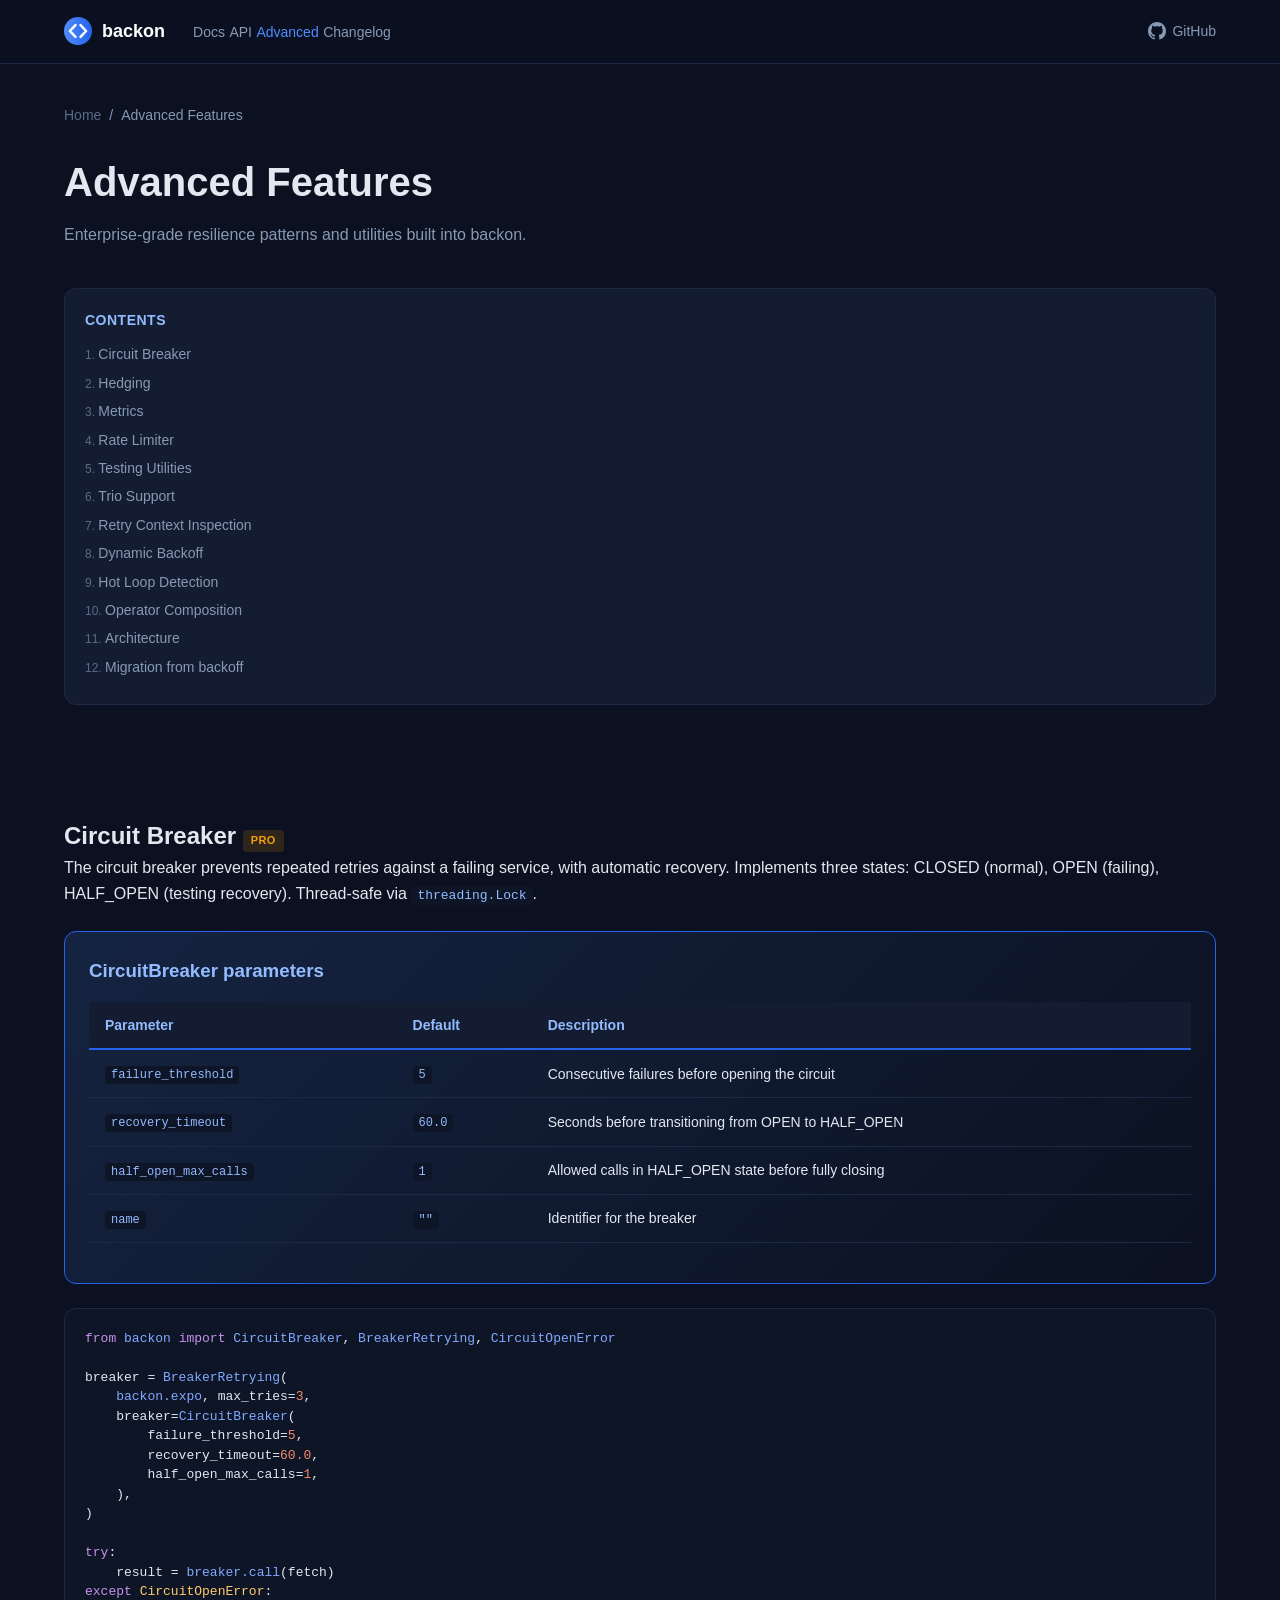
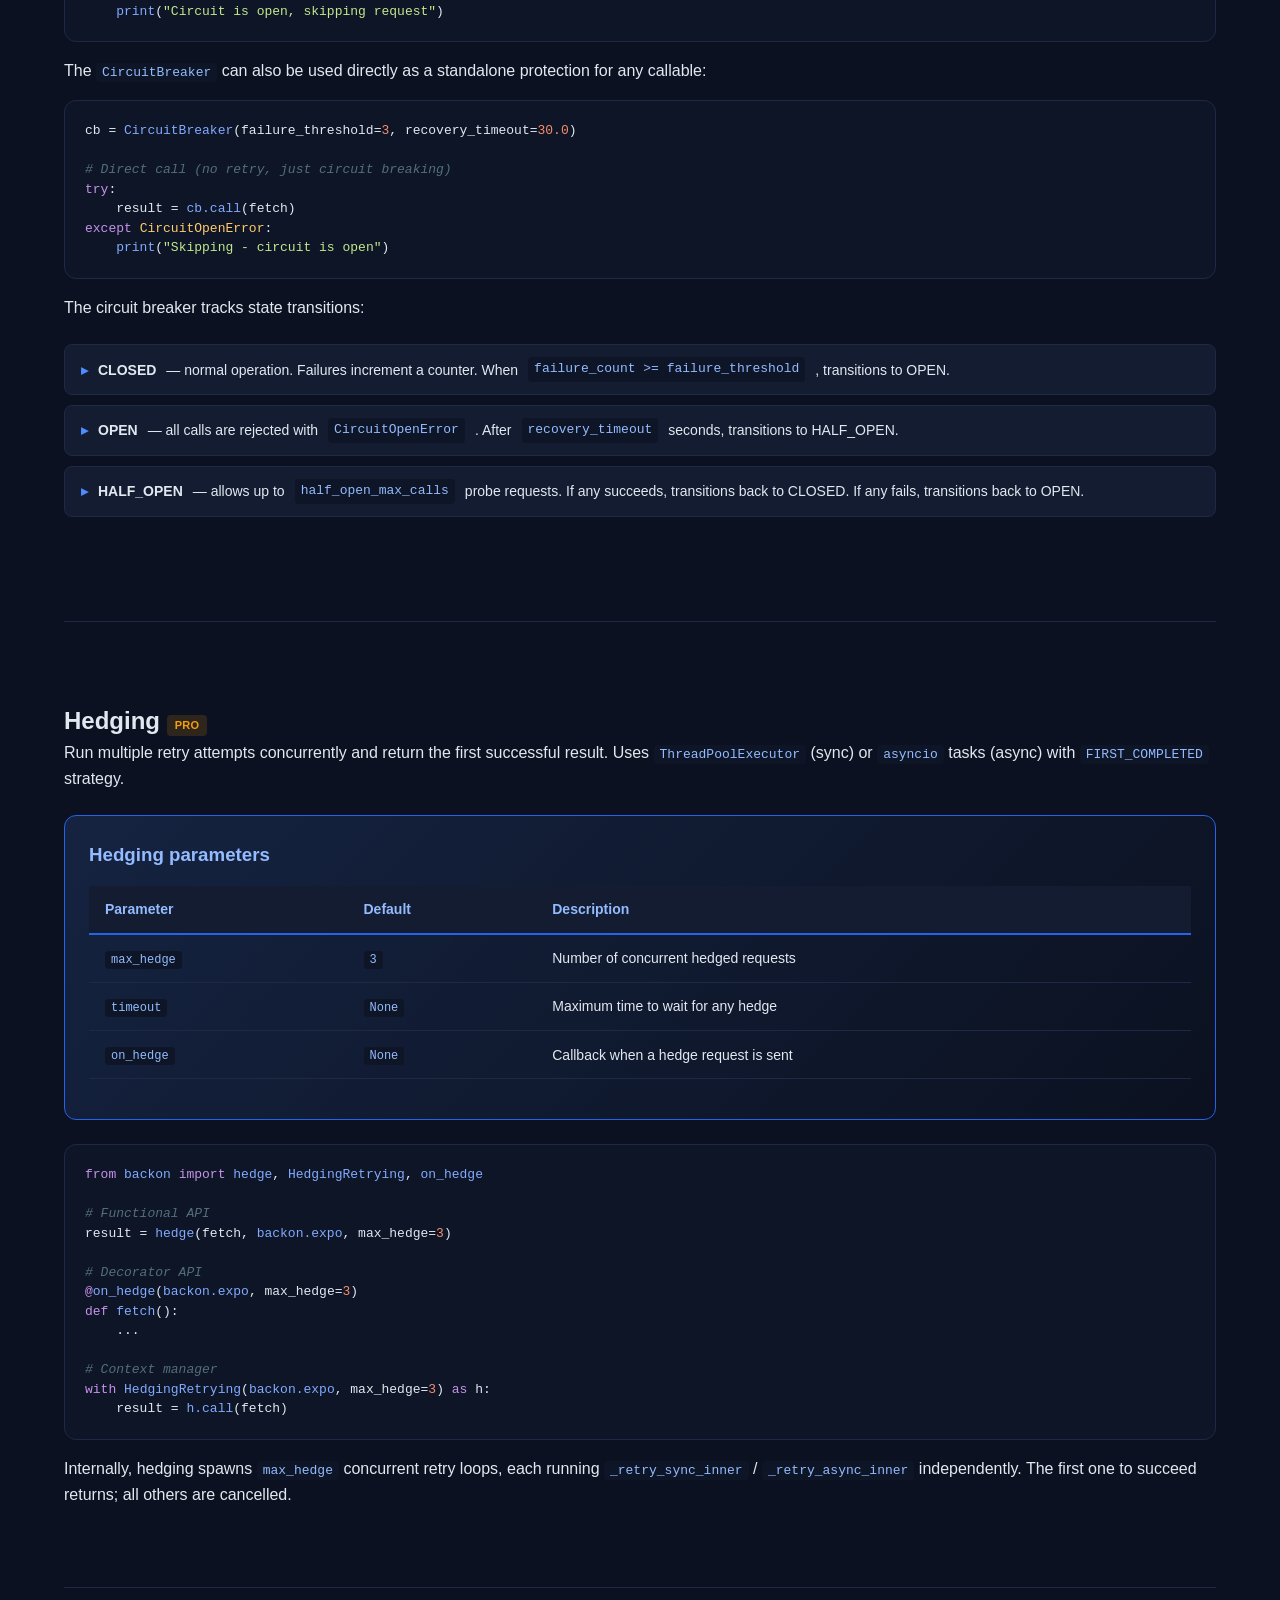
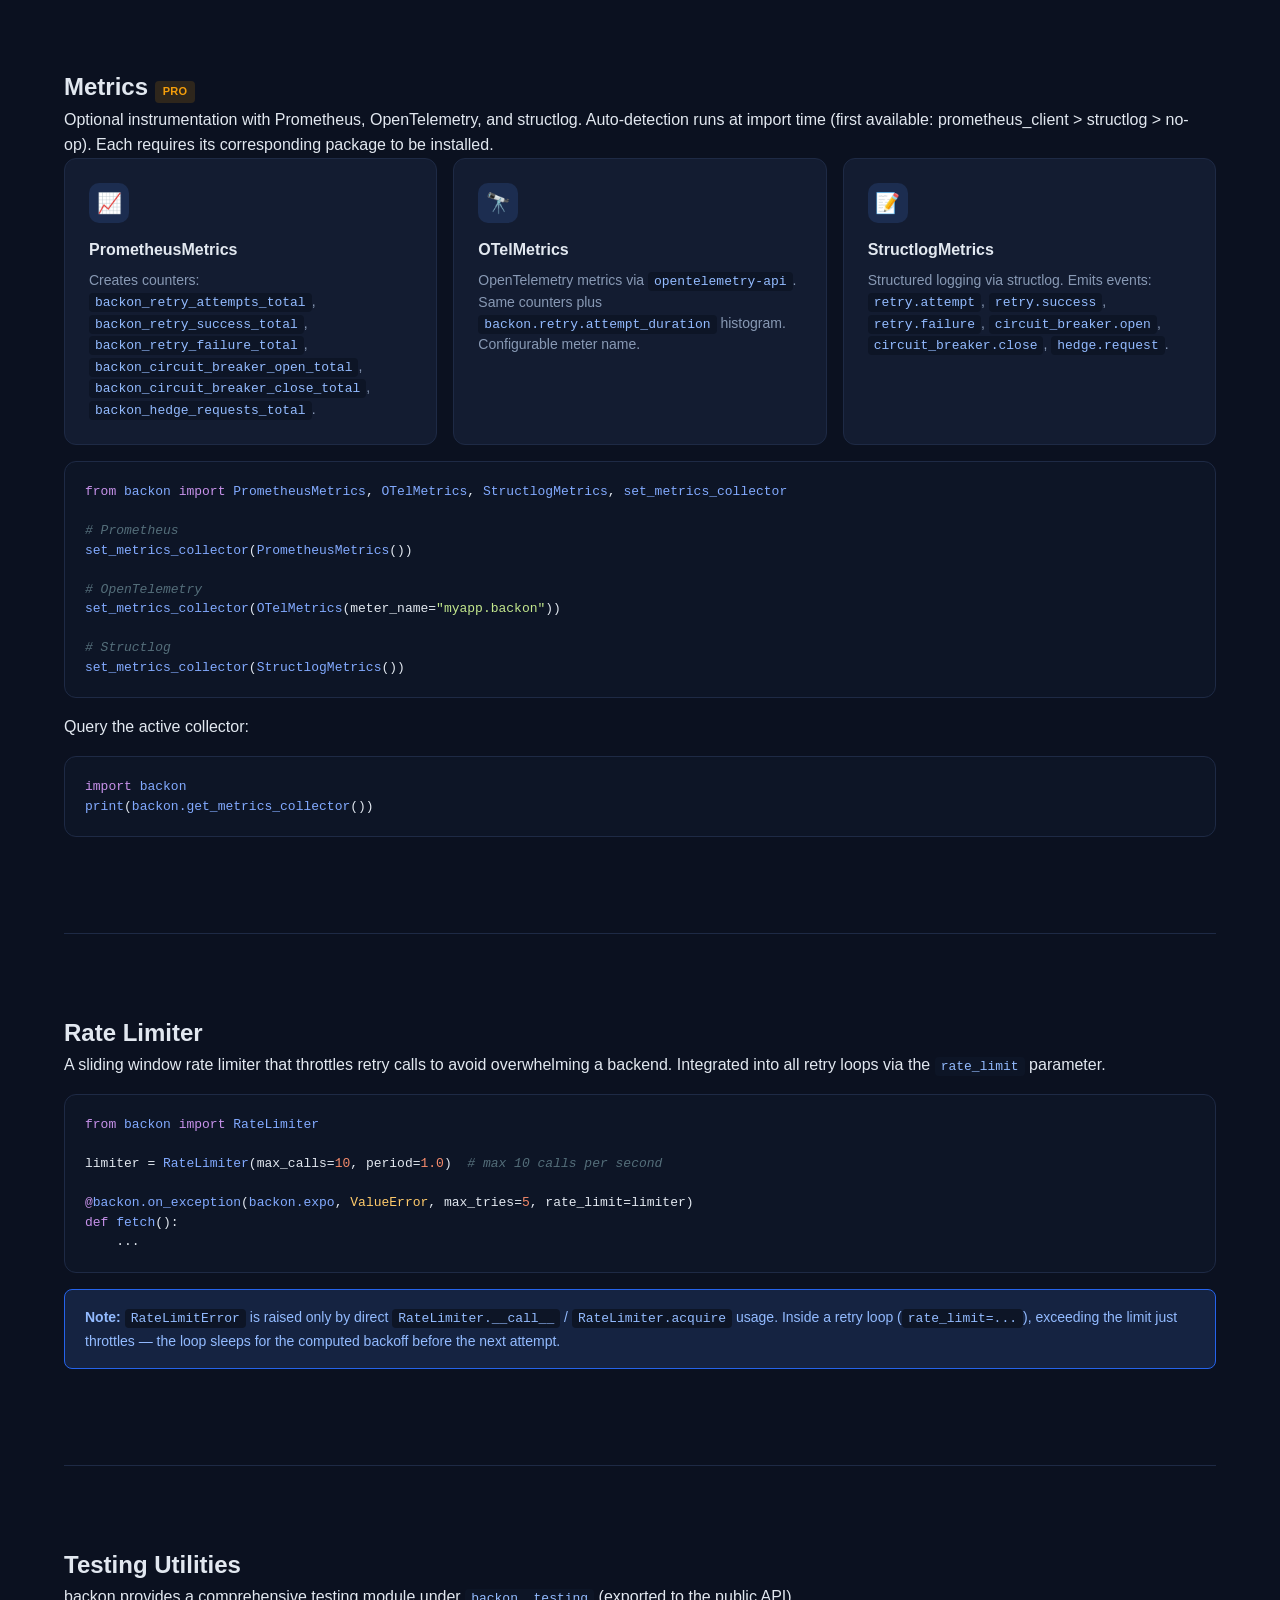
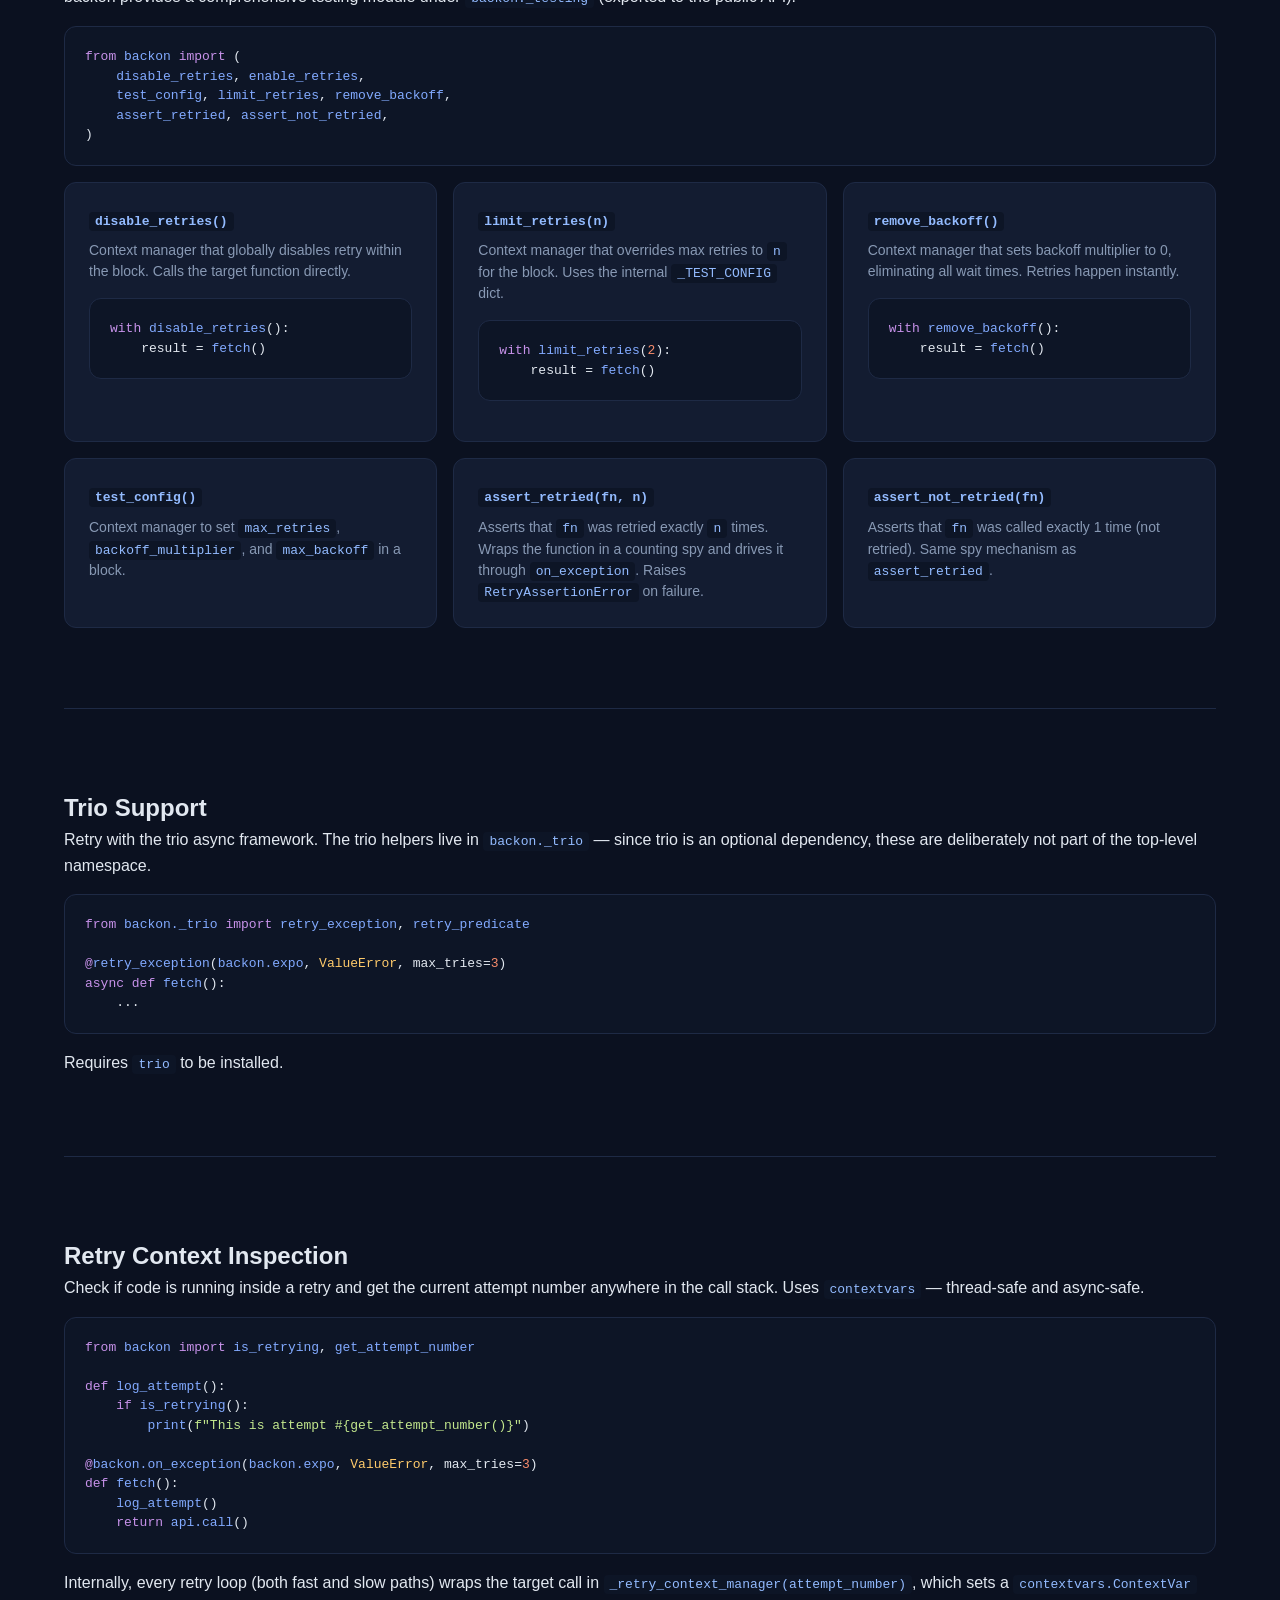
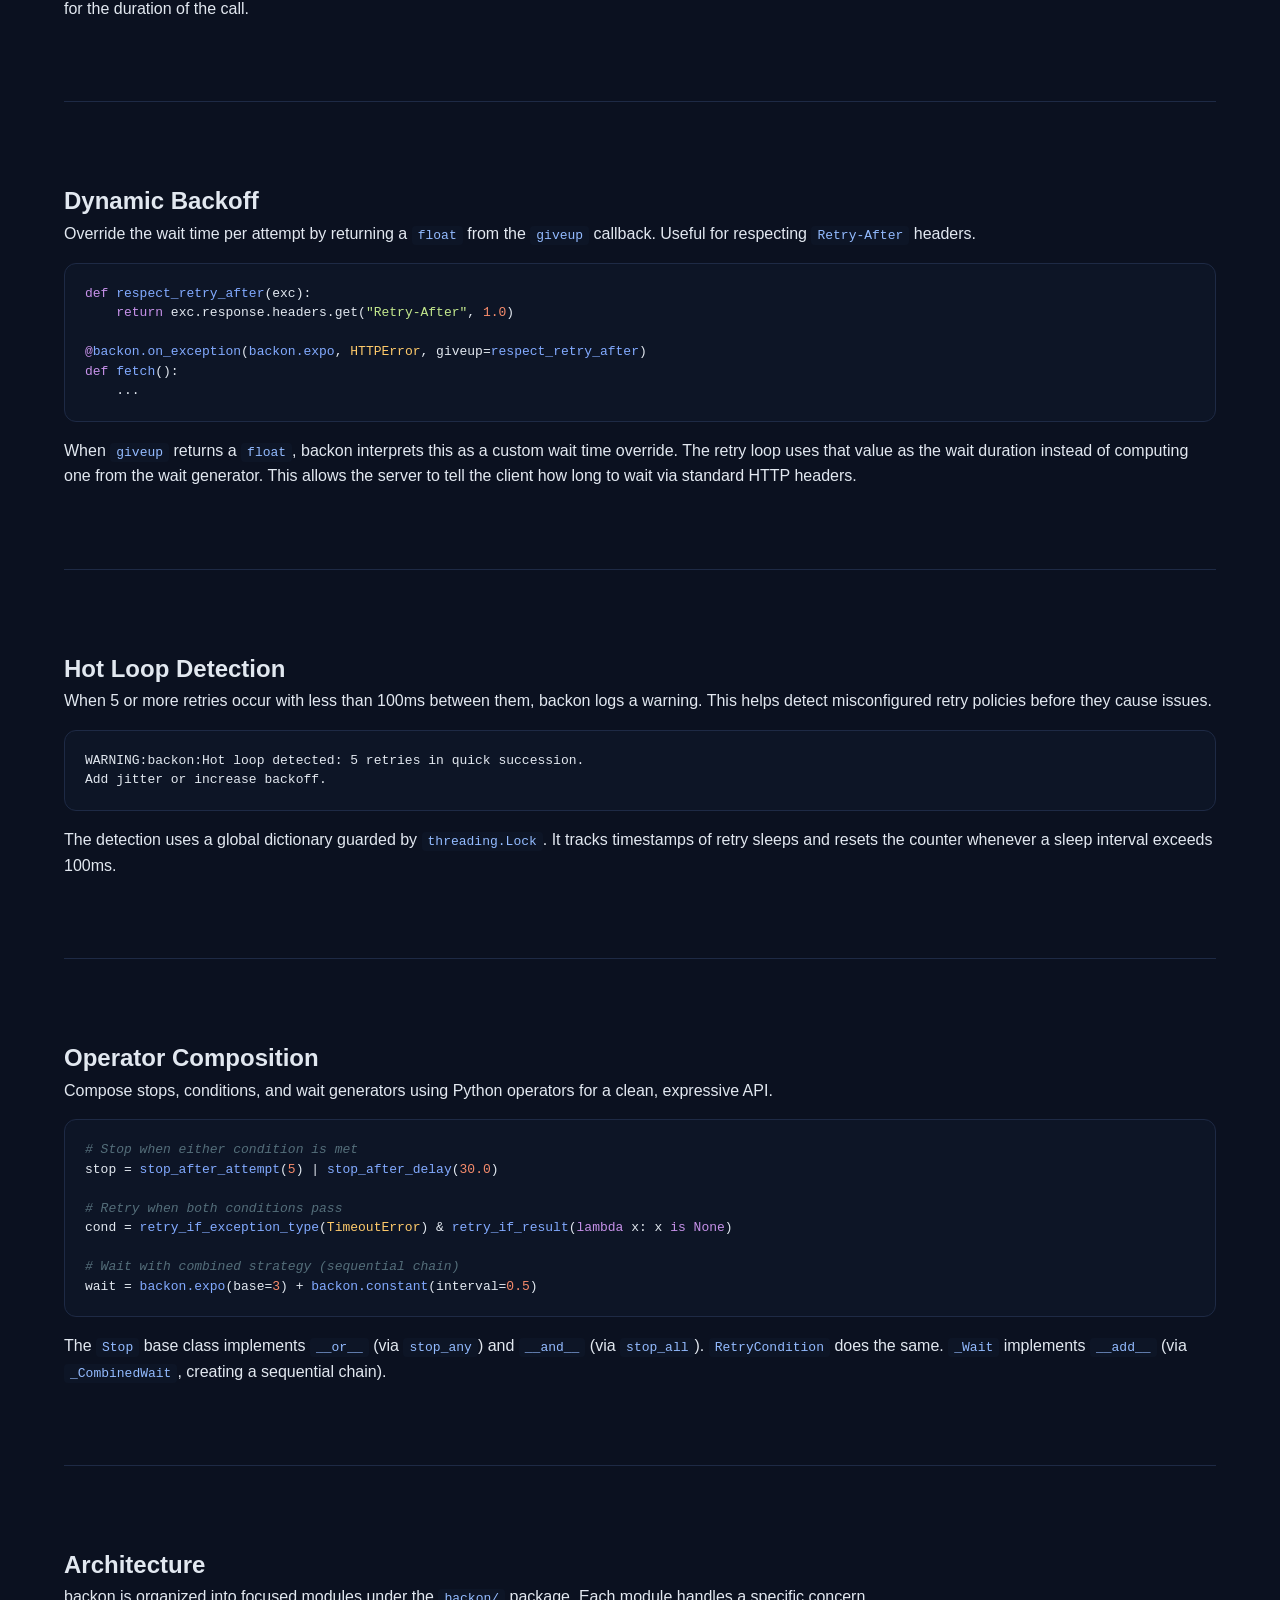
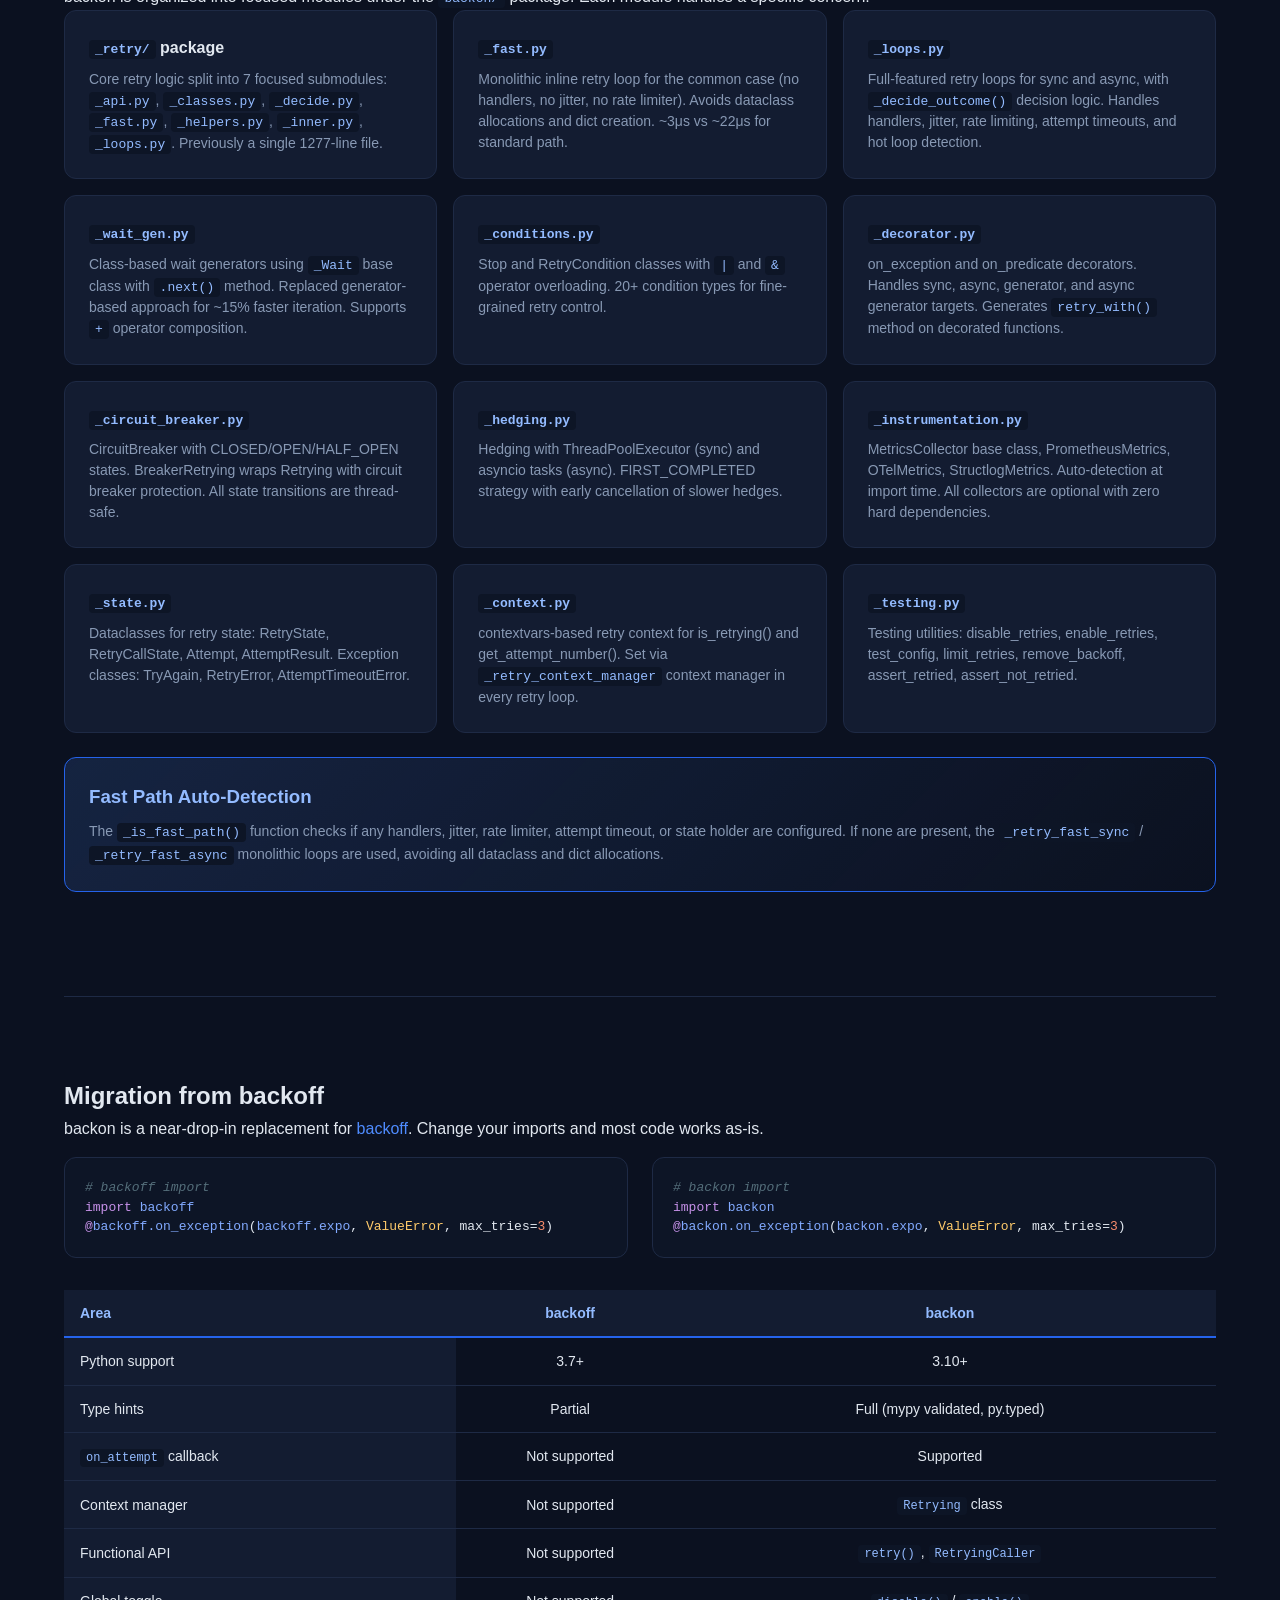
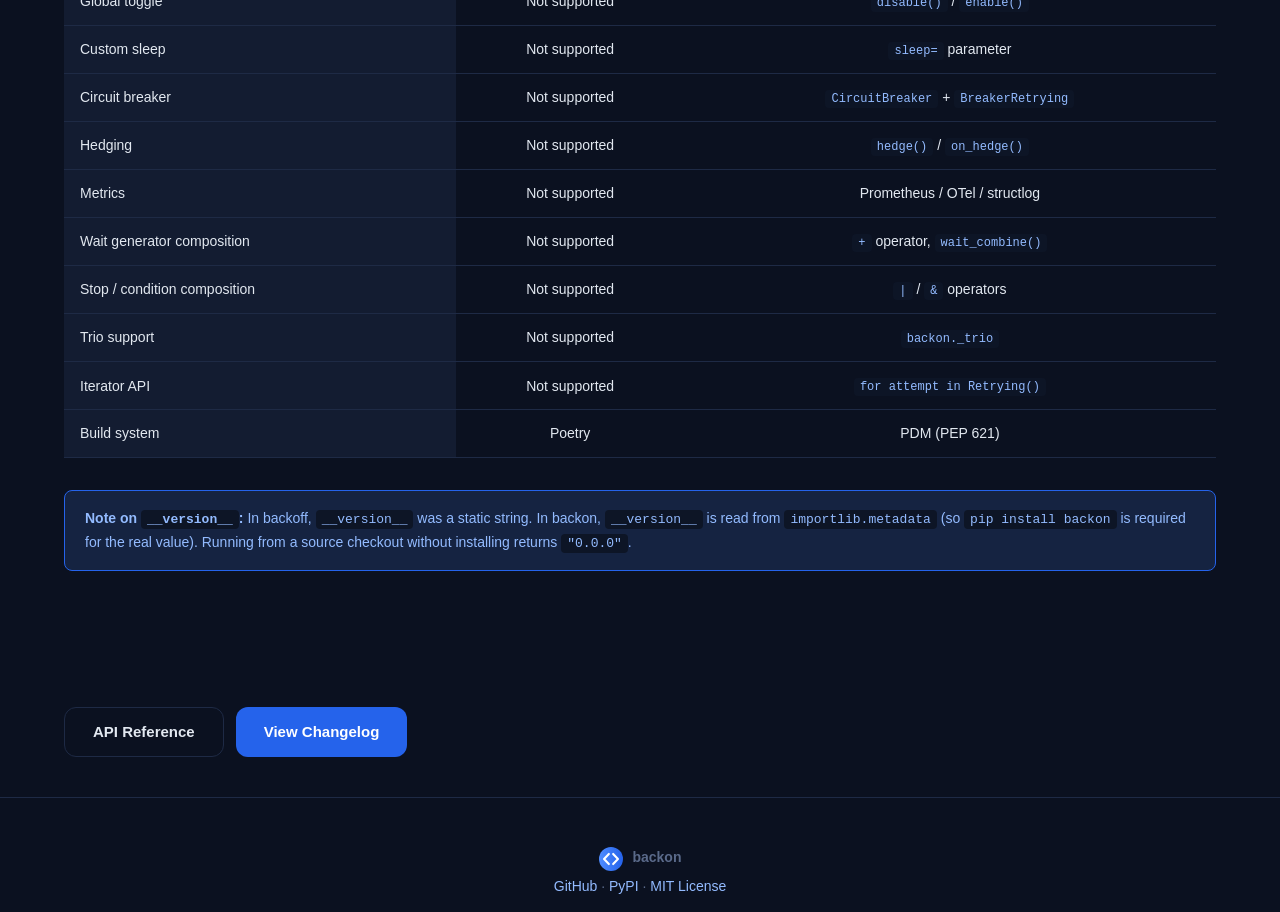
<file: docs/advanced.html>
<!DOCTYPE html>
<html lang="en">
<head>
<meta charset="UTF-8">
<meta name="viewport" content="width=device-width, initial-scale=1.0">
<title>Advanced Features — backon</title>
<meta name="description" content="Advanced backon features: circuit breaker, hedging, metrics, rate limiter, testing utilities, trio support, and more.">
<link rel="icon" href="../assets/logo.svg" type="image/svg+xml">
<link rel="stylesheet" href="../css/style.css">
</head>
<body>

<nav>
  <div class="inner">
    <a href="../" class="logo">
      <svg viewBox="0 0 500 500"><defs><linearGradient id="nl"><stop offset="0%" stop-color="#4F8CFF"/><stop offset="100%" stop-color="#2563EB"/></linearGradient></defs><circle cx="250" cy="250" r="250" fill="url(#nl)"/><g fill="none" stroke="#FFF" stroke-width="44" stroke-linecap="round" stroke-linejoin="round"><path d="M 205 145 L 105 250 L 205 355"/><path d="M 295 145 L 395 250 L 295 355"/></g></svg>
      backon
    </a>
    <div class="nav-links">
      <a href="quickstart.html" class="nav-link">Docs</a>
      <a href="api.html" class="nav-link">API</a>
      <a href="advanced.html" class="nav-link active">Advanced</a>
      <a href="changelog.html" class="nav-link">Changelog</a>
    </div>
    <div class="nav-right">
      <a href="https://github.com/Llucs/backon" class="gh-link" target="_blank">
        <svg viewBox="0 0 16 16" fill="currentColor"><path d="M8 0C3.58 0 0 3.58 0 8c0 3.54 2.29 6.53 5.47 7.59.4.07.55-.17.55-.38 0-.19-.01-.82-.01-1.49-2.01.37-2.53-.49-2.69-.94-.09-.23-.48-.94-.82-1.13-.28-.15-.68-.52-.01-.53.63-.01 1.08.58 1.23.82.72 1.21 1.87.87 2.33.66.07-.52.28-.87.51-1.07-1.78-.2-3.64-.89-3.64-3.95 0-.87.31-1.59.82-2.15-.08-.2-.36-1.02.08-2.12 0 0 .67-.21 2.2.82.64-.18 1.32-.27 2-.27.68 0 1.36.09 2 .27 1.53-1.04 2.2-.82 2.2-.82.44 1.1.16 1.92.08 2.12.51.56.82 1.27.82 2.15 0 3.07-1.87 3.75-3.65 3.95.29.25.54.73.54 1.48 0 1.07-.01 1.93-.01 2.2 0 .21.15.46.55.38A8.013 8.013 0 0016 8c0-4.42-3.58-8-8-8z"/></svg>
        GitHub
      </a>
      <button class="mobile-toggle" aria-label="Menu">
        <svg viewBox="0 0 24 24" fill="none" stroke="currentColor" stroke-width="2"><path d="M3 12h18M3 6h18M3 18h18"/></svg>
      </button>
    </div>
  </div>
</nav>

<main class="page-content">
  <div class="container">
    <div class="breadcrumb">
      <a href="../">Home</a> <span>/</span> <span>Advanced Features</span>
    </div>

    <div class="page-header">
      <h1>Advanced Features</h1>
      <p>Enterprise-grade resilience patterns and utilities built into backon.</p>
    </div>

    <div class="toc">
      <h3>Contents</h3>
      <ol>
        <li><a href="#circuit-breaker">Circuit Breaker</a></li>
        <li><a href="#hedging">Hedging</a></li>
        <li><a href="#metrics">Metrics</a></li>
        <li><a href="#rate-limiter">Rate Limiter</a></li>
        <li><a href="#testing">Testing Utilities</a></li>
        <li><a href="#trio">Trio Support</a></li>
        <li><a href="#context-inspection">Retry Context Inspection</a></li>
        <li><a href="#dynamic-backoff">Dynamic Backoff</a></li>
        <li><a href="#hot-loop">Hot Loop Detection</a></li>
        <li><a href="#operator-composition">Operator Composition</a></li>
        <li><a href="#architecture">Architecture</a></li>
        <li><a href="#migration">Migration from backoff</a></li>
      </ol>
    </div>

    <section id="circuit-breaker" class="section">
      <h2>Circuit Breaker <span class="tag tag-pro">PRO</span></h2>
      <p>The circuit breaker prevents repeated retries against a failing service, with automatic recovery. Implements three states: CLOSED (normal), OPEN (failing), HALF_OPEN (testing recovery). Thread-safe via <code>threading.Lock</code>.</p>

      <div class="highlight-box">
        <h3>CircuitBreaker parameters</h3>
        <table>
          <thead><tr><th>Parameter</th><th>Default</th><th>Description</th></tr></thead>
          <tbody>
            <tr><td><code>failure_threshold</code></td><td><code>5</code></td><td>Consecutive failures before opening the circuit</td></tr>
            <tr><td><code>recovery_timeout</code></td><td><code>60.0</code></td><td>Seconds before transitioning from OPEN to HALF_OPEN</td></tr>
            <tr><td><code>half_open_max_calls</code></td><td><code>1</code></td><td>Allowed calls in HALF_OPEN state before fully closing</td></tr>
            <tr><td><code>name</code></td><td><code>""</code></td><td>Identifier for the breaker</td></tr>
          </tbody>
        </table>
      </div>

      <pre><span class="kw">from</span> <span class="fn">backon</span> <span class="kw">import</span> <span class="fn">CircuitBreaker</span>, <span class="fn">BreakerRetrying</span>, <span class="fn">CircuitOpenError</span>

breaker = <span class="fn">BreakerRetrying</span>(
    <span class="fn">backon.expo</span>, max_tries=<span class="num">3</span>,
    breaker=<span class="fn">CircuitBreaker</span>(
        failure_threshold=<span class="num">5</span>,
        recovery_timeout=<span class="num">60.0</span>,
        half_open_max_calls=<span class="num">1</span>,
    ),
)

<span class="kw">try</span>:
    result = <span class="fn">breaker.call</span>(fetch)
<span class="kw">except</span> <span class="tp">CircuitOpenError</span>:
    <span class="fn">print</span>(<span class="str">"Circuit is open, skipping request"</span>)</pre>

      <p>The <code>CircuitBreaker</code> can also be used directly as a standalone protection for any callable:</p>
      <pre>cb = <span class="fn">CircuitBreaker</span>(failure_threshold=<span class="num">3</span>, recovery_timeout=<span class="num">30.0</span>)

<span class="cm"># Direct call (no retry, just circuit breaking)</span>
<span class="kw">try</span>:
    result = <span class="fn">cb.call</span>(fetch)
<span class="kw">except</span> <span class="tp">CircuitOpenError</span>:
    <span class="fn">print</span>(<span class="str">"Skipping - circuit is open"</span>)</pre>

      <p>The circuit breaker tracks state transitions:</p>
      <ul class="feature-list" style="grid-template-columns: 1fr;">
        <li><strong>CLOSED</strong> — normal operation. Failures increment a counter. When <code>failure_count >= failure_threshold</code>, transitions to OPEN.</li>
        <li><strong>OPEN</strong> — all calls are rejected with <code>CircuitOpenError</code>. After <code>recovery_timeout</code> seconds, transitions to HALF_OPEN.</li>
        <li><strong>HALF_OPEN</strong> — allows up to <code>half_open_max_calls</code> probe requests. If any succeeds, transitions back to CLOSED. If any fails, transitions back to OPEN.</li>
      </ul>
    </section>

    <section id="hedging" class="section">
      <h2>Hedging <span class="tag tag-pro">PRO</span></h2>
      <p>Run multiple retry attempts concurrently and return the first successful result. Uses <code>ThreadPoolExecutor</code> (sync) or <code>asyncio</code> tasks (async) with <code>FIRST_COMPLETED</code> strategy.</p>

      <div class="highlight-box">
        <h3>Hedging parameters</h3>
        <table>
          <thead><tr><th>Parameter</th><th>Default</th><th>Description</th></tr></thead>
          <tbody>
            <tr><td><code>max_hedge</code></td><td><code>3</code></td><td>Number of concurrent hedged requests</td></tr>
            <tr><td><code>timeout</code></td><td><code>None</code></td><td>Maximum time to wait for any hedge</td></tr>
            <tr><td><code>on_hedge</code></td><td><code>None</code></td><td>Callback when a hedge request is sent</td></tr>
          </tbody>
        </table>
      </div>

      <pre><span class="kw">from</span> <span class="fn">backon</span> <span class="kw">import</span> <span class="fn">hedge</span>, <span class="fn">HedgingRetrying</span>, <span class="fn">on_hedge</span>

<span class="cm"># Functional API</span>
result = <span class="fn">hedge</span>(fetch, <span class="fn">backon.expo</span>, max_hedge=<span class="num">3</span>)

<span class="cm"># Decorator API</span>
<span class="kw">@</span><span class="fn">on_hedge</span>(<span class="fn">backon.expo</span>, max_hedge=<span class="num">3</span>)
<span class="kw">def</span> <span class="fn">fetch</span>():
    ...

<span class="cm"># Context manager</span>
<span class="kw">with</span> <span class="fn">HedgingRetrying</span>(<span class="fn">backon.expo</span>, max_hedge=<span class="num">3</span>) <span class="kw">as</span> h:
    result = <span class="fn">h.call</span>(fetch)</pre>

      <p>Internally, hedging spawns <code>max_hedge</code> concurrent retry loops, each running <code>_retry_sync_inner</code> / <code>_retry_async_inner</code> independently. The first one to succeed returns; all others are cancelled.</p>
    </section>

    <section id="metrics" class="section">
      <h2>Metrics <span class="tag tag-pro">PRO</span></h2>
      <p>Optional instrumentation with Prometheus, OpenTelemetry, and structlog. Auto-detection runs at import time (first available: prometheus_client > structlog > no-op). Each requires its corresponding package to be installed.</p>

      <div class="grid-3">
        <div class="card">
          <div class="icon">📈</div>
          <h3>PrometheusMetrics</h3>
          <p>Creates counters: <code>backon_retry_attempts_total</code>, <code>backon_retry_success_total</code>, <code>backon_retry_failure_total</code>, <code>backon_circuit_breaker_open_total</code>, <code>backon_circuit_breaker_close_total</code>, <code>backon_hedge_requests_total</code>.</p>
        </div>
        <div class="card">
          <div class="icon">🔭</div>
          <h3>OTelMetrics</h3>
          <p>OpenTelemetry metrics via <code>opentelemetry-api</code>. Same counters plus <code>backon.retry.attempt_duration</code> histogram. Configurable meter name.</p>
        </div>
        <div class="card">
          <div class="icon">📝</div>
          <h3>StructlogMetrics</h3>
          <p>Structured logging via structlog. Emits events: <code>retry.attempt</code>, <code>retry.success</code>, <code>retry.failure</code>, <code>circuit_breaker.open</code>, <code>circuit_breaker.close</code>, <code>hedge.request</code>.</p>
        </div>
      </div>

      <pre><span class="kw">from</span> <span class="fn">backon</span> <span class="kw">import</span> <span class="fn">PrometheusMetrics</span>, <span class="fn">OTelMetrics</span>, <span class="fn">StructlogMetrics</span>, <span class="fn">set_metrics_collector</span>

<span class="cm"># Prometheus</span>
<span class="fn">set_metrics_collector</span>(<span class="fn">PrometheusMetrics</span>())

<span class="cm"># OpenTelemetry</span>
<span class="fn">set_metrics_collector</span>(<span class="fn">OTelMetrics</span>(meter_name=<span class="str">"myapp.backon"</span>))

<span class="cm"># Structlog</span>
<span class="fn">set_metrics_collector</span>(<span class="fn">StructlogMetrics</span>())</pre>

      <p>Query the active collector:</p>
      <pre><span class="kw">import</span> <span class="fn">backon</span>
<span class="fn">print</span>(<span class="fn">backon.get_metrics_collector</span>())</pre>
    </section>

    <section id="rate-limiter" class="section">
      <h2>Rate Limiter</h2>
      <p>A sliding window rate limiter that throttles retry calls to avoid overwhelming a backend. Integrated into all retry loops via the <code>rate_limit</code> parameter.</p>

      <pre><span class="kw">from</span> <span class="fn">backon</span> <span class="kw">import</span> <span class="fn">RateLimiter</span>

limiter = <span class="fn">RateLimiter</span>(max_calls=<span class="num">10</span>, period=<span class="num">1.0</span>)  <span class="cm"># max 10 calls per second</span>

<span class="kw">@</span><span class="fn">backon.on_exception</span>(<span class="fn">backon.expo</span>, <span class="tp">ValueError</span>, max_tries=<span class="num">5</span>, rate_limit=limiter)
<span class="kw">def</span> <span class="fn">fetch</span>():
    ...</pre>

      <div class="alert alert-info">
        <strong>Note:</strong> <code>RateLimitError</code> is raised only by direct <code>RateLimiter.__call__</code> / <code>RateLimiter.acquire</code> usage. Inside a retry loop (<code>rate_limit=...</code>), exceeding the limit just throttles — the loop sleeps for the computed backoff before the next attempt.
      </div>
    </section>

    <section id="testing" class="section">
      <h2>Testing Utilities</h2>
      <p>backon provides a comprehensive testing module under <code>backon._testing</code> (exported to the public API).</p>

      <pre><span class="kw">from</span> <span class="fn">backon</span> <span class="kw">import</span> (
    <span class="fn">disable_retries</span>, <span class="fn">enable_retries</span>,
    <span class="fn">test_config</span>, <span class="fn">limit_retries</span>, <span class="fn">remove_backoff</span>,
    <span class="fn">assert_retried</span>, <span class="fn">assert_not_retried</span>,
)</pre>

      <div class="grid-2">
        <div class="card">
          <h3><code>disable_retries()</code></h3>
          <p>Context manager that globally disables retry within the block. Calls the target function directly.</p>
          <pre><span class="kw">with</span> <span class="fn">disable_retries</span>():
    result = <span class="fn">fetch</span>()</pre>
        </div>
        <div class="card">
          <h3><code>limit_retries(n)</code></h3>
          <p>Context manager that overrides max retries to <code>n</code> for the block. Uses the internal <code>_TEST_CONFIG</code> dict.</p>
          <pre><span class="kw">with</span> <span class="fn">limit_retries</span>(<span class="num">2</span>):
    result = <span class="fn">fetch</span>()</pre>
        </div>
        <div class="card">
          <h3><code>remove_backoff()</code></h3>
          <p>Context manager that sets backoff multiplier to 0, eliminating all wait times. Retries happen instantly.</p>
          <pre><span class="kw">with</span> <span class="fn">remove_backoff</span>():
    result = <span class="fn">fetch</span>()</pre>
        </div>
        <div class="card">
          <h3><code>test_config()</code></h3>
          <p>Context manager to set <code>max_retries</code>, <code>backoff_multiplier</code>, and <code>max_backoff</code> in a block.</p>
        </div>
        <div class="card">
          <h3><code>assert_retried(fn, n)</code></h3>
          <p>Asserts that <code>fn</code> was retried exactly <code>n</code> times. Wraps the function in a counting spy and drives it through <code>on_exception</code>. Raises <code>RetryAssertionError</code> on failure.</p>
        </div>
        <div class="card">
          <h3><code>assert_not_retried(fn)</code></h3>
          <p>Asserts that <code>fn</code> was called exactly 1 time (not retried). Same spy mechanism as <code>assert_retried</code>.</p>
        </div>
      </div>
    </section>

    <section id="trio" class="section">
      <h2>Trio Support</h2>
      <p>Retry with the trio async framework. The trio helpers live in <code>backon._trio</code> — since trio is an optional dependency, these are deliberately not part of the top-level namespace.</p>

      <pre><span class="kw">from</span> <span class="fn">backon._trio</span> <span class="kw">import</span> <span class="fn">retry_exception</span>, <span class="fn">retry_predicate</span>

<span class="kw">@</span><span class="fn">retry_exception</span>(<span class="fn">backon.expo</span>, <span class="tp">ValueError</span>, max_tries=<span class="num">3</span>)
<span class="kw">async def</span> <span class="fn">fetch</span>():
    ...</pre>

      <p>Requires <code>trio</code> to be installed.</p>
    </section>

    <section id="context-inspection" class="section">
      <h2>Retry Context Inspection</h2>
      <p>Check if code is running inside a retry and get the current attempt number anywhere in the call stack. Uses <code>contextvars</code> — thread-safe and async-safe.</p>

      <pre><span class="kw">from</span> <span class="fn">backon</span> <span class="kw">import</span> <span class="fn">is_retrying</span>, <span class="fn">get_attempt_number</span>

<span class="kw">def</span> <span class="fn">log_attempt</span>():
    <span class="kw">if</span> <span class="fn">is_retrying</span>():
        <span class="fn">print</span>(<span class="str">f"This is attempt #{get_attempt_number()}"</span>)

<span class="kw">@</span><span class="fn">backon.on_exception</span>(<span class="fn">backon.expo</span>, <span class="tp">ValueError</span>, max_tries=<span class="num">3</span>)
<span class="kw">def</span> <span class="fn">fetch</span>():
    <span class="fn">log_attempt</span>()
    <span class="kw">return</span> <span class="fn">api.call</span>()</pre>

      <p>Internally, every retry loop (both fast and slow paths) wraps the target call in <code>_retry_context_manager(attempt_number)</code>, which sets a <code>contextvars.ContextVar</code> for the duration of the call.</p>
    </section>

    <section id="dynamic-backoff" class="section">
      <h2>Dynamic Backoff</h2>
      <p>Override the wait time per attempt by returning a <code>float</code> from the <code>giveup</code> callback. Useful for respecting <code>Retry-After</code> headers.</p>

      <pre><span class="kw">def</span> <span class="fn">respect_retry_after</span>(exc):
    <span class="kw">return</span> exc.response.headers.get(<span class="str">"Retry-After"</span>, <span class="num">1.0</span>)

<span class="kw">@</span><span class="fn">backon.on_exception</span>(<span class="fn">backon.expo</span>, <span class="tp">HTTPError</span>, giveup=<span class="fn">respect_retry_after</span>)
<span class="kw">def</span> <span class="fn">fetch</span>():
    ...</pre>

      <p>When <code>giveup</code> returns a <code>float</code>, backon interprets this as a custom wait time override. The retry loop uses that value as the wait duration instead of computing one from the wait generator. This allows the server to tell the client how long to wait via standard HTTP headers.</p>
    </section>

    <section id="hot-loop" class="section">
      <h2>Hot Loop Detection</h2>
      <p>When 5 or more retries occur with less than 100ms between them, backon logs a warning. This helps detect misconfigured retry policies before they cause issues.</p>

      <pre>WARNING:backon:Hot loop detected: 5 retries in quick succession.
Add jitter or increase backoff.</pre>

      <p>The detection uses a global dictionary guarded by <code>threading.Lock</code>. It tracks timestamps of retry sleeps and resets the counter whenever a sleep interval exceeds 100ms.</p>
    </section>

    <section id="operator-composition" class="section">
      <h2>Operator Composition</h2>
      <p>Compose stops, conditions, and wait generators using Python operators for a clean, expressive API.</p>

      <pre><span class="cm"># Stop when either condition is met</span>
stop = <span class="fn">stop_after_attempt</span>(<span class="num">5</span>) | <span class="fn">stop_after_delay</span>(<span class="num">30.0</span>)

<span class="cm"># Retry when both conditions pass</span>
cond = <span class="fn">retry_if_exception_type</span>(<span class="tp">TimeoutError</span>) & <span class="fn">retry_if_result</span>(<span class="kw">lambda</span> x: x <span class="kw">is</span> <span class="kw">None</span>)

<span class="cm"># Wait with combined strategy (sequential chain)</span>
wait = <span class="fn">backon.expo</span>(base=<span class="num">3</span>) + <span class="fn">backon.constant</span>(interval=<span class="num">0.5</span>)</pre>

      <p>The <code>Stop</code> base class implements <code>__or__</code> (via <code>stop_any</code>) and <code>__and__</code> (via <code>stop_all</code>). <code>RetryCondition</code> does the same. <code>_Wait</code> implements <code>__add__</code> (via <code>_CombinedWait</code>, creating a sequential chain).</p>
    </section>

    <section id="architecture" class="section">
      <h2>Architecture</h2>
      <p>backon is organized into focused modules under the <code>backon/</code> package. Each module handles a specific concern.</p>

      <div class="grid-3">
        <div class="card">
          <h3><code>_retry/</code> package</h3>
          <p>Core retry logic split into 7 focused submodules: <code>_api.py</code>, <code>_classes.py</code>, <code>_decide.py</code>, <code>_fast.py</code>, <code>_helpers.py</code>, <code>_inner.py</code>, <code>_loops.py</code>. Previously a single 1277-line file.</p>
        </div>
        <div class="card">
          <h3><code>_fast.py</code></h3>
          <p>Monolithic inline retry loop for the common case (no handlers, no jitter, no rate limiter). Avoids dataclass allocations and dict creation. ~3&mu;s vs ~22&mu;s for standard path.</p>
        </div>
        <div class="card">
          <h3><code>_loops.py</code></h3>
          <p>Full-featured retry loops for sync and async, with <code>_decide_outcome()</code> decision logic. Handles handlers, jitter, rate limiting, attempt timeouts, and hot loop detection.</p>
        </div>
        <div class="card">
          <h3><code>_wait_gen.py</code></h3>
          <p>Class-based wait generators using <code>_Wait</code> base class with <code>.next()</code> method. Replaced generator-based approach for ~15% faster iteration. Supports <code>+</code> operator composition.</p>
        </div>
        <div class="card">
          <h3><code>_conditions.py</code></h3>
          <p>Stop and RetryCondition classes with <code>|</code> and <code>&amp;</code> operator overloading. 20+ condition types for fine-grained retry control.</p>
        </div>
        <div class="card">
          <h3><code>_decorator.py</code></h3>
          <p>on_exception and on_predicate decorators. Handles sync, async, generator, and async generator targets. Generates <code>retry_with()</code> method on decorated functions.</p>
        </div>
        <div class="card">
          <h3><code>_circuit_breaker.py</code></h3>
          <p>CircuitBreaker with CLOSED/OPEN/HALF_OPEN states. BreakerRetrying wraps Retrying with circuit breaker protection. All state transitions are thread-safe.</p>
        </div>
        <div class="card">
          <h3><code>_hedging.py</code></h3>
          <p>Hedging with ThreadPoolExecutor (sync) and asyncio tasks (async). FIRST_COMPLETED strategy with early cancellation of slower hedges.</p>
        </div>
        <div class="card">
          <h3><code>_instrumentation.py</code></h3>
          <p>MetricsCollector base class, PrometheusMetrics, OTelMetrics, StructlogMetrics. Auto-detection at import time. All collectors are optional with zero hard dependencies.</p>
        </div>
        <div class="card">
          <h3><code>_state.py</code></h3>
          <p>Dataclasses for retry state: RetryState, RetryCallState, Attempt, AttemptResult. Exception classes: TryAgain, RetryError, AttemptTimeoutError.</p>
        </div>
        <div class="card">
          <h3><code>_context.py</code></h3>
          <p>contextvars-based retry context for is_retrying() and get_attempt_number(). Set via <code>_retry_context_manager</code> context manager in every retry loop.</p>
        </div>
        <div class="card">
          <h3><code>_testing.py</code></h3>
          <p>Testing utilities: disable_retries, enable_retries, test_config, limit_retries, remove_backoff, assert_retried, assert_not_retried.</p>
        </div>
      </div>

      <div class="highlight-box">
        <h3>Fast Path Auto-Detection</h3>
        <p>The <code>_is_fast_path()</code> function checks if any handlers, jitter, rate limiter, attempt timeout, or state holder are configured. If none are present, the <code>_retry_fast_sync</code> / <code>_retry_fast_async</code> monolithic loops are used, avoiding all dataclass and dict allocations.</p>
      </div>
    </section>

    <section id="migration" class="section">
      <h2>Migration from backoff</h2>
      <p>backon is a near-drop-in replacement for <a href="https://github.com/litl/backoff" target="_blank">backoff</a>. Change your imports and most code works as-is.</p>

      <div class="side-by-side">
        <pre><span class="cm"># backoff import</span>
<span class="kw">import</span> <span class="fn">backoff</span>
<span class="kw">@</span><span class="fn">backoff.on_exception</span>(<span class="fn">backoff.expo</span>, <span class="tp">ValueError</span>, max_tries=<span class="num">3</span>)</pre>
        <pre><span class="cm"># backon import</span>
<span class="kw">import</span> <span class="fn">backon</span>
<span class="kw">@</span><span class="fn">backon.on_exception</span>(<span class="fn">backon.expo</span>, <span class="tp">ValueError</span>, max_tries=<span class="num">3</span>)</pre>
      </div>

      <div class="table-wrap">
      <table class="comparison-table">
        <thead><tr><th>Area</th><th>backoff</th><th>backon</th></tr></thead>
        <tbody>
          <tr><td>Python support</td><td>3.7+</td><td>3.10+</td></tr>
          <tr><td>Type hints</td><td>Partial</td><td>Full (mypy validated, py.typed)</td></tr>
          <tr><td><code>on_attempt</code> callback</td><td>Not supported</td><td>Supported</td></tr>
          <tr><td>Context manager</td><td>Not supported</td><td><code>Retrying</code> class</td></tr>
          <tr><td>Functional API</td><td>Not supported</td><td><code>retry()</code>, <code>RetryingCaller</code></td></tr>
          <tr><td>Global toggle</td><td>Not supported</td><td><code>disable()</code> / <code>enable()</code></td></tr>
          <tr><td>Custom sleep</td><td>Not supported</td><td><code>sleep=</code> parameter</td></tr>
          <tr><td>Circuit breaker</td><td>Not supported</td><td><code>CircuitBreaker</code> + <code>BreakerRetrying</code></td></tr>
          <tr><td>Hedging</td><td>Not supported</td><td><code>hedge()</code> / <code>on_hedge()</code></td></tr>
          <tr><td>Metrics</td><td>Not supported</td><td>Prometheus / OTel / structlog</td></tr>
          <tr><td>Wait generator composition</td><td>Not supported</td><td><code>+</code> operator, <code>wait_combine()</code></td></tr>
          <tr><td>Stop / condition composition</td><td>Not supported</td><td><code>|</code> / <code>&amp;</code> operators</td></tr>
          <tr><td>Trio support</td><td>Not supported</td><td><code>backon._trio</code></td></tr>
          <tr><td>Iterator API</td><td>Not supported</td><td><code>for attempt in Retrying()</code></td></tr>
          <tr><td>Build system</td><td>Poetry</td><td>PDM (PEP 621)</td></tr>
        </tbody>
      </table>
      </div>

      <div class="alert alert-info">
        <strong>Note on <code>__version__</code>:</strong> In backoff, <code>__version__</code> was a static string. In backon, <code>__version__</code> is read from <code>importlib.metadata</code> (so <code>pip install backon</code> is required for the real value). Running from a source checkout without installing returns <code>"0.0.0"</code>.
      </div>
    </section>

    <div style="margin: 40px 0; display: flex; gap: 12px;">
      <a href="api.html" class="btn btn-outline">API Reference</a>
      <a href="changelog.html" class="btn btn-primary">View Changelog</a>
    </div>
  </div>
</main>

<footer>
  <p>
    <svg viewBox="0 0 500 500" class="footer-logo"><defs><linearGradient id="fl"><stop offset="0%" stop-color="#4F8CFF"/><stop offset="100%" stop-color="#2563EB"/></linearGradient></defs><circle cx="250" cy="250" r="250" fill="url(#fl)"/><g fill="none" stroke="#FFF" stroke-width="44" stroke-linecap="round" stroke-linejoin="round"><path d="M 205 145 L 105 250 L 205 355"/><path d="M 295 145 L 395 250 L 295 355"/></g></svg>
    <strong>backon</strong>
  </p>
  <p style="margin-top: 4px;">
    <a href="https://github.com/Llucs/backon" target="_blank">GitHub</a> &middot;
    <a href="https://pypi.org/project/backon/" target="_blank">PyPI</a> &middot;
    <a href="https://github.com/Llucs/backon/blob/main/LICENSE" target="_blank">MIT License</a>
  </p>
</footer>

<script src="../js/main.js"></script>
</body>
</html>
</file>
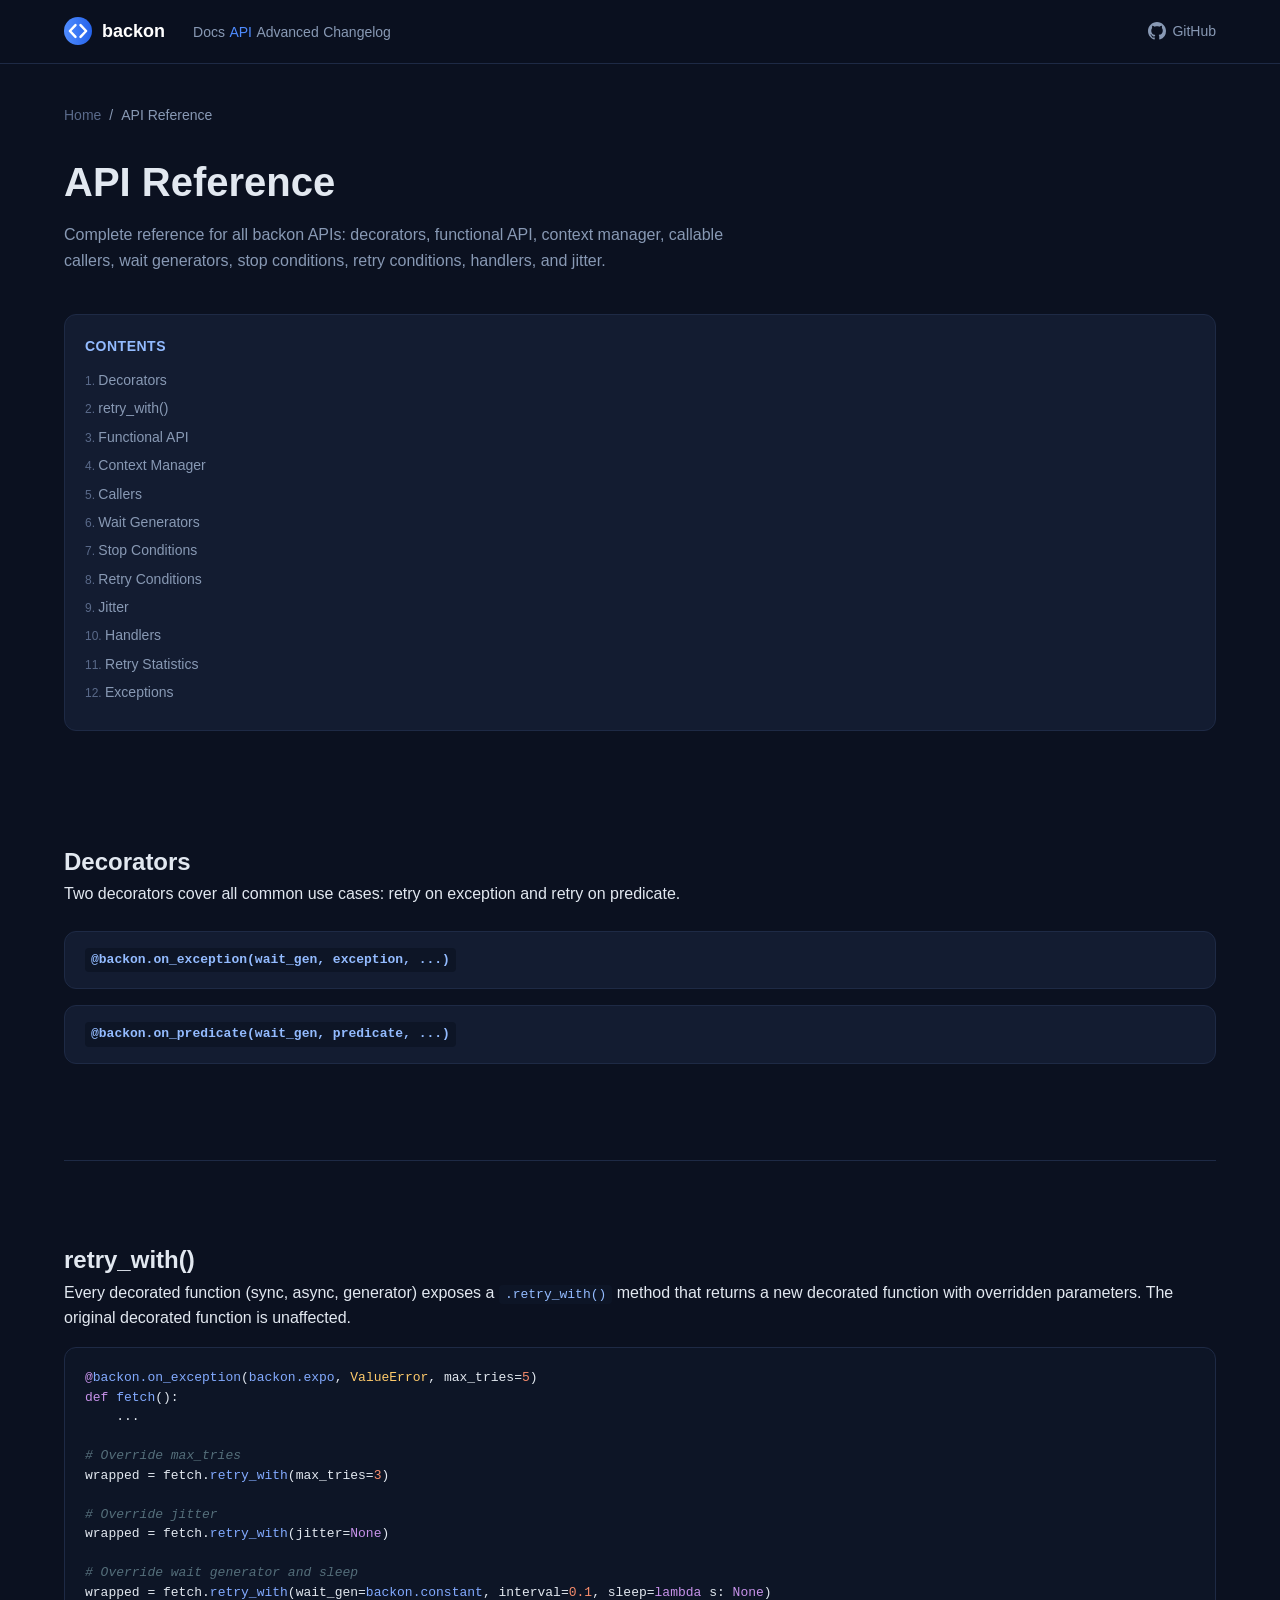
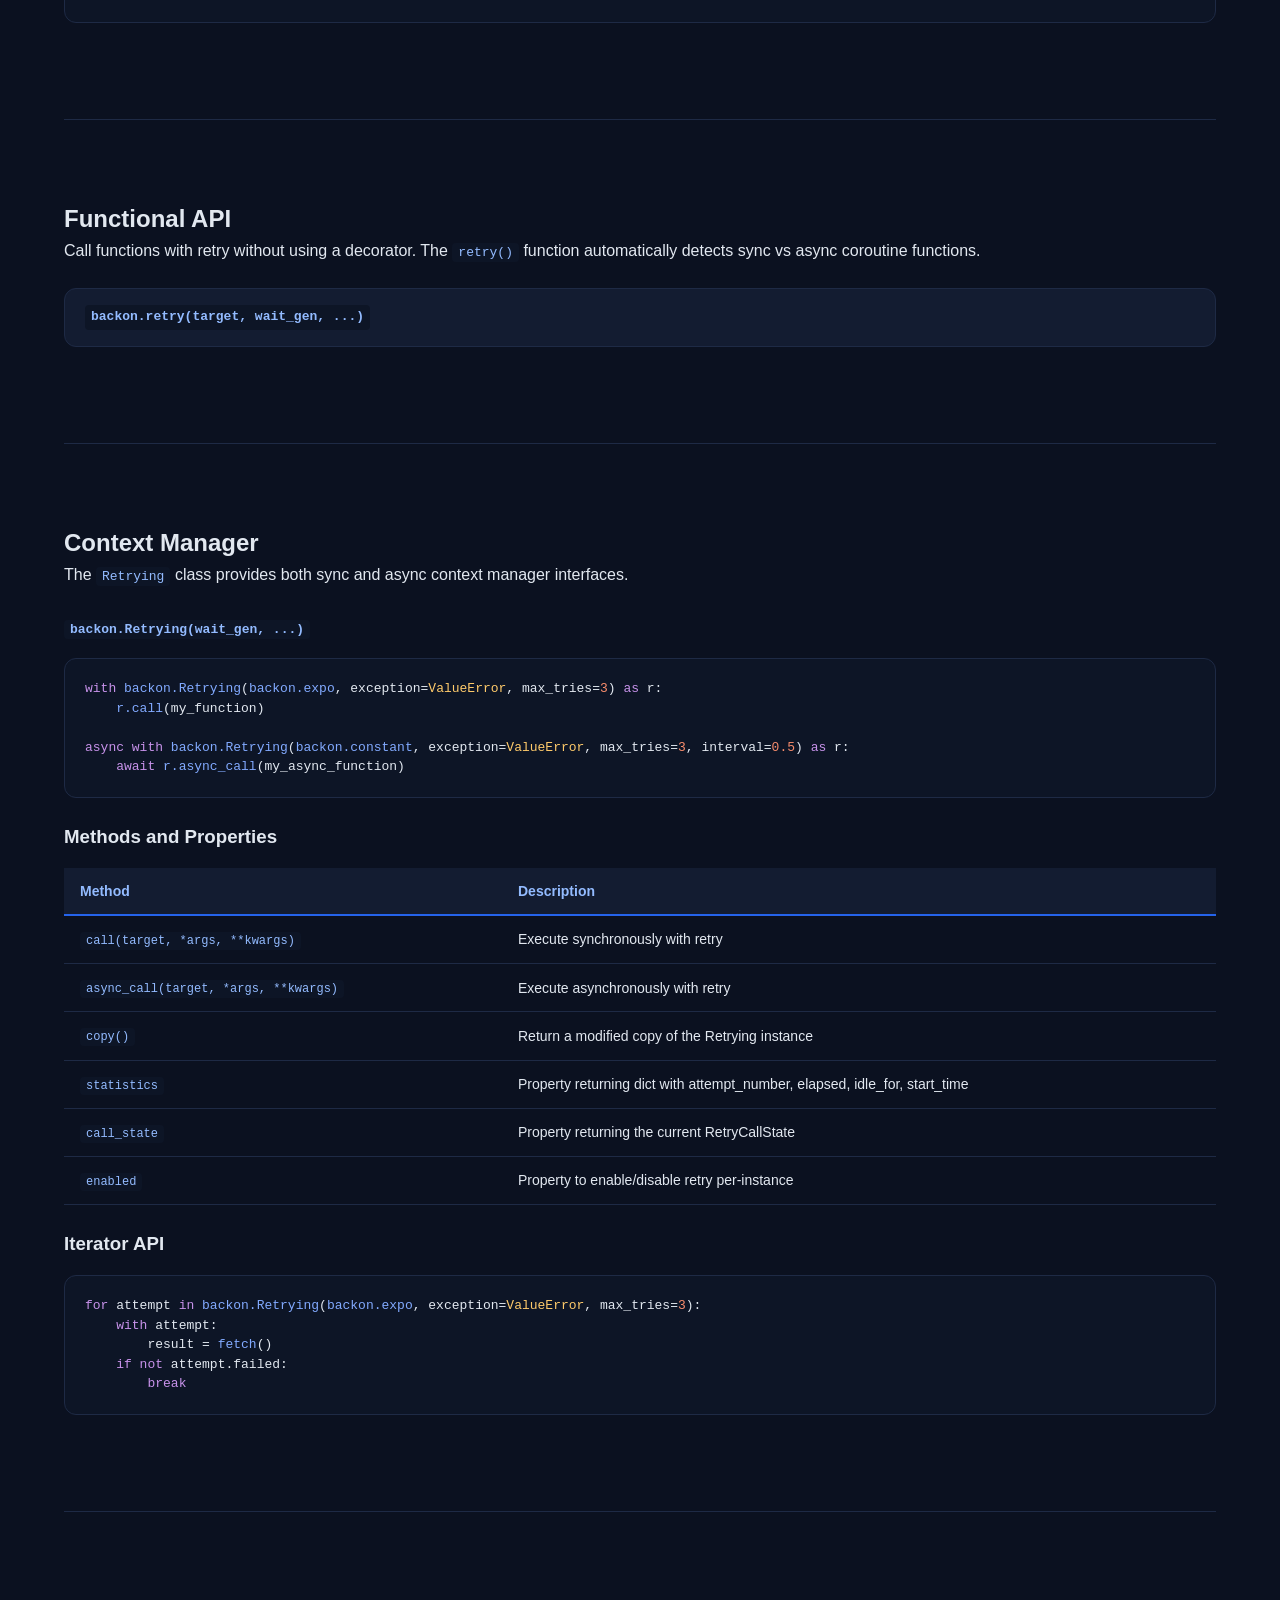
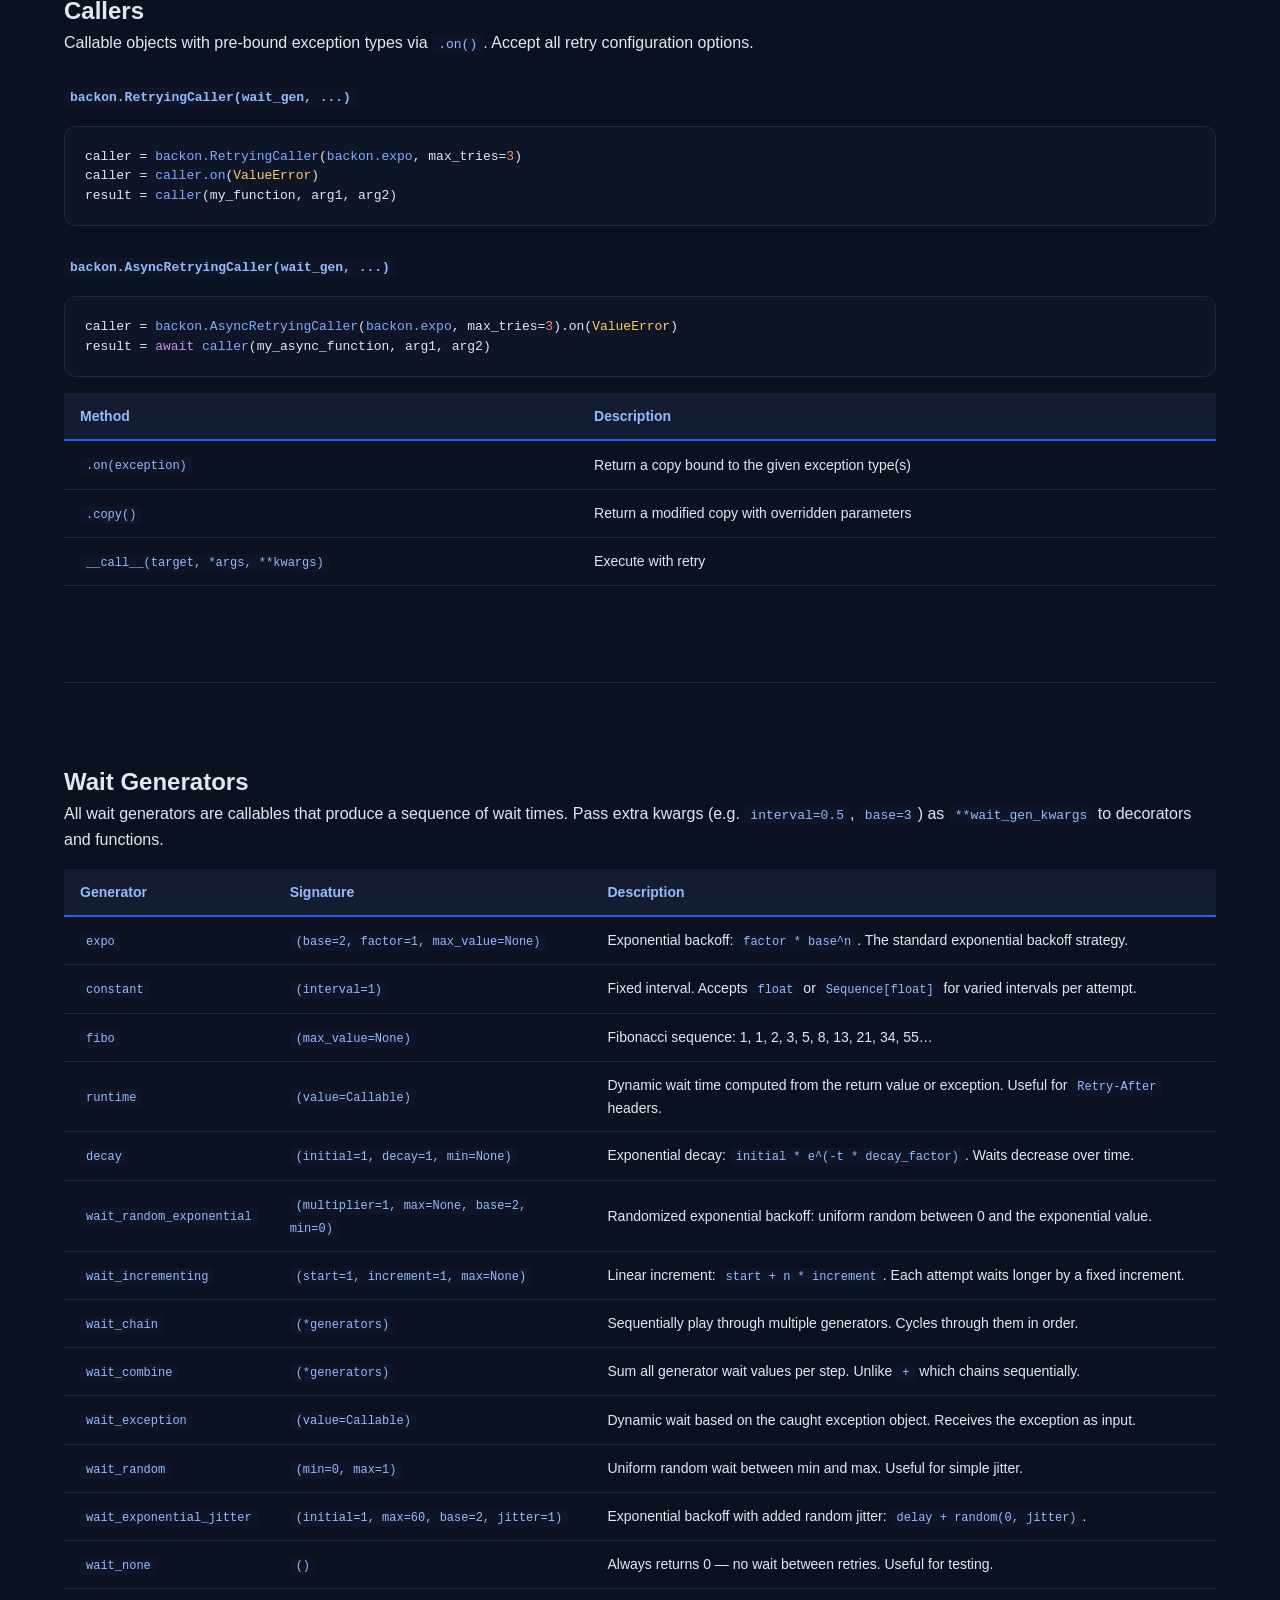
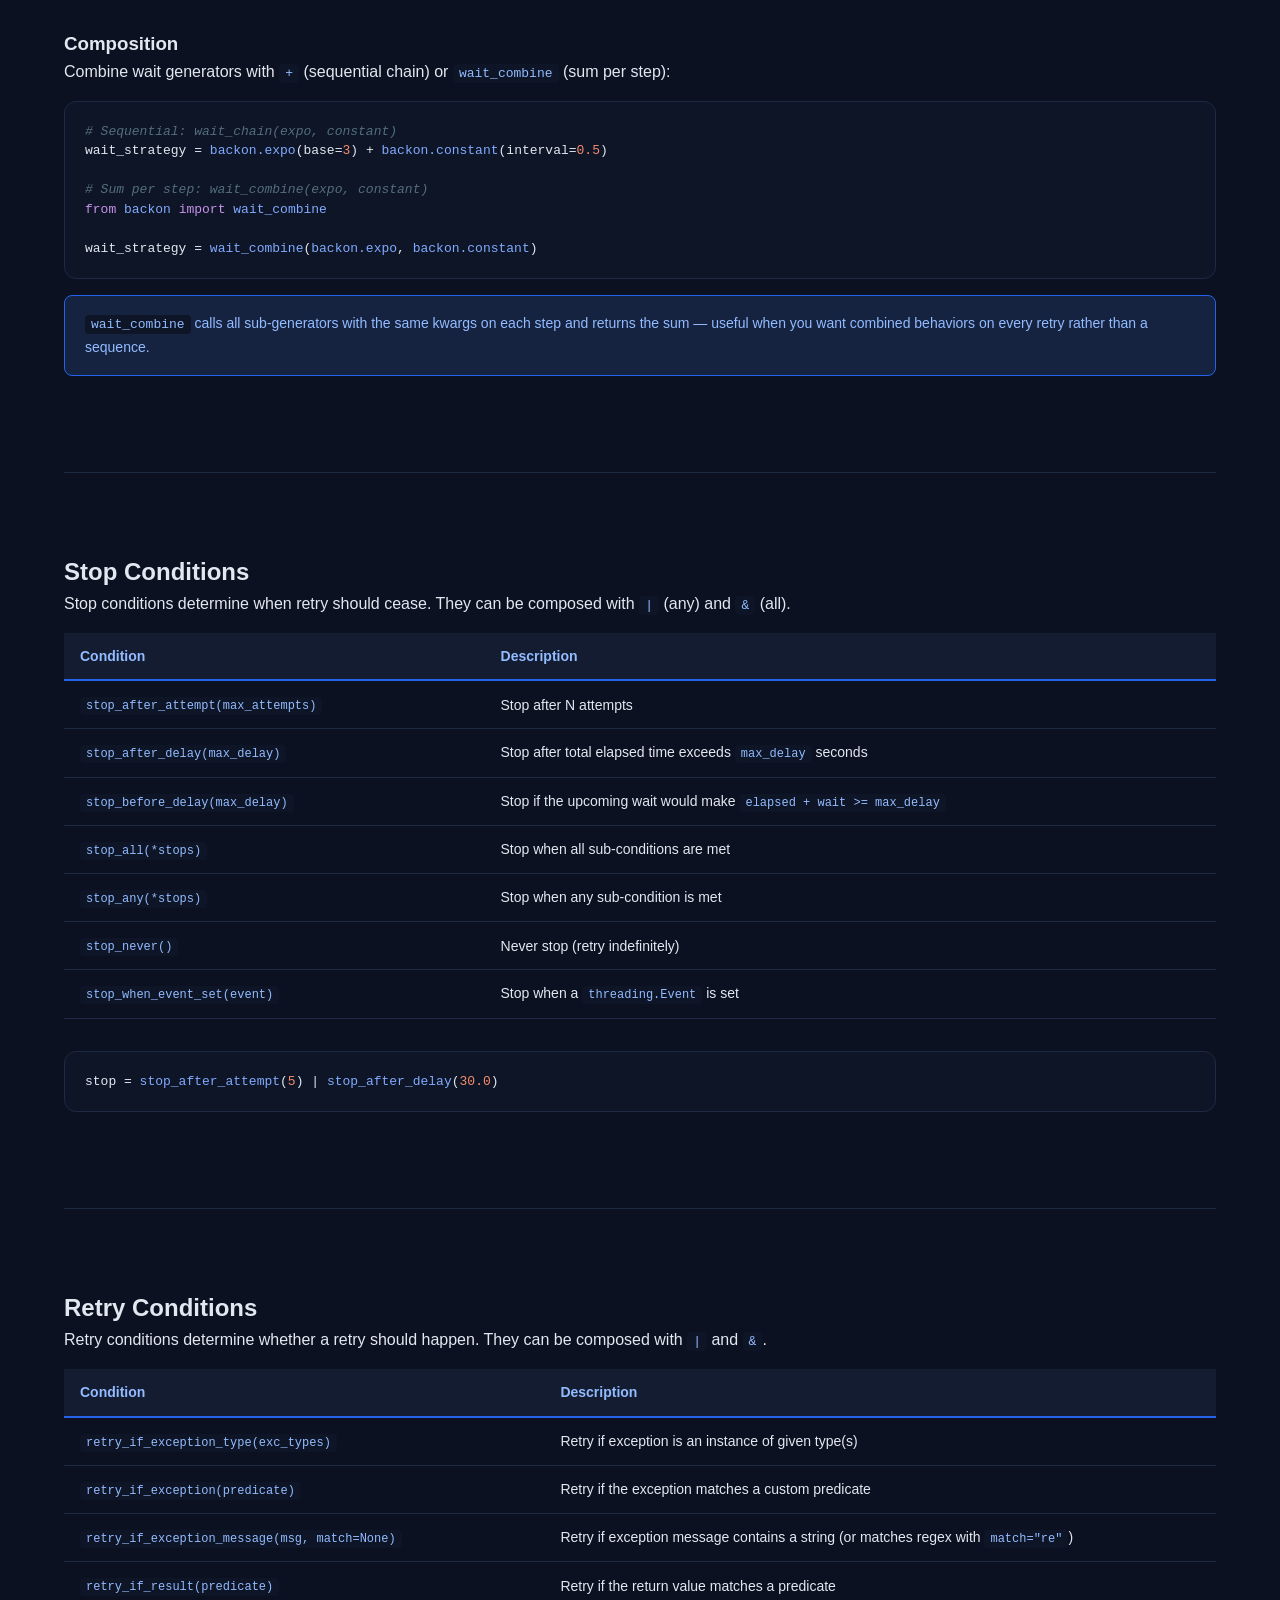
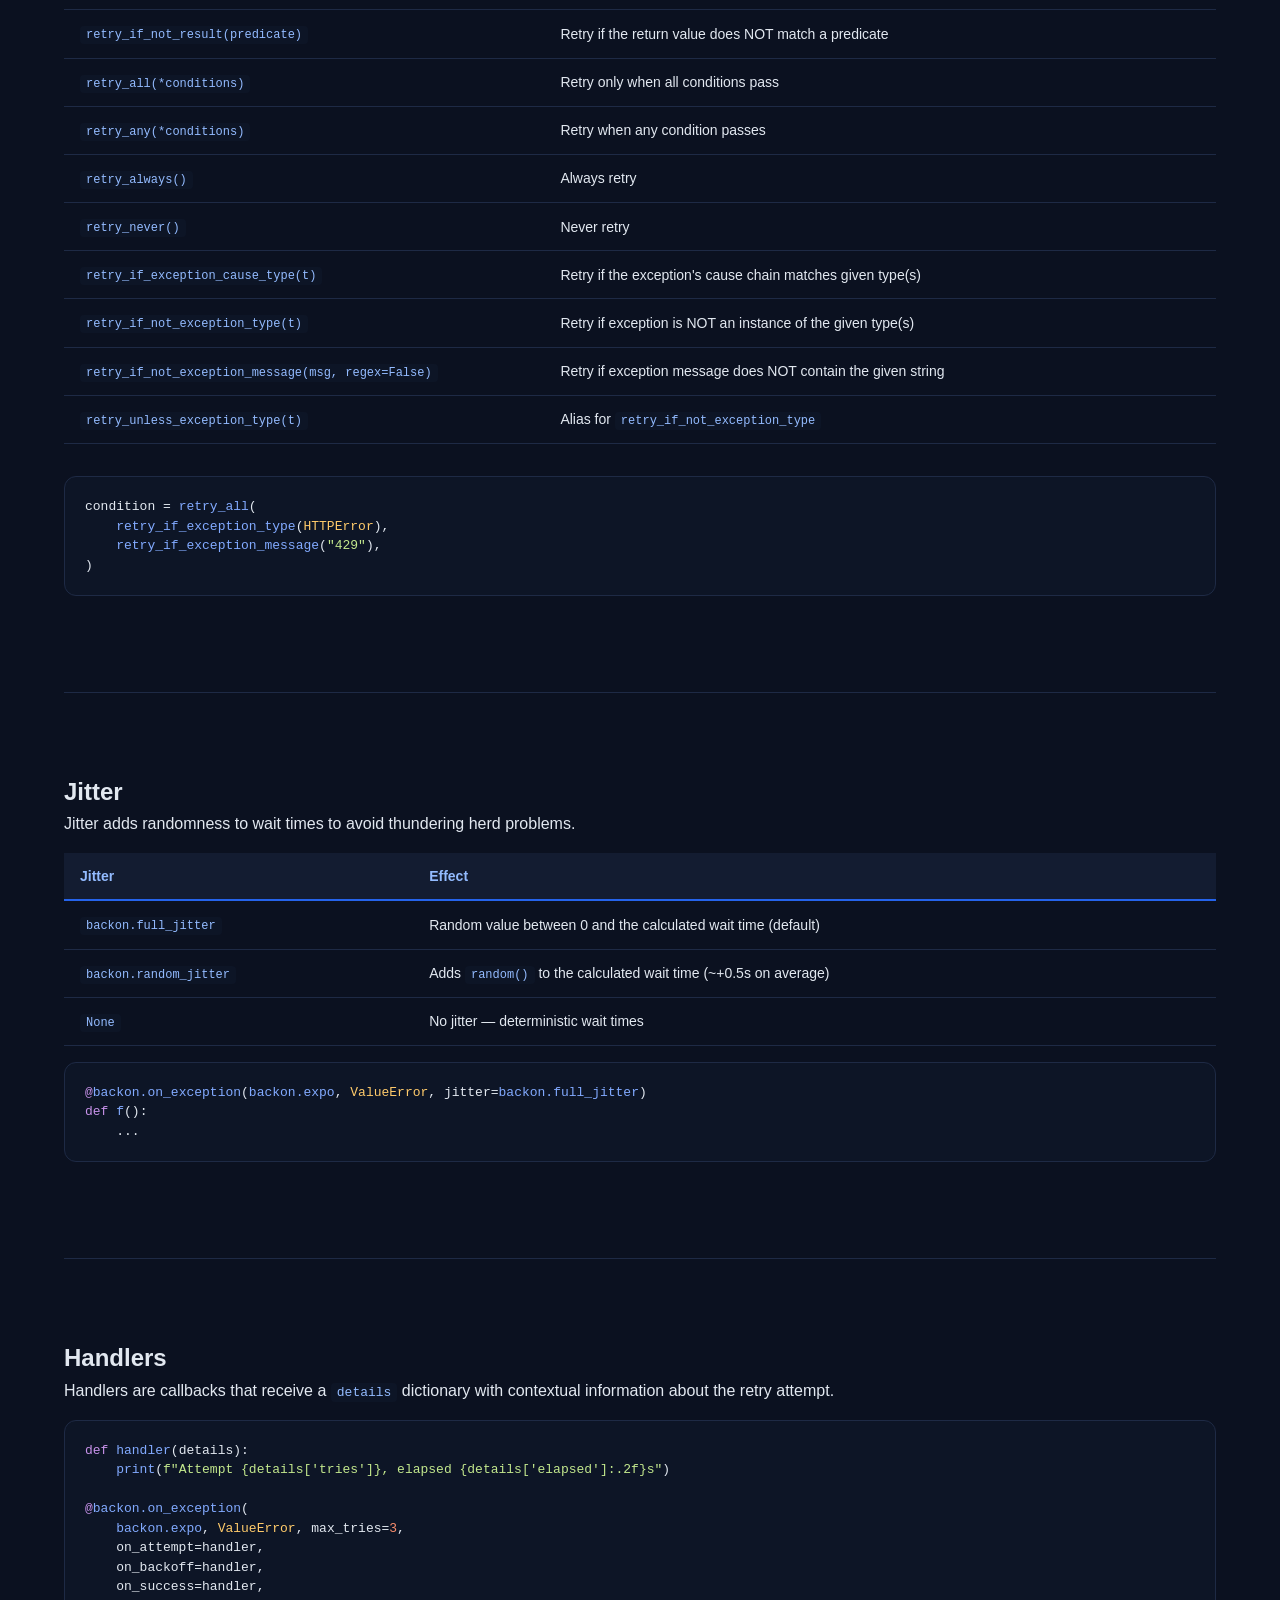
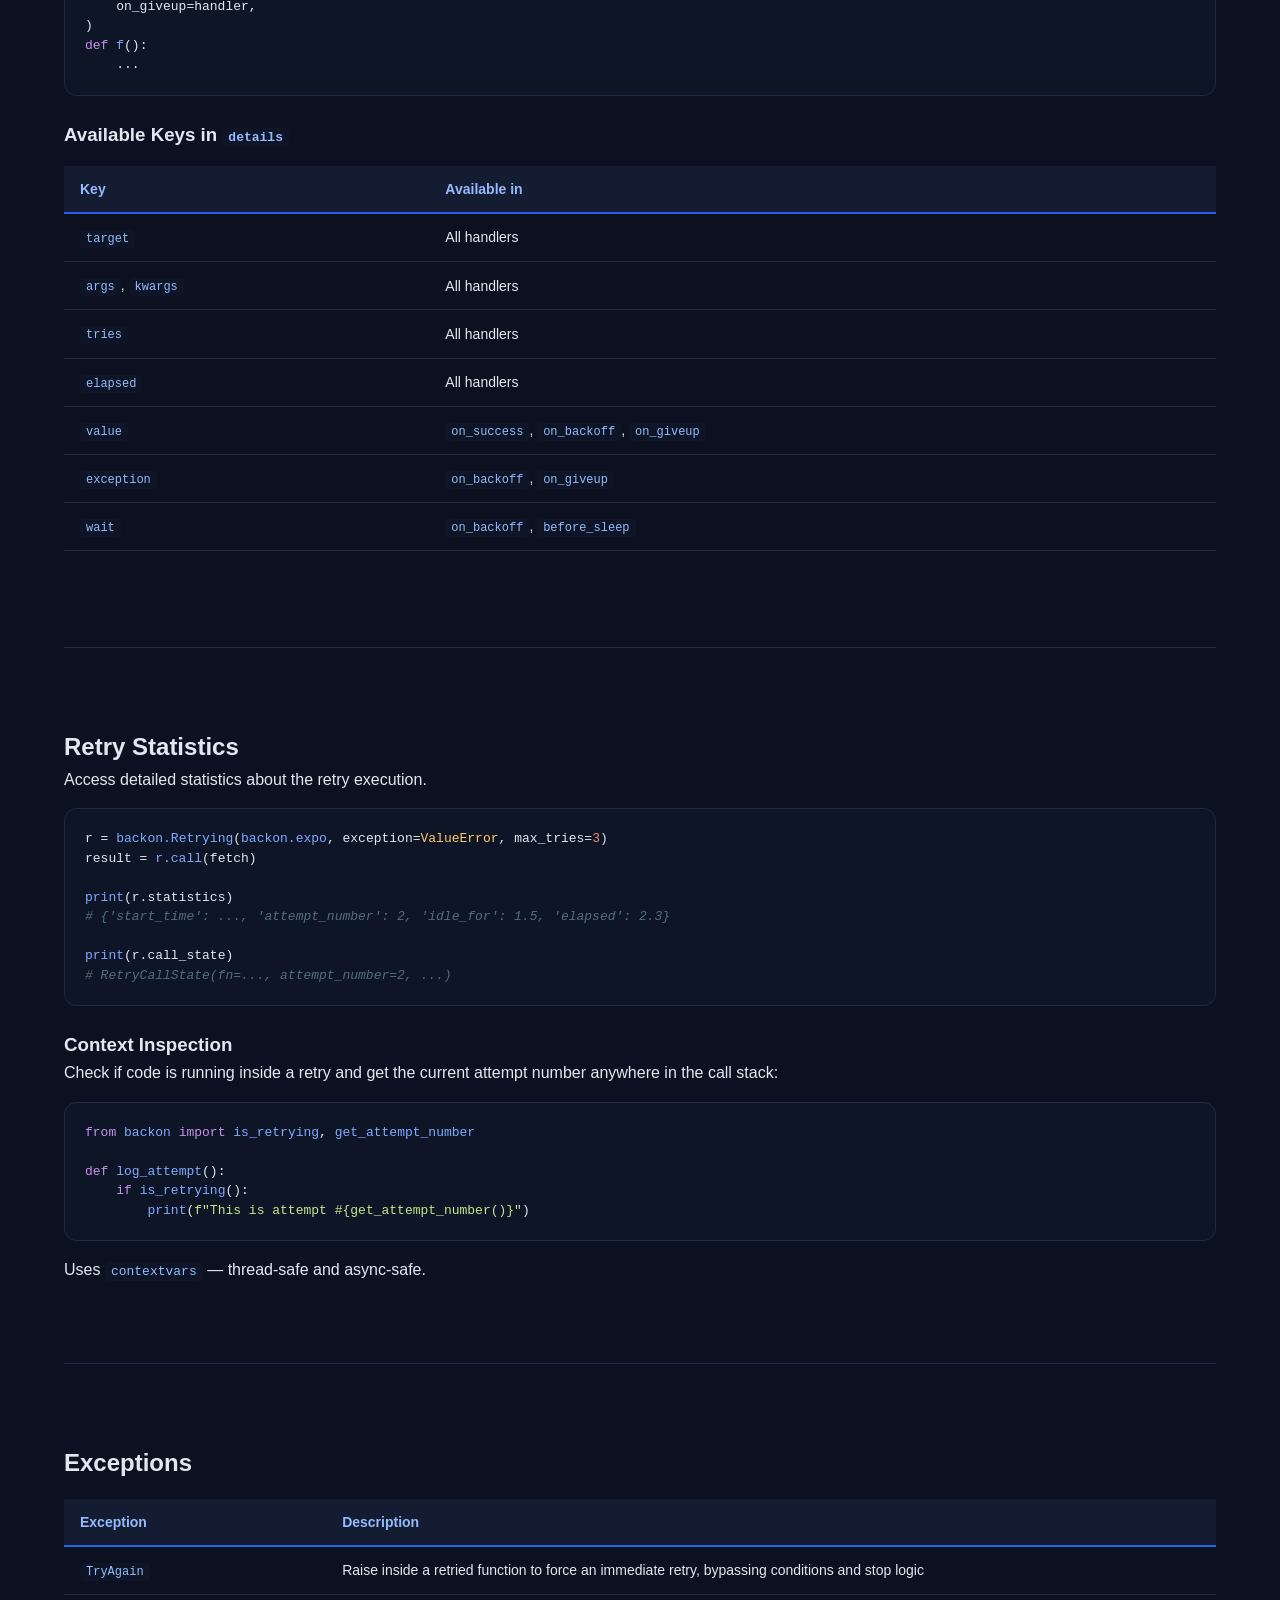
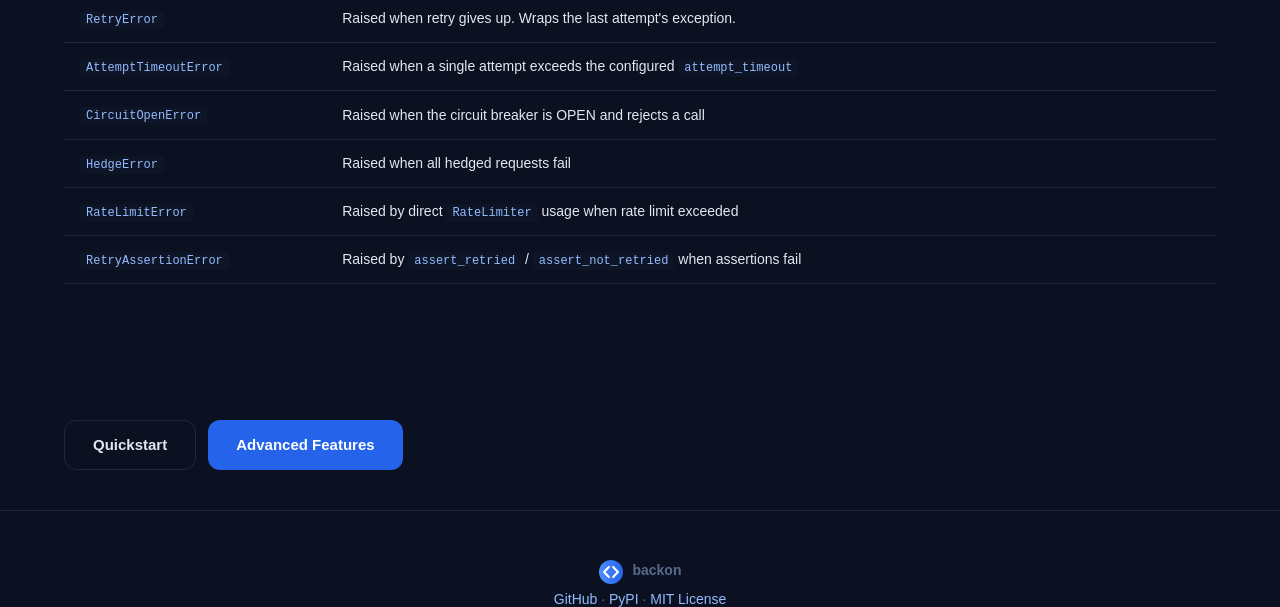
<file: docs/api.html>
<!DOCTYPE html>
<html lang="en">
<head>
<meta charset="UTF-8">
<meta name="viewport" content="width=device-width, initial-scale=1.0">
<title>API Reference — backon</title>
<meta name="description" content="Complete API reference for backon: decorators, functional API, context manager, callers, handlers, jitter, and more.">
<link rel="icon" href="../assets/logo.svg" type="image/svg+xml">
<link rel="stylesheet" href="../css/style.css">
</head>
<body>

<nav>
  <div class="inner">
    <a href="../" class="logo">
      <svg viewBox="0 0 500 500"><defs><linearGradient id="nl"><stop offset="0%" stop-color="#4F8CFF"/><stop offset="100%" stop-color="#2563EB"/></linearGradient></defs><circle cx="250" cy="250" r="250" fill="url(#nl)"/><g fill="none" stroke="#FFF" stroke-width="44" stroke-linecap="round" stroke-linejoin="round"><path d="M 205 145 L 105 250 L 205 355"/><path d="M 295 145 L 395 250 L 295 355"/></g></svg>
      backon
    </a>
    <div class="nav-links">
      <a href="quickstart.html" class="nav-link">Docs</a>
      <a href="api.html" class="nav-link active">API</a>
      <a href="advanced.html" class="nav-link">Advanced</a>
      <a href="changelog.html" class="nav-link">Changelog</a>
    </div>
    <div class="nav-right">
      <a href="https://github.com/Llucs/backon" class="gh-link" target="_blank">
        <svg viewBox="0 0 16 16" fill="currentColor"><path d="M8 0C3.58 0 0 3.58 0 8c0 3.54 2.29 6.53 5.47 7.59.4.07.55-.17.55-.38 0-.19-.01-.82-.01-1.49-2.01.37-2.53-.49-2.69-.94-.09-.23-.48-.94-.82-1.13-.28-.15-.68-.52-.01-.53.63-.01 1.08.58 1.23.82.72 1.21 1.87.87 2.33.66.07-.52.28-.87.51-1.07-1.78-.2-3.64-.89-3.64-3.95 0-.87.31-1.59.82-2.15-.08-.2-.36-1.02.08-2.12 0 0 .67-.21 2.2.82.64-.18 1.32-.27 2-.27.68 0 1.36.09 2 .27 1.53-1.04 2.2-.82 2.2-.82.44 1.1.16 1.92.08 2.12.51.56.82 1.27.82 2.15 0 3.07-1.87 3.75-3.65 3.95.29.25.54.73.54 1.48 0 1.07-.01 1.93-.01 2.2 0 .21.15.46.55.38A8.013 8.013 0 0016 8c0-4.42-3.58-8-8-8z"/></svg>
        GitHub
      </a>
      <button class="mobile-toggle" aria-label="Menu">
        <svg viewBox="0 0 24 24" fill="none" stroke="currentColor" stroke-width="2"><path d="M3 12h18M3 6h18M3 18h18"/></svg>
      </button>
    </div>
  </div>
</nav>

<main class="page-content">
  <div class="container">
    <div class="breadcrumb">
      <a href="../">Home</a> <span>/</span> <span>API Reference</span>
    </div>

    <div class="page-header">
      <h1>API Reference</h1>
      <p>Complete reference for all backon APIs: decorators, functional API, context manager, callable callers, wait generators, stop conditions, retry conditions, handlers, and jitter.</p>
    </div>

    <div class="toc">
      <h3>Contents</h3>
      <ol>
        <li><a href="#decorators">Decorators</a></li>
        <li><a href="#retry-with">retry_with()</a></li>
        <li><a href="#functional-api">Functional API</a></li>
        <li><a href="#context-manager">Context Manager</a></li>
        <li><a href="#callers">Callers</a></li>
        <li><a href="#wait-generators">Wait Generators</a></li>
        <li><a href="#stop-conditions">Stop Conditions</a></li>
        <li><a href="#retry-conditions">Retry Conditions</a></li>
        <li><a href="#jitter">Jitter</a></li>
        <li><a href="#handlers">Handlers</a></li>
        <li><a href="#statistics">Retry Statistics</a></li>
        <li><a href="#exceptions">Exceptions</a></li>
      </ol>
    </div>

    <section id="decorators" class="section">
      <h2>Decorators</h2>
      <p class="section-header" style="margin-bottom: 24px;">Two decorators cover all common use cases: retry on exception and retry on predicate.</p>

      <div class="api-card">
        <details>
          <summary><code>@backon.on_exception(wait_gen, exception, ...)</code></summary>
          <div class="body">
            <p>Retry when the decorated function raises one of the specified exceptions.</p>
            <pre><span class="kw">@</span><span class="fn">backon.on_exception</span>(<span class="fn">backon.expo</span>, (<span class="tp">ValueError</span>, <span class="tp">TimeoutError</span>), max_tries=<span class="num">5</span>)
<span class="kw">def</span> <span class="fn">fetch</span>():
    ...</pre>
            <div class="table-wrap">
            <table>
              <thead><tr><th>Parameter</th><th>Type</th><th>Default</th><th>Description</th></tr></thead>
              <tbody>
                <tr><td><code>wait_gen</code></td><td><code>WaitGenerator</code></td><td>—</td><td>Wait strategy (expo, constant, fibo, etc.)</td></tr>
                <tr><td><code>exception</code></td><td><code>type | tuple[type]</code></td><td>—</td><td>Exception class(es) to retry on</td></tr>
                <tr><td><code>max_tries</code></td><td><code>int | Callable</code></td><td><code>None</code></td><td>Maximum number of attempts</td></tr>
                <tr><td><code>max_time</code></td><td><code>float | timedelta | Callable</code></td><td><code>None</code></td><td>Maximum total elapsed time</td></tr>
                <tr><td><code>jitter</code></td><td><code>Jitterer | None</code></td><td><code>full_jitter</code></td><td>Jitter function</td></tr>
                <tr><td><code>giveup</code></td><td><code>Callable[[Exception], bool or float]</code></td><td><code>lambda e: False</code></td><td>Stop retrying for matching exceptions; return <code>float</code> to override wait</td></tr>
                <tr><td><code>on_success</code></td><td><code>Handler | list</code></td><td><code>None</code></td><td>Called after successful attempt</td></tr>
                <tr><td><code>on_backoff</code></td><td><code>Handler | list</code></td><td><code>None</code></td><td>Called before each retry</td></tr>
                <tr><td><code>on_giveup</code></td><td><code>Handler | list</code></td><td><code>None</code></td><td>Called when retries exhausted</td></tr>
                <tr><td><code>on_attempt</code></td><td><code>Handler | list</code></td><td><code>None</code></td><td>Called before each attempt</td></tr>
                <tr><td><code>before_sleep</code></td><td><code>Handler | list</code></td><td><code>None</code></td><td>Called before sleeping</td></tr>
                <tr><td><code>before</code></td><td><code>Handler | list</code></td><td><code>None</code></td><td>Called before each attempt (lower-level)</td></tr>
                <tr><td><code>after</code></td><td><code>Handler | list</code></td><td><code>None</code></td><td>Called after each attempt (lower-level)</td></tr>
                <tr><td><code>retry_error_callback</code></td><td><code>Callable[[dict], Any]</code></td><td><code>None</code></td><td>Called when retry gives up instead of raising</td></tr>
                <tr><td><code>raise_on_giveup</code></td><td><code>bool</code></td><td><code>True</code></td><td>Raise final exception when giving up</td></tr>
                <tr><td><code>logger</code></td><td><code>str | Logger | None</code></td><td><code>"backon"</code></td><td>Logger name or instance</td></tr>
                <tr><td><code>backoff_log_level</code></td><td><code>int</code></td><td><code>logging.INFO</code></td><td>Log level for backoff messages</td></tr>
                <tr><td><code>giveup_log_level</code></td><td><code>int</code></td><td><code>logging.ERROR</code></td><td>Log level for giveup messages</td></tr>
                <tr><td><code>sleep</code></td><td><code>Callable[[float], Any]</code></td><td><code>None</code></td><td>Custom sleep function</td></tr>
                <tr><td><code>rate_limit</code></td><td><code>RateLimiter</code></td><td><code>None</code></td><td>Rate limiter to throttle retry calls</td></tr>
                <tr><td><code>attempt_timeout</code></td><td><code>float</code></td><td><code>None</code></td><td>Max seconds for a single attempt</td></tr>
                <tr><td><code>**wait_gen_kwargs</code></td><td>varies</td><td>—</td><td>Extra kwargs for the wait generator</td></tr>
              </tbody>
            </table>
            </div>
          </div>
        </details>
      </div>

      <div class="api-card">
        <details>
          <summary><code>@backon.on_predicate(wait_gen, predicate, ...)</code></summary>
          <div class="body">
            <p>Retry while the predicate matches the return value. Default predicate is <code>operator.not_</code> (retry on falsy values).</p>
            <pre><span class="kw">@</span><span class="fn">backon.on_predicate</span>(<span class="fn">backon.constant</span>, predicate=<span class="kw">lambda</span> x: x <span class="kw">is</span> <span class="kw">None</span>, max_tries=<span class="num">5</span>)
<span class="kw">def</span> <span class="fn">poll</span>():
    ...</pre>
            <p>Accepts all parameters from <code>on_exception</code> except <code>exception</code> and <code>giveup</code>. Adds:</p>
            <table>
              <thead><tr><th>Parameter</th><th>Type</th><th>Default</th><th>Description</th></tr></thead>
              <tbody>
                <tr><td><code>predicate</code></td><td><code>Callable[[Any], bool]</code></td><td><code>operator.not_</code></td><td>Retry when this returns <code>True</code> for the return value</td></tr>
              </tbody>
            </table>
          </div>
        </details>
      </div>
    </section>

    <section id="retry-with" class="section">
      <h2>retry_with()</h2>
      <p>Every decorated function (sync, async, generator) exposes a <code>.retry_with()</code> method that returns a new decorated function with overridden parameters. The original decorated function is unaffected.</p>
      <pre><span class="kw">@</span><span class="fn">backon.on_exception</span>(<span class="fn">backon.expo</span>, <span class="tp">ValueError</span>, max_tries=<span class="num">5</span>)
<span class="kw">def</span> <span class="fn">fetch</span>():
    ...

<span class="cm"># Override max_tries</span>
wrapped = fetch.<span class="fn">retry_with</span>(max_tries=<span class="num">3</span>)

<span class="cm"># Override jitter</span>
wrapped = fetch.<span class="fn">retry_with</span>(jitter=<span class="kw">None</span>)

<span class="cm"># Override wait generator and sleep</span>
wrapped = fetch.<span class="fn">retry_with</span>(wait_gen=<span class="fn">backon.constant</span>, interval=<span class="num">0.1</span>, sleep=<span class="kw">lambda</span> s: <span class="kw">None</span>)</pre>
    </section>

    <section id="functional-api" class="section">
      <h2>Functional API</h2>
      <p class="section-header" style="margin-bottom: 24px;">Call functions with retry without using a decorator. The <code>retry()</code> function automatically detects sync vs async coroutine functions.</p>

      <div class="api-card">
        <details>
          <summary><code>backon.retry(target, wait_gen, ...)</code></summary>
          <div class="body">
            <pre>result = <span class="fn">backon.retry</span>(
    target=<span class="fn">my_function</span>,
    wait_gen=<span class="fn">backon.expo</span>,
    exception=<span class="tp">ValueError</span>,
    max_tries=<span class="num">3</span>,
)</pre>
            <p>Accepts all parameters from <code>on_exception</code> plus <code>on_predicate</code> extras, plus:</p>
            <table>
              <thead><tr><th>Parameter</th><th>Type</th><th>Default</th><th>Description</th></tr></thead>
              <tbody>
                <tr><td><code>condition</code></td><td><code>RetryCondition</code></td><td><code>None</code></td><td>Advanced retry condition object</td></tr>
                <tr><td><code>stop</code></td><td><code>Stop</code></td><td><code>None</code></td><td>Advanced stop condition object</td></tr>
                <tr><td><code>name</code></td><td><code>str</code></td><td><code>""</code></td><td>Identifier for the retry call</td></tr>
              </tbody>
            </table>
            <p>If <code>target</code> is a coroutine function, <code>retry()</code> returns a coroutine. Otherwise it returns the result synchronously.</p>
          </div>
        </details>
      </div>
    </section>

    <section id="context-manager" class="section">
      <h2>Context Manager</h2>
      <p class="section-header" style="margin-bottom: 24px;">The <code>Retrying</code> class provides both sync and async context manager interfaces.</p>

      <h3><code>backon.Retrying(wait_gen, ...)</code></h3>
      <pre><span class="kw">with</span> <span class="fn">backon.Retrying</span>(<span class="fn">backon.expo</span>, exception=<span class="tp">ValueError</span>, max_tries=<span class="num">3</span>) <span class="kw">as</span> r:
    <span class="fn">r.call</span>(my_function)

<span class="kw">async with</span> <span class="fn">backon.Retrying</span>(<span class="fn">backon.constant</span>, exception=<span class="tp">ValueError</span>, max_tries=<span class="num">3</span>, interval=<span class="num">0.5</span>) <span class="kw">as</span> r:
    <span class="kw">await</span> <span class="fn">r.async_call</span>(my_async_function)</pre>

      <h3 style="margin-top: 24px;">Methods and Properties</h3>
      <table>
        <thead><tr><th>Method</th><th>Description</th></tr></thead>
        <tbody>
          <tr><td><code>call(target, *args, **kwargs)</code></td><td>Execute synchronously with retry</td></tr>
          <tr><td><code>async_call(target, *args, **kwargs)</code></td><td>Execute asynchronously with retry</td></tr>
          <tr><td><code>copy()</code></td><td>Return a modified copy of the Retrying instance</td></tr>
          <tr><td><code>statistics</code></td><td>Property returning dict with attempt_number, elapsed, idle_for, start_time</td></tr>
          <tr><td><code>call_state</code></td><td>Property returning the current RetryCallState</td></tr>
          <tr><td><code>enabled</code></td><td>Property to enable/disable retry per-instance</td></tr>
        </tbody>
      </table>

      <h3 style="margin-top: 24px;">Iterator API</h3>
      <pre><span class="kw">for</span> attempt <span class="kw">in</span> <span class="fn">backon.Retrying</span>(<span class="fn">backon.expo</span>, exception=<span class="tp">ValueError</span>, max_tries=<span class="num">3</span>):
    <span class="kw">with</span> attempt:
        result = <span class="fn">fetch</span>()
    <span class="kw">if not</span> attempt.failed:
        <span class="kw">break</span></pre>
    </section>

    <section id="callers" class="section">
      <h2>Callers</h2>
      <p class="section-header" style="margin-bottom: 24px;">Callable objects with pre-bound exception types via <code>.on()</code>. Accept all retry configuration options.</p>

      <h3><code>backon.RetryingCaller(wait_gen, ...)</code></h3>
      <pre>caller = <span class="fn">backon.RetryingCaller</span>(<span class="fn">backon.expo</span>, max_tries=<span class="num">3</span>)
caller = <span class="fn">caller.on</span>(<span class="tp">ValueError</span>)
result = <span class="fn">caller</span>(my_function, arg1, arg2)</pre>

      <h3 style="margin-top: 24px;"><code>backon.AsyncRetryingCaller(wait_gen, ...)</code></h3>
      <pre>caller = <span class="fn">backon.AsyncRetryingCaller</span>(<span class="fn">backon.expo</span>, max_tries=<span class="num">3</span>).on(<span class="tp">ValueError</span>)
result = <span class="kw">await</span> <span class="fn">caller</span>(my_async_function, arg1, arg2)</pre>

      <table>
        <thead><tr><th>Method</th><th>Description</th></tr></thead>
        <tbody>
          <tr><td><code>.on(exception)</code></td><td>Return a copy bound to the given exception type(s)</td></tr>
          <tr><td><code>.copy()</code></td><td>Return a modified copy with overridden parameters</td></tr>
          <tr><td><code>__call__(target, *args, **kwargs)</code></td><td>Execute with retry</td></tr>
        </tbody>
      </table>
    </section>

    <section id="wait-generators" class="section">
      <h2>Wait Generators</h2>
      <p>All wait generators are callables that produce a sequence of wait times. Pass extra kwargs (e.g. <code>interval=0.5</code>, <code>base=3</code>) as <code>**wait_gen_kwargs</code> to decorators and functions.</p>

      <div class="table-wrap">
      <table>
        <thead><tr><th>Generator</th><th>Signature</th><th>Description</th></tr></thead>
        <tbody>
          <tr><td><code>expo</code></td><td><code>(base=2, factor=1, max_value=None)</code></td><td>Exponential backoff: <code>factor * base^n</code>. The standard exponential backoff strategy.</td></tr>
          <tr><td><code>constant</code></td><td><code>(interval=1)</code></td><td>Fixed interval. Accepts <code>float</code> or <code>Sequence[float]</code> for varied intervals per attempt.</td></tr>
          <tr><td><code>fibo</code></td><td><code>(max_value=None)</code></td><td>Fibonacci sequence: 1, 1, 2, 3, 5, 8, 13, 21, 34, 55…</td></tr>
          <tr><td><code>runtime</code></td><td><code>(value=Callable)</code></td><td>Dynamic wait time computed from the return value or exception. Useful for <code>Retry-After</code> headers.</td></tr>
          <tr><td><code>decay</code></td><td><code>(initial=1, decay=1, min=None)</code></td><td>Exponential decay: <code>initial * e^(-t * decay_factor)</code>. Waits decrease over time.</td></tr>
          <tr><td><code>wait_random_exponential</code></td><td><code>(multiplier=1, max=None, base=2, min=0)</code></td><td>Randomized exponential backoff: uniform random between 0 and the exponential value.</td></tr>
          <tr><td><code>wait_incrementing</code></td><td><code>(start=1, increment=1, max=None)</code></td><td>Linear increment: <code>start + n * increment</code>. Each attempt waits longer by a fixed increment.</td></tr>
          <tr><td><code>wait_chain</code></td><td><code>(*generators)</code></td><td>Sequentially play through multiple generators. Cycles through them in order.</td></tr>
          <tr><td><code>wait_combine</code></td><td><code>(*generators)</code></td><td>Sum all generator wait values per step. Unlike <code>+</code> which chains sequentially.</td></tr>
          <tr><td><code>wait_exception</code></td><td><code>(value=Callable)</code></td><td>Dynamic wait based on the caught exception object. Receives the exception as input.</td></tr>
          <tr><td><code>wait_random</code></td><td><code>(min=0, max=1)</code></td><td>Uniform random wait between min and max. Useful for simple jitter.</td></tr>
          <tr><td><code>wait_exponential_jitter</code></td><td><code>(initial=1, max=60, base=2, jitter=1)</code></td><td>Exponential backoff with added random jitter: <code>delay + random(0, jitter)</code>.</td></tr>
          <tr><td><code>wait_none</code></td><td><code>()</code></td><td>Always returns 0 — no wait between retries. Useful for testing.</td></tr>
        </tbody>
      </table>
      </div>

      <h3 style="margin-top: 24px;">Composition</h3>
      <p>Combine wait generators with <code>+</code> (sequential chain) or <code>wait_combine</code> (sum per step):</p>
      <pre><span class="cm"># Sequential: wait_chain(expo, constant)</span>
wait_strategy = <span class="fn">backon.expo</span>(base=<span class="num">3</span>) + <span class="fn">backon.constant</span>(interval=<span class="num">0.5</span>)

<span class="cm"># Sum per step: wait_combine(expo, constant)</span>
<span class="kw">from</span> <span class="fn">backon</span> <span class="kw">import</span> <span class="fn">wait_combine</span>

wait_strategy = <span class="fn">wait_combine</span>(<span class="fn">backon.expo</span>, <span class="fn">backon.constant</span>)</pre>
      <p class="alert alert-info"><code>wait_combine</code> calls all sub-generators with the same kwargs on each step and returns the sum — useful when you want combined behaviors on every retry rather than a sequence.</p>
    </section>

    <section id="stop-conditions" class="section">
      <h2>Stop Conditions</h2>
      <p>Stop conditions determine when retry should cease. They can be composed with <code>|</code> (any) and <code>&amp;</code> (all).</p>

      <div class="table-wrap">
      <table>
        <thead><tr><th>Condition</th><th>Description</th></tr></thead>
        <tbody>
          <tr><td><code>stop_after_attempt(max_attempts)</code></td><td>Stop after N attempts</td></tr>
          <tr><td><code>stop_after_delay(max_delay)</code></td><td>Stop after total elapsed time exceeds <code>max_delay</code> seconds</td></tr>
          <tr><td><code>stop_before_delay(max_delay)</code></td><td>Stop if the upcoming wait would make <code>elapsed + wait >= max_delay</code></td></tr>
          <tr><td><code>stop_all(*stops)</code></td><td>Stop when all sub-conditions are met</td></tr>
          <tr><td><code>stop_any(*stops)</code></td><td>Stop when any sub-condition is met</td></tr>
          <tr><td><code>stop_never()</code></td><td>Never stop (retry indefinitely)</td></tr>
          <tr><td><code>stop_when_event_set(event)</code></td><td>Stop when a <code>threading.Event</code> is set</td></tr>
        </tbody>
      </table>
      </div>

      <pre>stop = <span class="fn">stop_after_attempt</span>(<span class="num">5</span>) | <span class="fn">stop_after_delay</span>(<span class="num">30.0</span>)</pre>
    </section>

    <section id="retry-conditions" class="section">
      <h2>Retry Conditions</h2>
      <p>Retry conditions determine whether a retry should happen. They can be composed with <code>|</code> and <code>&amp;</code>.</p>

      <div class="table-wrap">
      <table>
        <thead><tr><th>Condition</th><th>Description</th></tr></thead>
        <tbody>
          <tr><td><code>retry_if_exception_type(exc_types)</code></td><td>Retry if exception is an instance of given type(s)</td></tr>
          <tr><td><code>retry_if_exception(predicate)</code></td><td>Retry if the exception matches a custom predicate</td></tr>
          <tr><td><code>retry_if_exception_message(msg, match=None)</code></td><td>Retry if exception message contains a string (or matches regex with <code>match="re"</code>)</td></tr>
          <tr><td><code>retry_if_result(predicate)</code></td><td>Retry if the return value matches a predicate</td></tr>
          <tr><td><code>retry_if_not_result(predicate)</code></td><td>Retry if the return value does NOT match a predicate</td></tr>
          <tr><td><code>retry_all(*conditions)</code></td><td>Retry only when all conditions pass</td></tr>
          <tr><td><code>retry_any(*conditions)</code></td><td>Retry when any condition passes</td></tr>
          <tr><td><code>retry_always()</code></td><td>Always retry</td></tr>
          <tr><td><code>retry_never()</code></td><td>Never retry</td></tr>
          <tr><td><code>retry_if_exception_cause_type(t)</code></td><td>Retry if the exception's cause chain matches given type(s)</td></tr>
          <tr><td><code>retry_if_not_exception_type(t)</code></td><td>Retry if exception is NOT an instance of the given type(s)</td></tr>
          <tr><td><code>retry_if_not_exception_message(msg, regex=False)</code></td><td>Retry if exception message does NOT contain the given string</td></tr>
          <tr><td><code>retry_unless_exception_type(t)</code></td><td>Alias for <code>retry_if_not_exception_type</code></td></tr>
        </tbody>
      </table>
      </div>

      <pre>condition = <span class="fn">retry_all</span>(
    <span class="fn">retry_if_exception_type</span>(<span class="tp">HTTPError</span>),
    <span class="fn">retry_if_exception_message</span>(<span class="str">"429"</span>),
)</pre>
    </section>

    <section id="jitter" class="section">
      <h2>Jitter</h2>
      <p>Jitter adds randomness to wait times to avoid thundering herd problems.</p>

      <table>
        <thead><tr><th>Jitter</th><th>Effect</th></tr></thead>
        <tbody>
          <tr><td><code>backon.full_jitter</code></td><td>Random value between 0 and the calculated wait time (default)</td></tr>
          <tr><td><code>backon.random_jitter</code></td><td>Adds <code>random()</code> to the calculated wait time (~+0.5s on average)</td></tr>
          <tr><td><code>None</code></td><td>No jitter — deterministic wait times</td></tr>
        </tbody>
      </table>

      <pre><span class="kw">@</span><span class="fn">backon.on_exception</span>(<span class="fn">backon.expo</span>, <span class="tp">ValueError</span>, jitter=<span class="fn">backon.full_jitter</span>)
<span class="kw">def</span> <span class="fn">f</span>():
    ...</pre>
    </section>

    <section id="handlers" class="section">
      <h2>Handlers</h2>
      <p>Handlers are callbacks that receive a <code>details</code> dictionary with contextual information about the retry attempt.</p>

      <pre><span class="kw">def</span> <span class="fn">handler</span>(details):
    <span class="fn">print</span>(<span class="str">f"Attempt {details['tries']}, elapsed {details['elapsed']:.2f}s"</span>)

<span class="kw">@</span><span class="fn">backon.on_exception</span>(
    <span class="fn">backon.expo</span>, <span class="tp">ValueError</span>, max_tries=<span class="num">3</span>,
    on_attempt=handler,
    on_backoff=handler,
    on_success=handler,
    on_giveup=handler,
)
<span class="kw">def</span> <span class="fn">f</span>():
    ...</pre>

      <h3 style="margin-top: 24px;">Available Keys in <code>details</code></h3>
      <table>
        <thead><tr><th>Key</th><th>Available in</th></tr></thead>
        <tbody>
          <tr><td><code>target</code></td><td>All handlers</td></tr>
          <tr><td><code>args</code>, <code>kwargs</code></td><td>All handlers</td></tr>
          <tr><td><code>tries</code></td><td>All handlers</td></tr>
          <tr><td><code>elapsed</code></td><td>All handlers</td></tr>
          <tr><td><code>value</code></td><td><code>on_success</code>, <code>on_backoff</code>, <code>on_giveup</code></td></tr>
          <tr><td><code>exception</code></td><td><code>on_backoff</code>, <code>on_giveup</code></td></tr>
          <tr><td><code>wait</code></td><td><code>on_backoff</code>, <code>before_sleep</code></td></tr>
        </tbody>
      </table>
    </section>

    <section id="statistics" class="section">
      <h2>Retry Statistics</h2>
      <p>Access detailed statistics about the retry execution.</p>

      <pre>r = <span class="fn">backon.Retrying</span>(<span class="fn">backon.expo</span>, exception=<span class="tp">ValueError</span>, max_tries=<span class="num">3</span>)
result = <span class="fn">r.call</span>(fetch)

<span class="fn">print</span>(r.statistics)
<span class="cm"># {'start_time': ..., 'attempt_number': 2, 'idle_for': 1.5, 'elapsed': 2.3}</span>

<span class="fn">print</span>(r.call_state)
<span class="cm"># RetryCallState(fn=..., attempt_number=2, ...)</span></pre>

      <h3 style="margin-top: 24px;">Context Inspection</h3>
      <p>Check if code is running inside a retry and get the current attempt number anywhere in the call stack:</p>
      <pre><span class="kw">from</span> <span class="fn">backon</span> <span class="kw">import</span> <span class="fn">is_retrying</span>, <span class="fn">get_attempt_number</span>

<span class="kw">def</span> <span class="fn">log_attempt</span>():
    <span class="kw">if</span> <span class="fn">is_retrying</span>():
        <span class="fn">print</span>(<span class="str">f"This is attempt #{get_attempt_number()}"</span>)</pre>
      <p>Uses <code>contextvars</code> — thread-safe and async-safe.</p>
    </section>

    <section id="exceptions" class="section">
      <h2>Exceptions</h2>
      <table>
        <thead><tr><th>Exception</th><th>Description</th></tr></thead>
        <tbody>
          <tr><td><code>TryAgain</code></td><td>Raise inside a retried function to force an immediate retry, bypassing conditions and stop logic</td></tr>
          <tr><td><code>RetryError</code></td><td>Raised when retry gives up. Wraps the last attempt's exception.</td></tr>
          <tr><td><code>AttemptTimeoutError</code></td><td>Raised when a single attempt exceeds the configured <code>attempt_timeout</code></td></tr>
          <tr><td><code>CircuitOpenError</code></td><td>Raised when the circuit breaker is OPEN and rejects a call</td></tr>
          <tr><td><code>HedgeError</code></td><td>Raised when all hedged requests fail</td></tr>
          <tr><td><code>RateLimitError</code></td><td>Raised by direct <code>RateLimiter</code> usage when rate limit exceeded</td></tr>
          <tr><td><code>RetryAssertionError</code></td><td>Raised by <code>assert_retried</code> / <code>assert_not_retried</code> when assertions fail</td></tr>
        </tbody>
      </table>
    </section>

    <div style="margin: 40px 0; display: flex; gap: 12px;">
      <a href="quickstart.html" class="btn btn-outline">Quickstart</a>
      <a href="advanced.html" class="btn btn-primary">Advanced Features</a>
    </div>
  </div>
</main>

<footer>
  <p>
    <svg viewBox="0 0 500 500" class="footer-logo"><defs><linearGradient id="fl"><stop offset="0%" stop-color="#4F8CFF"/><stop offset="100%" stop-color="#2563EB"/></linearGradient></defs><circle cx="250" cy="250" r="250" fill="url(#fl)"/><g fill="none" stroke="#FFF" stroke-width="44" stroke-linecap="round" stroke-linejoin="round"><path d="M 205 145 L 105 250 L 205 355"/><path d="M 295 145 L 395 250 L 295 355"/></g></svg>
    <strong>backon</strong>
  </p>
  <p style="margin-top: 4px;">
    <a href="https://github.com/Llucs/backon" target="_blank">GitHub</a> &middot;
    <a href="https://pypi.org/project/backon/" target="_blank">PyPI</a> &middot;
    <a href="https://github.com/Llucs/backon/blob/main/LICENSE" target="_blank">MIT License</a>
  </p>
</footer>

<script src="../js/main.js"></script>
</body>
</html>
</file>
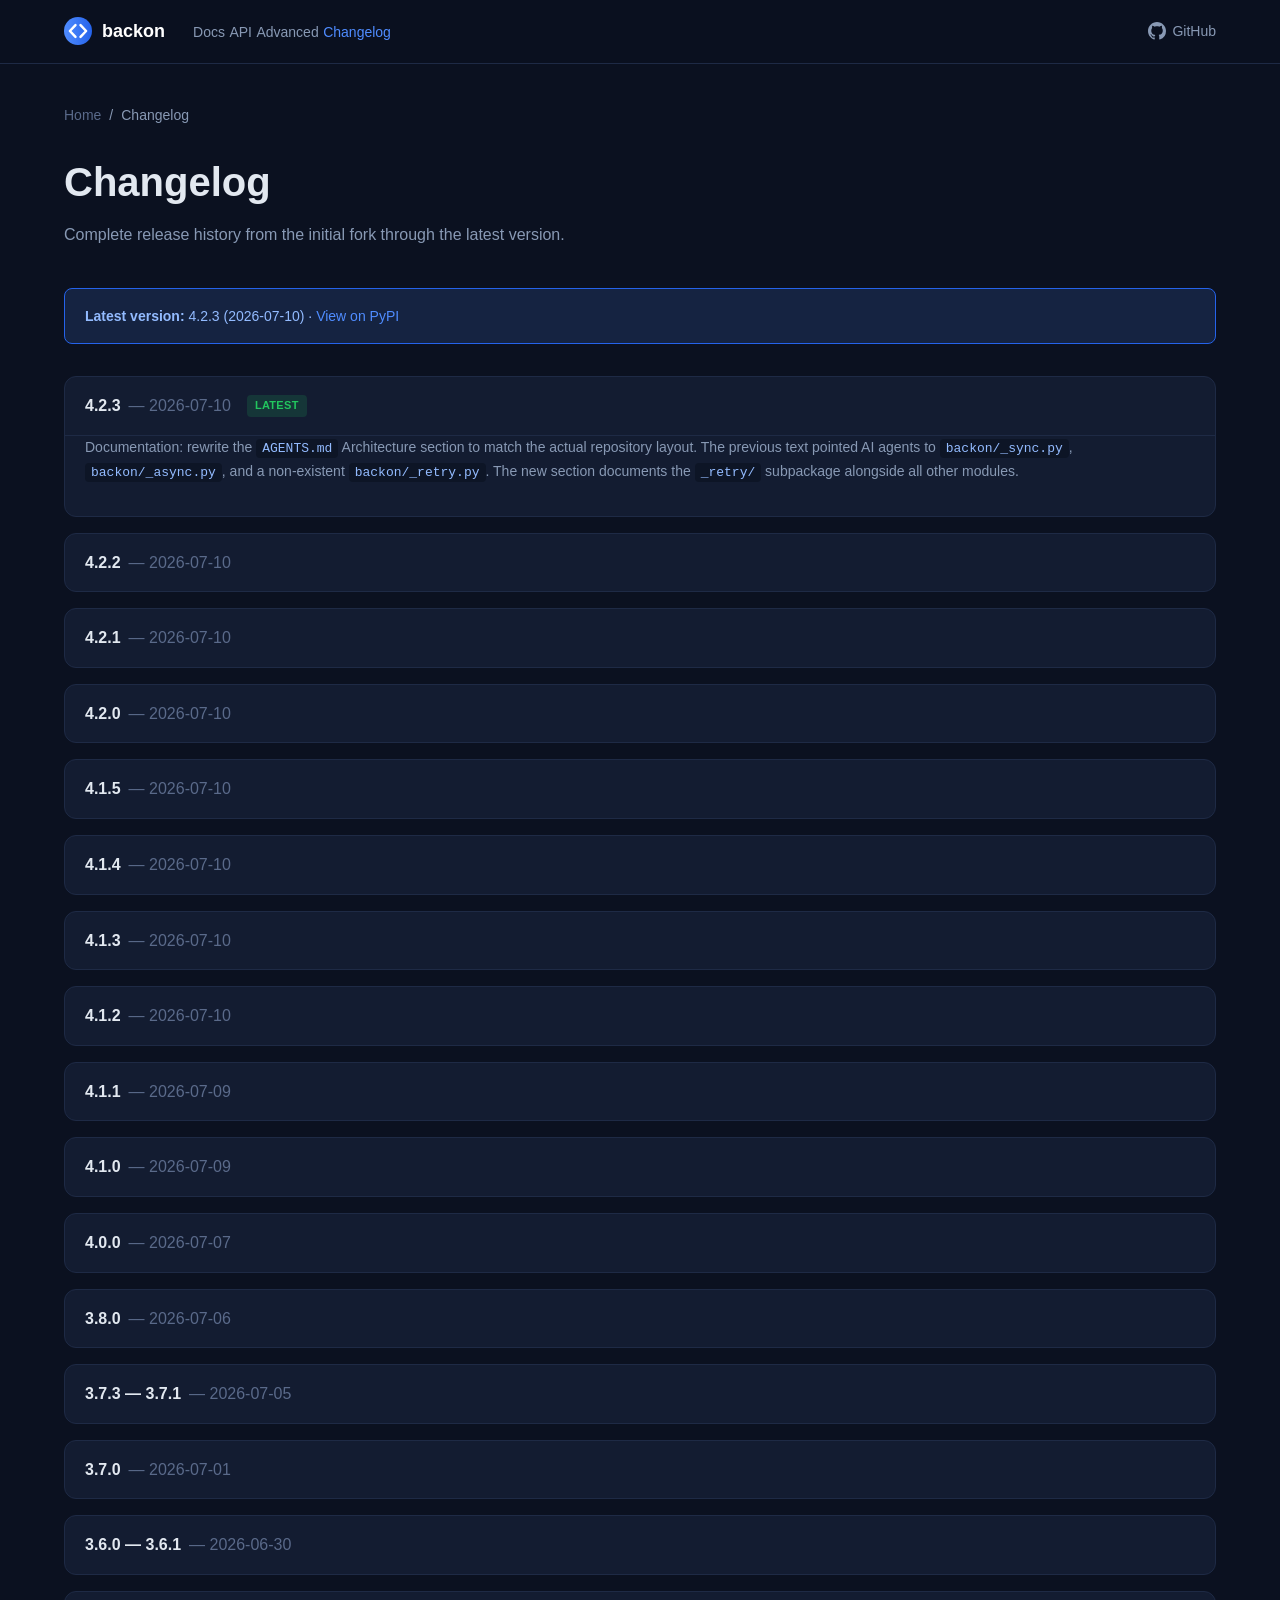
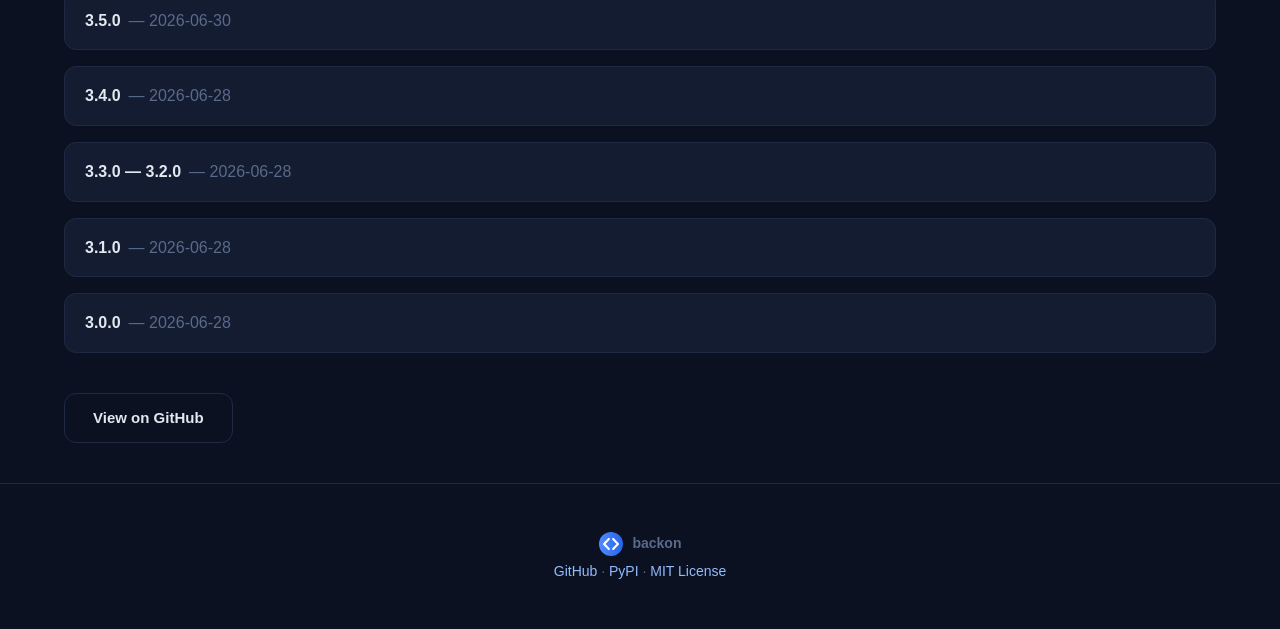
<file: docs/changelog.html>
<!DOCTYPE html>
<html lang="en">
<head>
<meta charset="UTF-8">
<meta name="viewport" content="width=device-width, initial-scale=1.0">
<title>Changelog — backon</title>
<meta name="description" content="Release history and changelog for backon, from version 3.0.0 through 4.2.3.">
<link rel="icon" href="../assets/logo.svg" type="image/svg+xml">
<link rel="stylesheet" href="../css/style.css">
</head>
<body>

<nav>
  <div class="inner">
    <a href="../" class="logo">
      <svg viewBox="0 0 500 500"><defs><linearGradient id="nl"><stop offset="0%" stop-color="#4F8CFF"/><stop offset="100%" stop-color="#2563EB"/></linearGradient></defs><circle cx="250" cy="250" r="250" fill="url(#nl)"/><g fill="none" stroke="#FFF" stroke-width="44" stroke-linecap="round" stroke-linejoin="round"><path d="M 205 145 L 105 250 L 205 355"/><path d="M 295 145 L 395 250 L 295 355"/></g></svg>
      backon
    </a>
    <div class="nav-links">
      <a href="quickstart.html" class="nav-link">Docs</a>
      <a href="api.html" class="nav-link">API</a>
      <a href="advanced.html" class="nav-link">Advanced</a>
      <a href="changelog.html" class="nav-link active">Changelog</a>
    </div>
    <div class="nav-right">
      <a href="https://github.com/Llucs/backon" class="gh-link" target="_blank">
        <svg viewBox="0 0 16 16" fill="currentColor"><path d="M8 0C3.58 0 0 3.58 0 8c0 3.54 2.29 6.53 5.47 7.59.4.07.55-.17.55-.38 0-.19-.01-.82-.01-1.49-2.01.37-2.53-.49-2.69-.94-.09-.23-.48-.94-.82-1.13-.28-.15-.68-.52-.01-.53.63-.01 1.08.58 1.23.82.72 1.21 1.87.87 2.33.66.07-.52.28-.87.51-1.07-1.78-.2-3.64-.89-3.64-3.95 0-.87.31-1.59.82-2.15-.08-.2-.36-1.02.08-2.12 0 0 .67-.21 2.2.82.64-.18 1.32-.27 2-.27.68 0 1.36.09 2 .27 1.53-1.04 2.2-.82 2.2-.82.44 1.1.16 1.92.08 2.12.51.56.82 1.27.82 2.15 0 3.07-1.87 3.75-3.65 3.95.29.25.54.73.54 1.48 0 1.07-.01 1.93-.01 2.2 0 .21.15.46.55.38A8.013 8.013 0 0016 8c0-4.42-3.58-8-8-8z"/></svg>
        GitHub
      </a>
      <button class="mobile-toggle" aria-label="Menu">
        <svg viewBox="0 0 24 24" fill="none" stroke="currentColor" stroke-width="2"><path d="M3 12h18M3 6h18M3 18h18"/></svg>
      </button>
    </div>
  </div>
</nav>

<main class="page-content">
  <div class="container">
    <div class="breadcrumb">
      <a href="../">Home</a> <span>/</span> <span>Changelog</span>
    </div>

    <div class="page-header">
      <h1>Changelog</h1>
      <p>Complete release history from the initial fork through the latest version.</p>
    </div>

    <div class="alert alert-info" style="margin-bottom: 32px;">
      <strong>Latest version:</strong> 4.2.3 (2026-07-10) &middot;
      <a href="https://pypi.org/project/backon/" target="_blank">View on PyPI</a>
    </div>

    <div class="api-card">
      <details open>
        <summary><strong>4.2.3</strong> <span style="color: var(--text-dim); font-weight: 400;">&mdash; 2026-07-10</span> <span class="tag tag-new" style="margin-left: 8px;">LATEST</span></summary>
        <div class="body">
          <p>Documentation: rewrite the <code>AGENTS.md</code> Architecture section to match the actual repository layout. The previous text pointed AI agents to <code>backon/_sync.py</code>, <code>backon/_async.py</code>, and a non-existent <code>backon/_retry.py</code>. The new section documents the <code>_retry/</code> subpackage alongside all other modules.</p>
        </div>
      </details>
    </div>

    <div class="api-card">
      <details>
        <summary><strong>4.2.2</strong> <span style="color: var(--text-dim); font-weight: 400;">&mdash; 2026-07-10</span></summary>
        <div class="body">
          <p><strong>Fix:</strong> <code>stop_before_delay(max_delay)</code> actually stopping the retry loop. <code>_decide_outcome</code> now writes the upcoming wait into <code>state.outcome.wait</code> before invoking the <code>Stop</code> predicate, so <code>elapsed + wait >= max_delay</code> evaluates against the real upcoming wait rather than <code>0</code>.</p>
          <p><strong>Documentation:</strong> Context manager section clarifies that <code>Retrying.__exit__</code>/<code>__aexit__</code> do not re-raise the final exception. Rate Limiter section clarifies that <code>RateLimitError</code> is only raised by direct <code>RateLimiter</code> usage. Migration section adds note about <code>__version__</code> requiring <code>pip install</code>.</p>
        </div>
      </details>
    </div>

    <div class="api-card">
      <details>
        <summary><strong>4.2.1</strong> <span style="color: var(--text-dim); font-weight: 400;">&mdash; 2026-07-10</span></summary>
        <div class="body">
          <p>Replace private-module imports in README examples with the public API. Circuit Breaker, Hedging, Metrics, Testing Utilities, and auto-detection snippets now use <code>from backon import ...</code> for symbols already in <code>__all__</code>. Trio section documents <code>backon._trio</code> as deliberately private.</p>
        </div>
      </details>
    </div>

    <div class="api-card">
      <details>
        <summary><strong>4.2.0</strong> <span style="color: var(--text-dim); font-weight: 400;">&mdash; 2026-07-10</span></summary>
        <div class="body">
          <p><strong>Feature:</strong> <code>RetryingCaller</code> and <code>AsyncRetryingCaller</code> now accept and forward the full set of retry options. Previously they silently dropped <code>giveup</code>, <code>predicate</code>, <code>condition</code>, <code>stop</code>, the <code>on_*</code> handlers, <code>retry_error_callback</code>, <code>raise_on_giveup</code>, <code>logger</code>, <code>before</code>/<code>after</code>, and <code>name</code>. The Dynamic Backoff feature (giveup predicate / float return) and the Handlers API are now reachable through the callable caller surface.</p>
          <p><strong>Tests:</strong> 12 new tests in <code>test_retrying_caller.py</code>.</p>
        </div>
      </details>
    </div>

    <div class="api-card">
      <details>
        <summary><strong>4.1.5</strong> <span style="color: var(--text-dim); font-weight: 400;">&mdash; 2026-07-10</span></summary>
        <div class="body">
          <p><strong>Fix:</strong> <code>assert_retried()</code> / <code>assert_not_retried()</code> ignoring their <code>fn</code> argument. Both helpers now wrap the user-supplied <code>fn</code> in a counting spy, drive it through <code>on_exception</code>, and assert the spy was invoked exactly <code>expected_tries</code> times.</p>
          <p><strong>Fix:</strong> Wait generators losing pre-configured kwargs when composed with <code>+</code>, <code>wait_combine()</code>, or <code>wait_chain()</code>. <code>_Wait</code> now stores its original constructor args/kwargs and merges them with caller-supplied kwargs.</p>
          <p><strong>Tests:</strong> 14 new tests across <code>test_assertions.py</code> and <code>test_wait_combine.py</code>.</p>
        </div>
      </details>
    </div>

    <div class="api-card">
      <details>
        <summary><strong>4.1.4</strong> <span style="color: var(--text-dim); font-weight: 400;">&mdash; 2026-07-10</span></summary>
        <div class="body">
          <p><strong>Fix:</strong> <code>is_retrying()</code> / <code>get_attempt_number()</code> returning <code>None</code> inside a retry when the fast path was active. The fast paths <code>_retry_fast_sync</code> and <code>_retry_fast_async</code> now enter <code>_retry_context_manager(state.tries)</code> around the <code>target()</code> call, matching the non-fast path.</p>
          <p><strong>Tests:</strong> 5 new tests in <code>test_fast_path.py</code>.</p>
        </div>
      </details>
    </div>

    <div class="api-card">
      <details>
        <summary><strong>4.1.3</strong> <span style="color: var(--text-dim); font-weight: 400;">&mdash; 2026-07-10</span></summary>
        <div class="body">
          <p><strong>Fix:</strong> <code>raise_on_giveup=False</code> being silently ignored in the fast path. <code>_retry_fast_sync</code> and <code>_retry_fast_async</code> now thread the <code>raise_on_giveup</code> flag and return <code>None</code> on giveup when it is <code>False</code>.</p>
          <p><strong>Fix:</strong> Fast path raising <code>RuntimeError("stop triggered on success")</code> when the <code>stop</code> predicate fires on the same iteration where the target succeeds but the condition still asks for a retry.</p>
        </div>
      </details>
    </div>

    <div class="api-card">
      <details>
        <summary><strong>4.1.2</strong> <span style="color: var(--text-dim); font-weight: 400;">&mdash; 2026-07-10</span></summary>
        <div class="body">
          <p><strong>Fix:</strong> <code>hedge()</code> raising <code>TypeError: 'NoneType' object is not callable</code> whenever the target function raised. The hedge helpers now build a default <code>RetryCondition</code> via <code>_make_default_condition(exception, giveup, predicate)</code> before fanning out.</p>
        </div>
      </details>
    </div>

    <div class="api-card">
      <details>
        <summary><strong>4.1.1</strong> <span style="color: var(--text-dim); font-weight: 400;">&mdash; 2026-07-09</span></summary>
        <div class="body">
          <p>Fix mypy type errors and ruff formatting issues in 4.1.0 release.</p>
        </div>
      </details>
    </div>

    <div class="api-card">
      <details>
        <summary><strong>4.1.0</strong> <span style="color: var(--text-dim); font-weight: 400;">&mdash; 2026-07-09</span></summary>
        <div class="body">
          <p><strong>Performance:</strong> Add fast path (<code>_fast.py</code>) — monolithic inline retry loop for the common case. Avoids <code>RetryState</code>/<code>Attempt</code> dataclass allocations, <code>_decide_outcome()</code>, <code>_call_hdlrs</code>, <code>_retry_context_manager</code>, and <code>to_details()</code> dict creation. ~3&mu;s per success call (was ~22&mu;s).</p>
          <p><strong>Performance:</strong> Replace generator-based wait generators with class-based <code>_Wait</code> subclasses. Uses direct <code>.next(send_value)</code> method — ~15% faster wait gen iteration.</p>
          <p><strong>Benchmarks:</strong> 1.2x faster than tenacity on success path (42&mu;s vs 51&mu;s), 3.6x faster on 3-retry path (107&mu;s vs 387&mu;s).</p>
        </div>
      </details>
    </div>

    <div class="api-card">
      <details>
        <summary><strong>4.0.0</strong> <span style="color: var(--text-dim); font-weight: 400;">&mdash; 2026-07-07</span></summary>
        <div class="body">
          <p><strong>Breaking:</strong> Remove dead code (<code>_sync.py</code>, <code>_async.py</code>) — 507 lines of duplicate logic replaced with <code>DeprecationWarning</code> stubs.</p>
          <p><strong>Performance:</strong> Make <code>_config_handlers</code> lazy — default log handlers are no longer created eagerly at decoration time. Replace <code>time.monotonic()</code> with <code>time.monotonic_ns()</code> for lower overhead.</p>
        </div>
      </details>
    </div>

    <div class="api-card">
      <details>
        <summary><strong>3.8.0</strong> <span style="color: var(--text-dim); font-weight: 400;">&mdash; 2026-07-06</span></summary>
        <div class="body">
          <p><strong>Features:</strong> <code>wait_combine()</code> — sum multiple wait strategies at each step. <code>retry_with()</code> on decorated functions — create modified copies at the call site. Generator retry support — sync and async generators automatically retried, restarting from scratch on each attempt. <code>StructlogMetrics</code> — structured logging via structlog. Auto-detection of instrumentation.</p>
        </div>
      </details>
    </div>

    <div class="api-card">
      <details>
        <summary><strong>3.7.3 &mdash; 3.7.1</strong> <span style="color: var(--text-dim); font-weight: 400;">&mdash; 2026-07-05</span></summary>
        <div class="body">
          <p>Fix ruff formatting, <code>_check_hot_loop</code> thread-safety, <code>assert_retried()</code>, <code>test_config()</code>/<code>limit_retries()</code>/<code>remove_backoff()</code> no longer being no-ops, <code>retry_unless_exception_type</code> inheriting from <code>retry_if_not_exception_type</code>, Iterator API target name, <code>_hot_loop_data</code> thread-safety.</p>
          <p>Refactor <code>_retry_loop_sync</code>/<code>_async</code> — extract shared decision logic into <code>_decide_outcome</code>, reducing ~460 lines of duplicate logic to ~140. Split <code>_retry.py</code> (1277 lines) into 7 focused submodules under <code>_retry/</code> package. Cover 98.23% of codebase (+39 new tests).</p>
        </div>
      </details>
    </div>

    <div class="api-card">
      <details>
        <summary><strong>3.7.0</strong> <span style="color: var(--text-dim); font-weight: 400;">&mdash; 2026-07-01</span></summary>
        <div class="body">
          <p><strong>Features:</strong> <code>RateLimiter</code> + <code>RateLimitError</code> — sliding window rate limiter. <code>attempt_timeout</code> parameter — per-attempt timeout via <code>ThreadPoolExecutor</code> (sync) or <code>asyncio.wait_for</code> (async). Export all hidden modules to public API.</p>
        </div>
      </details>
    </div>

    <div class="api-card">
      <details>
        <summary><strong>3.6.0 &mdash; 3.6.1</strong> <span style="color: var(--text-dim); font-weight: 400;">&mdash; 2026-06-30</span></summary>
        <div class="body">
          <p>Add <code>is_retrying()</code> / <code>get_attempt_number()</code> — <code>contextvars</code>-based retry context inspection. Dynamic backoff via <code>giveup</code> return value. Hot loop detection. <code>RetryingCaller</code> / <code>AsyncRetryingCaller</code> — callable objects with pre-bound exception type.</p>
        </div>
      </details>
    </div>

    <div class="api-card">
      <details>
        <summary><strong>3.5.0</strong> <span style="color: var(--text-dim); font-weight: 400;">&mdash; 2026-06-30</span></summary>
        <div class="body">
          <p><strong>Major features:</strong> CircuitBreaker + BreakerRetrying — circuit breaker pattern with CLOSED/OPEN/HALF_OPEN states. <code>hedge()</code> / <code>on_hedge()</code> / <code>HedgingRetrying</code> — concurrent hedging requests. <code>MetricsCollector</code>, <code>PrometheusMetrics</code>, <code>OTelMetrics</code> — optional Prometheus/OpenTelemetry instrumentation. Testing module — <code>disable_retries()</code>, <code>limit_retries()</code>, <code>remove_backoff()</code>, assertion helpers. Trio support.</p>
        </div>
      </details>
    </div>

    <div class="api-card">
      <details>
        <summary><strong>3.4.0</strong> <span style="color: var(--text-dim); font-weight: 400;">&mdash; 2026-06-28</span></summary>
        <div class="body">
          <p>Add <code>RetryCallState</code> dataclass with <code>elapsed</code>, <code>statistics</code>, <code>seconds_since_start</code>, <code>to_details()</code>. <code>before</code>/<code>after</code> hooks. <code>Retrying.call_state</code> and <code>Retrying.statistics</code> properties.</p>
        </div>
      </details>
    </div>

    <div class="api-card">
      <details>
        <summary><strong>3.3.0 &mdash; 3.2.0</strong> <span style="color: var(--text-dim); font-weight: 400;">&mdash; 2026-06-28</span></summary>
        <div class="body">
          <p><strong>3.3.0:</strong> Performance optimization — 7.6x faster than tenacity and backoff. Inline hot functions, fast path for pre-configured handlers.</p>
          <p><strong>3.2.0:</strong> Operator overloading for <code>Stop</code>, <code>RetryCondition</code>, and wait generators. Iterator API. <code>Retrying.copy()</code>. New conditions: <code>retry_if_not_exception_type</code>, <code>retry_if_not_exception_message</code>, <code>retry_if_exception_cause_type</code>. New wait generators: <code>wait_random</code>, <code>wait_exponential_jitter</code>, <code>wait_none</code>.</p>
        </div>
      </details>
    </div>

    <div class="api-card">
      <details>
        <summary><strong>3.1.0</strong> <span style="color: var(--text-dim); font-weight: 400;">&mdash; 2026-06-28</span></summary>
        <div class="body">
          <p>Add functional API <code>retry()</code>. <code>Retrying</code> context manager with <code>.call()</code> / <code>.async_call()</code>. <code>TryAgain</code> exception for manual retry signaling. <code>RetryCondition</code> / <code>Stop</code> type hierarchy and helper constructors. <code>backon.disable()</code> / <code>backon.enable()</code> global toggles. Version now read dynamically from <code>importlib.metadata</code>.</p>
        </div>
      </details>
    </div>

    <div class="api-card">
      <details>
        <summary><strong>3.0.0</strong> <span style="color: var(--text-dim); font-weight: 400;">&mdash; 2026-06-28</span></summary>
        <div class="body">
          <p><strong>Initial fork from backoff.</strong> Drop Python 3.7, 3.8, 3.9 (minimum 3.10). Use <code>time.monotonic()</code> instead of <code>datetime.datetime.now()</code> for elapsed time. Replace Poetry with PDM (PEP 621 metadata). Add <code>py.typed</code> marker. Modernize type hints. Add GitHub Actions CI with matrix testing (3.10–3.14).</p>
        </div>
      </details>
    </div>

    <div style="margin: 40px 0;">
      <a href="https://github.com/Llucs/backon/blob/main/CHANGELOG.md" target="_blank" class="btn btn-outline">View on GitHub</a>
    </div>
  </div>
</main>

<footer>
  <p>
    <svg viewBox="0 0 500 500" class="footer-logo"><defs><linearGradient id="fl"><stop offset="0%" stop-color="#4F8CFF"/><stop offset="100%" stop-color="#2563EB"/></linearGradient></defs><circle cx="250" cy="250" r="250" fill="url(#fl)"/><g fill="none" stroke="#FFF" stroke-width="44" stroke-linecap="round" stroke-linejoin="round"><path d="M 205 145 L 105 250 L 205 355"/><path d="M 295 145 L 395 250 L 295 355"/></g></svg>
    <strong>backon</strong>
  </p>
  <p style="margin-top: 4px;">
    <a href="https://github.com/Llucs/backon" target="_blank">GitHub</a> &middot;
    <a href="https://pypi.org/project/backon/" target="_blank">PyPI</a> &middot;
    <a href="https://github.com/Llucs/backon/blob/main/LICENSE" target="_blank">MIT License</a>
  </p>
</footer>

<script src="../js/main.js"></script>
</body>
</html>
</file>
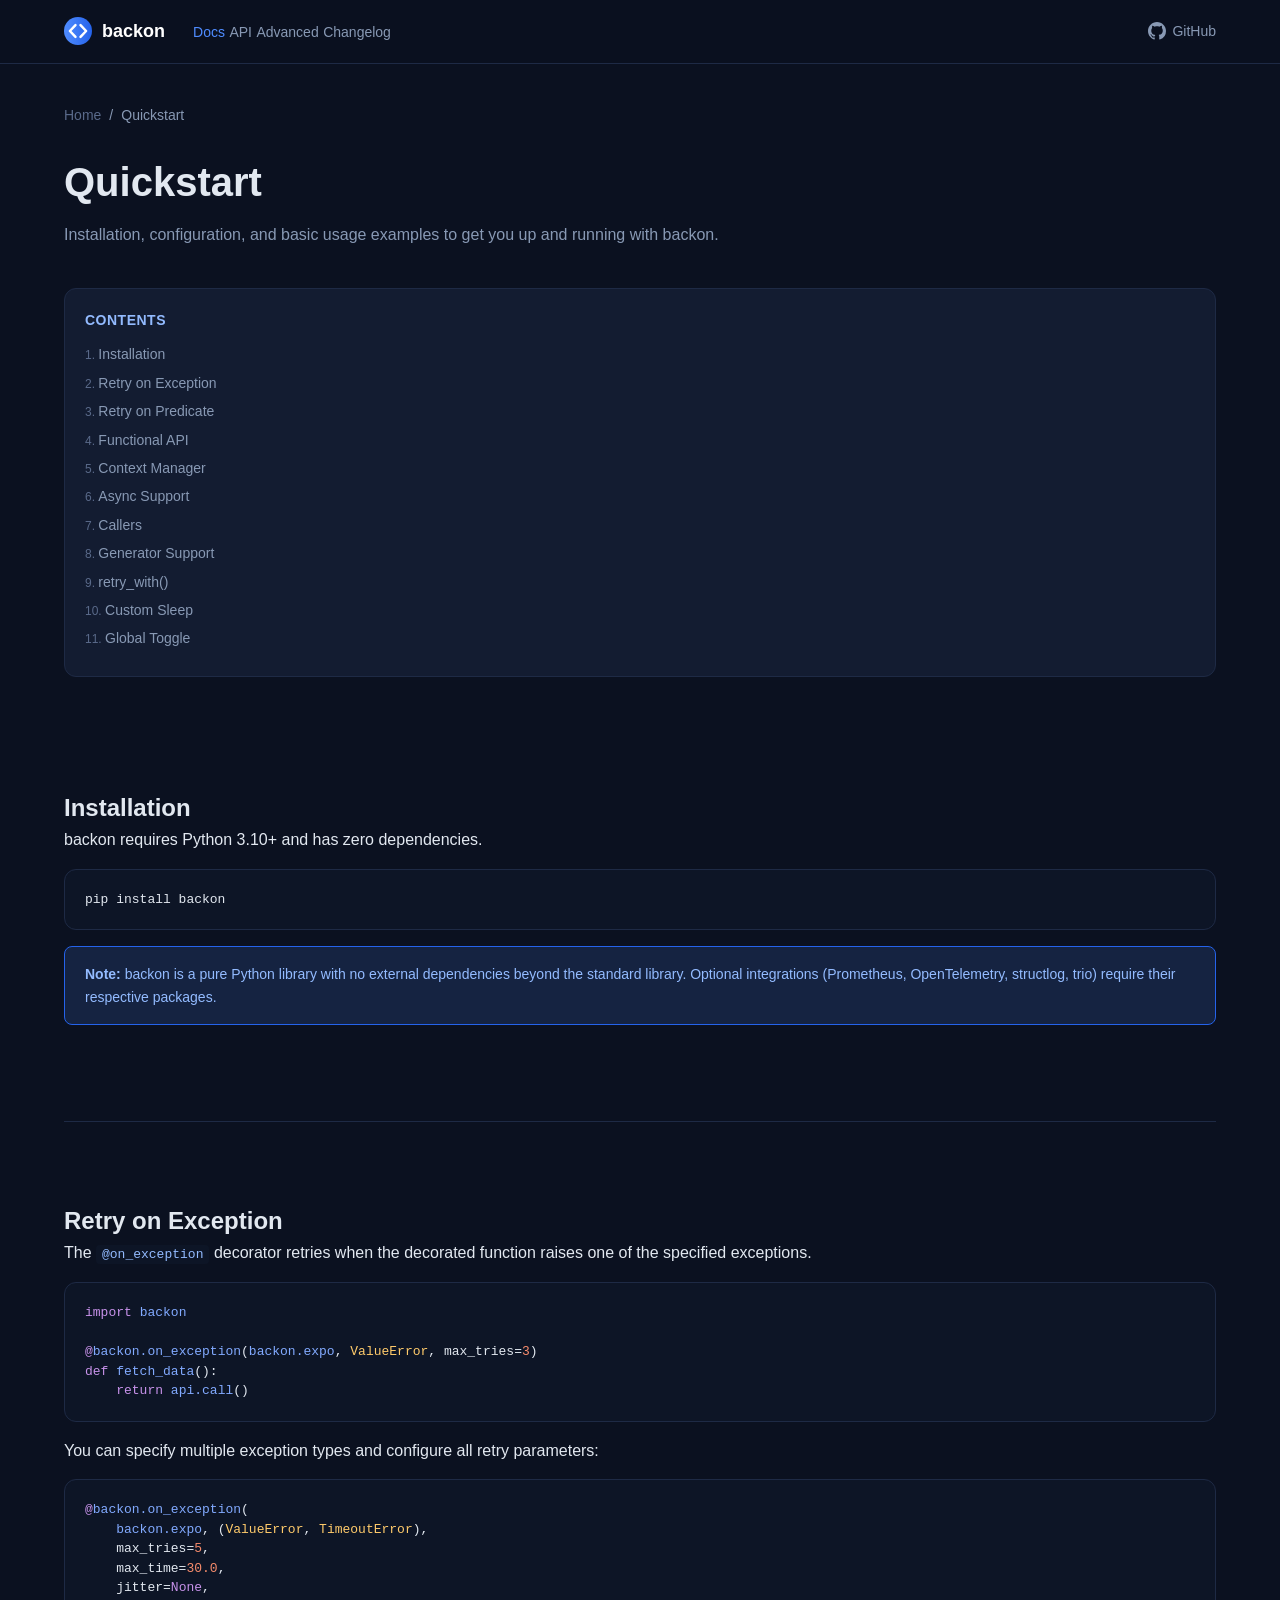
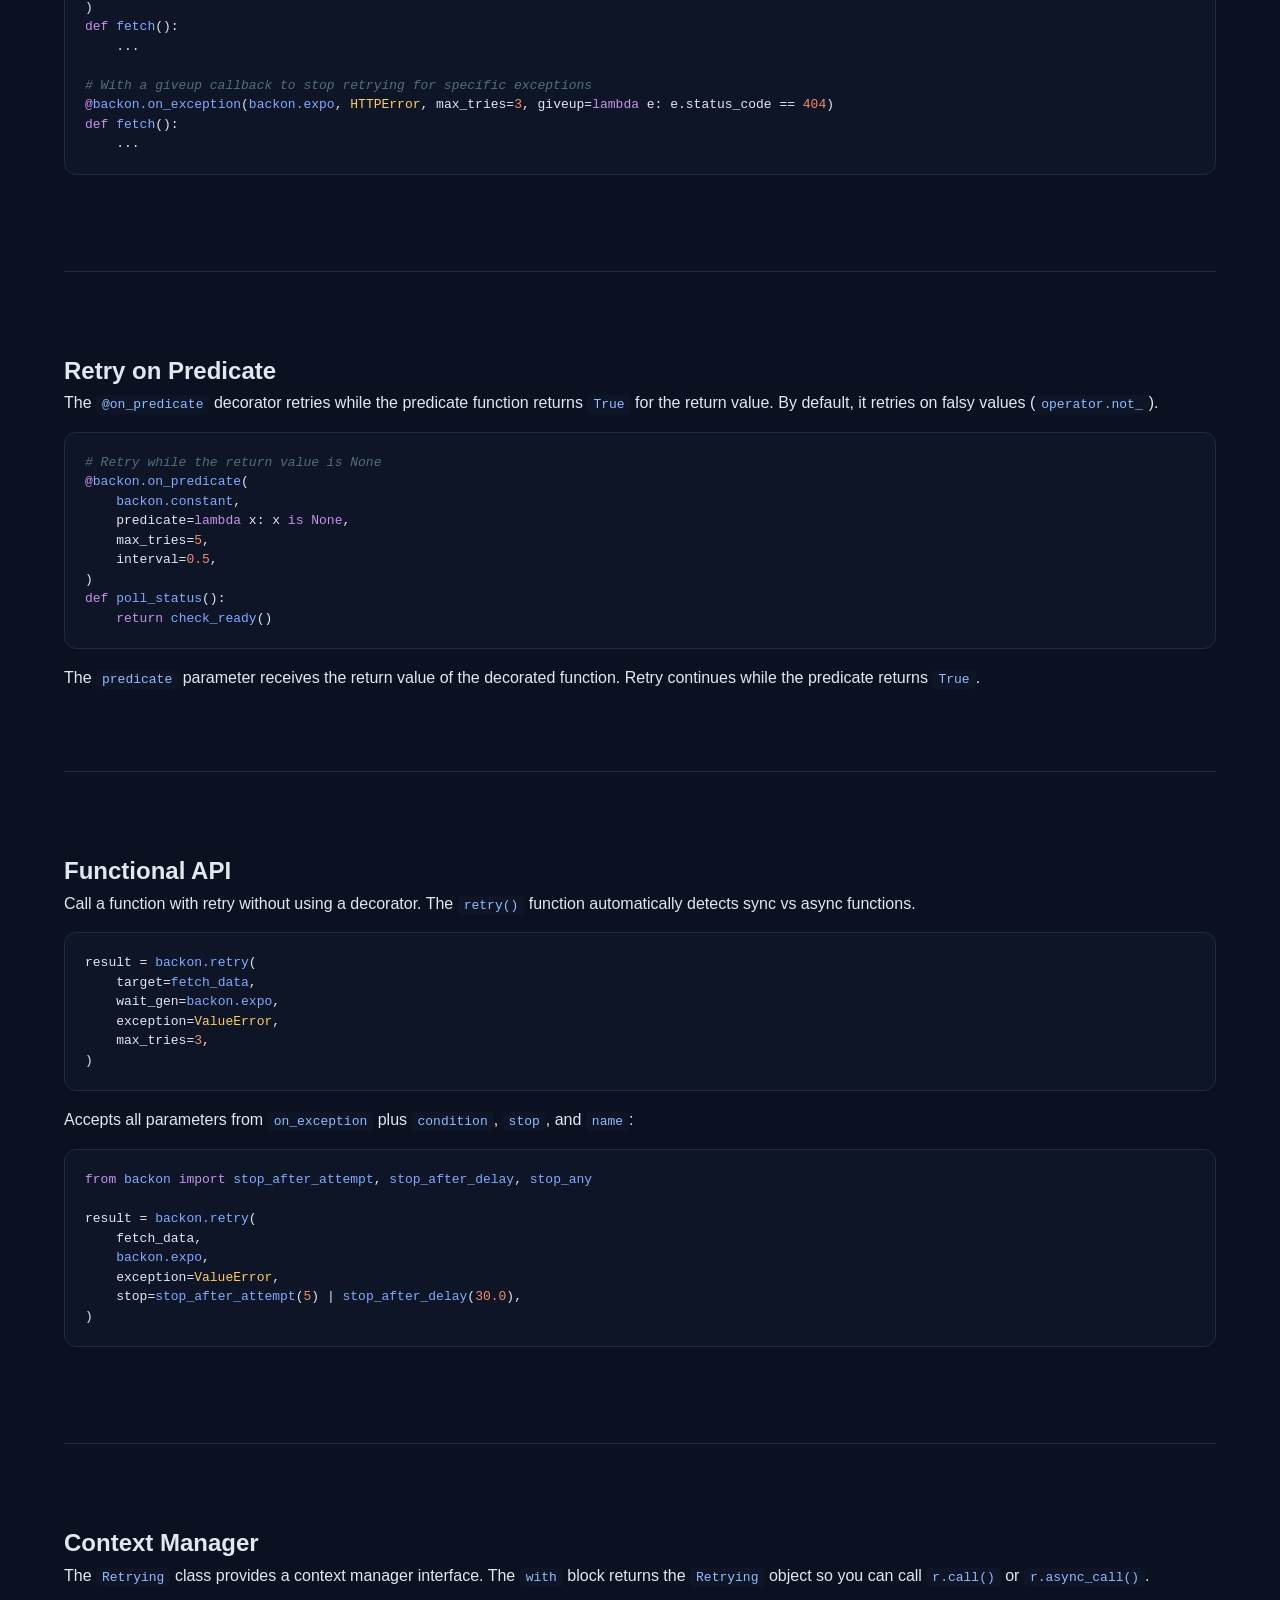
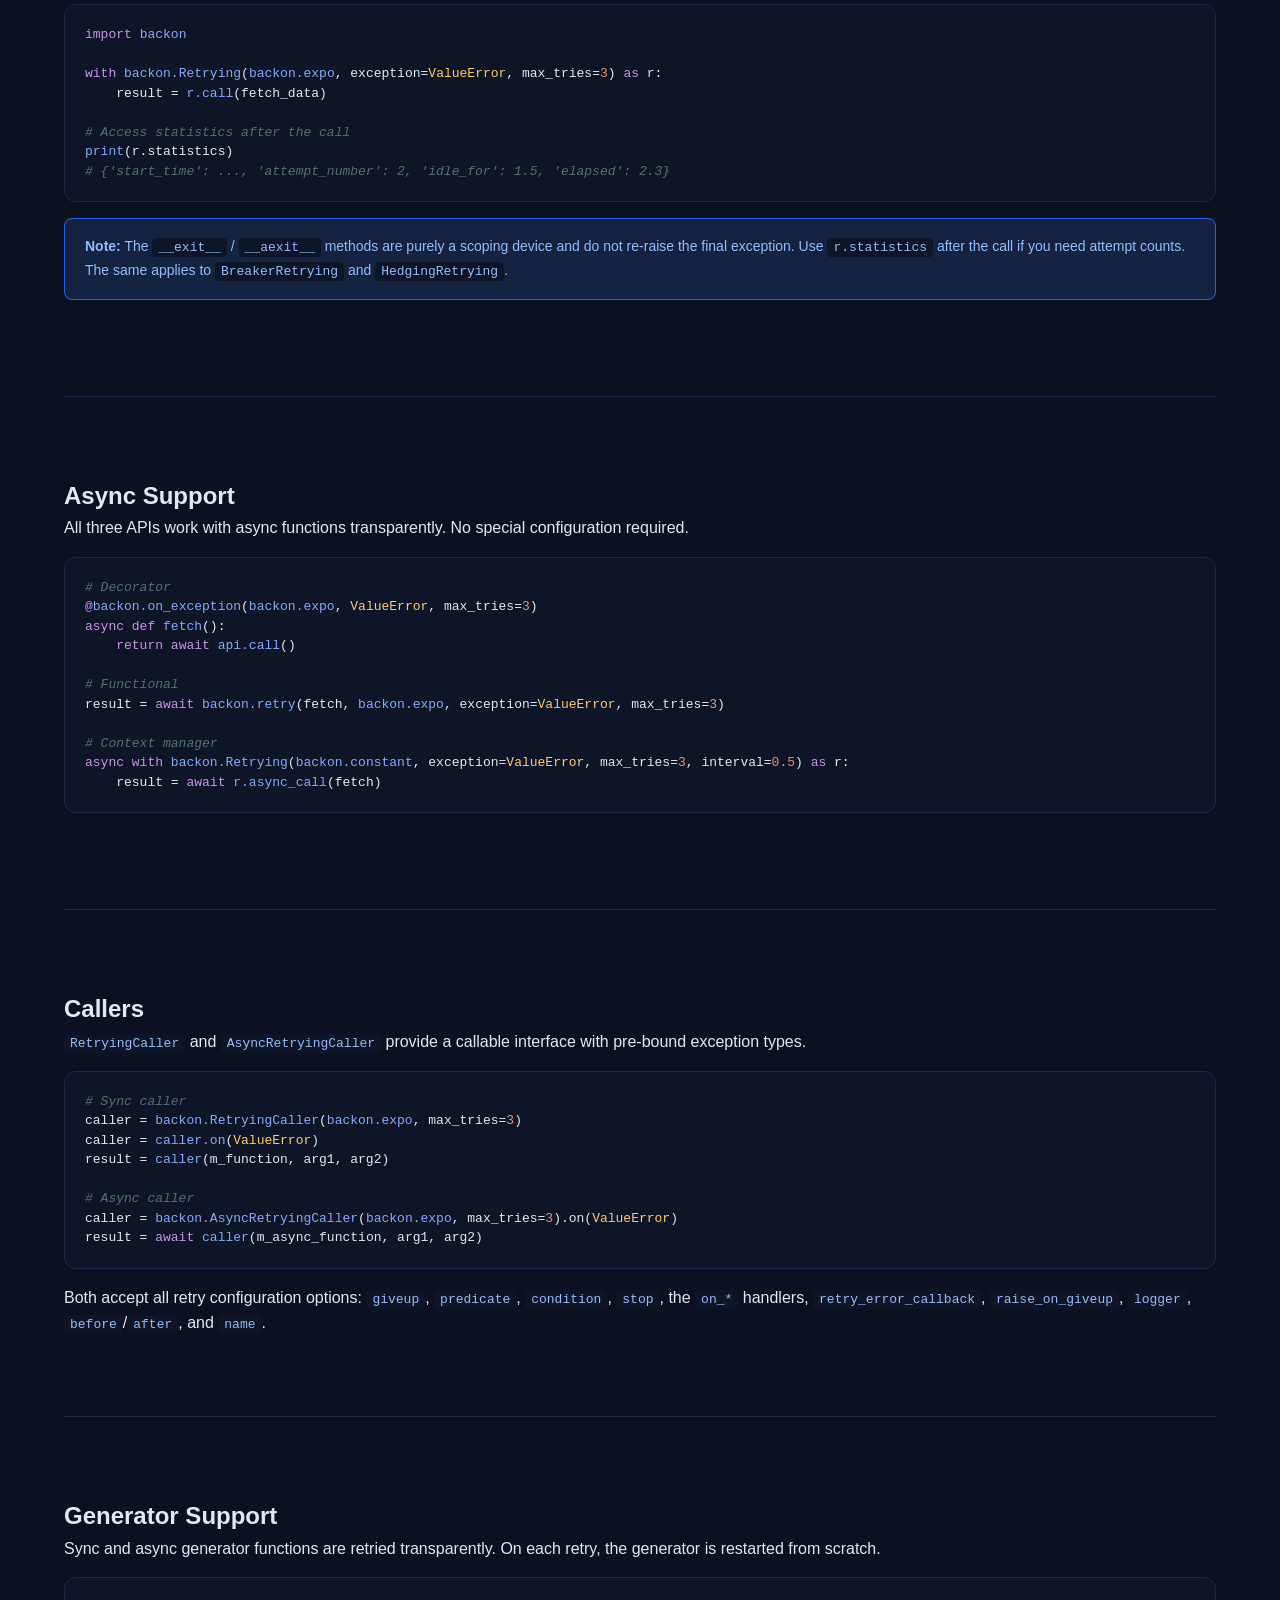
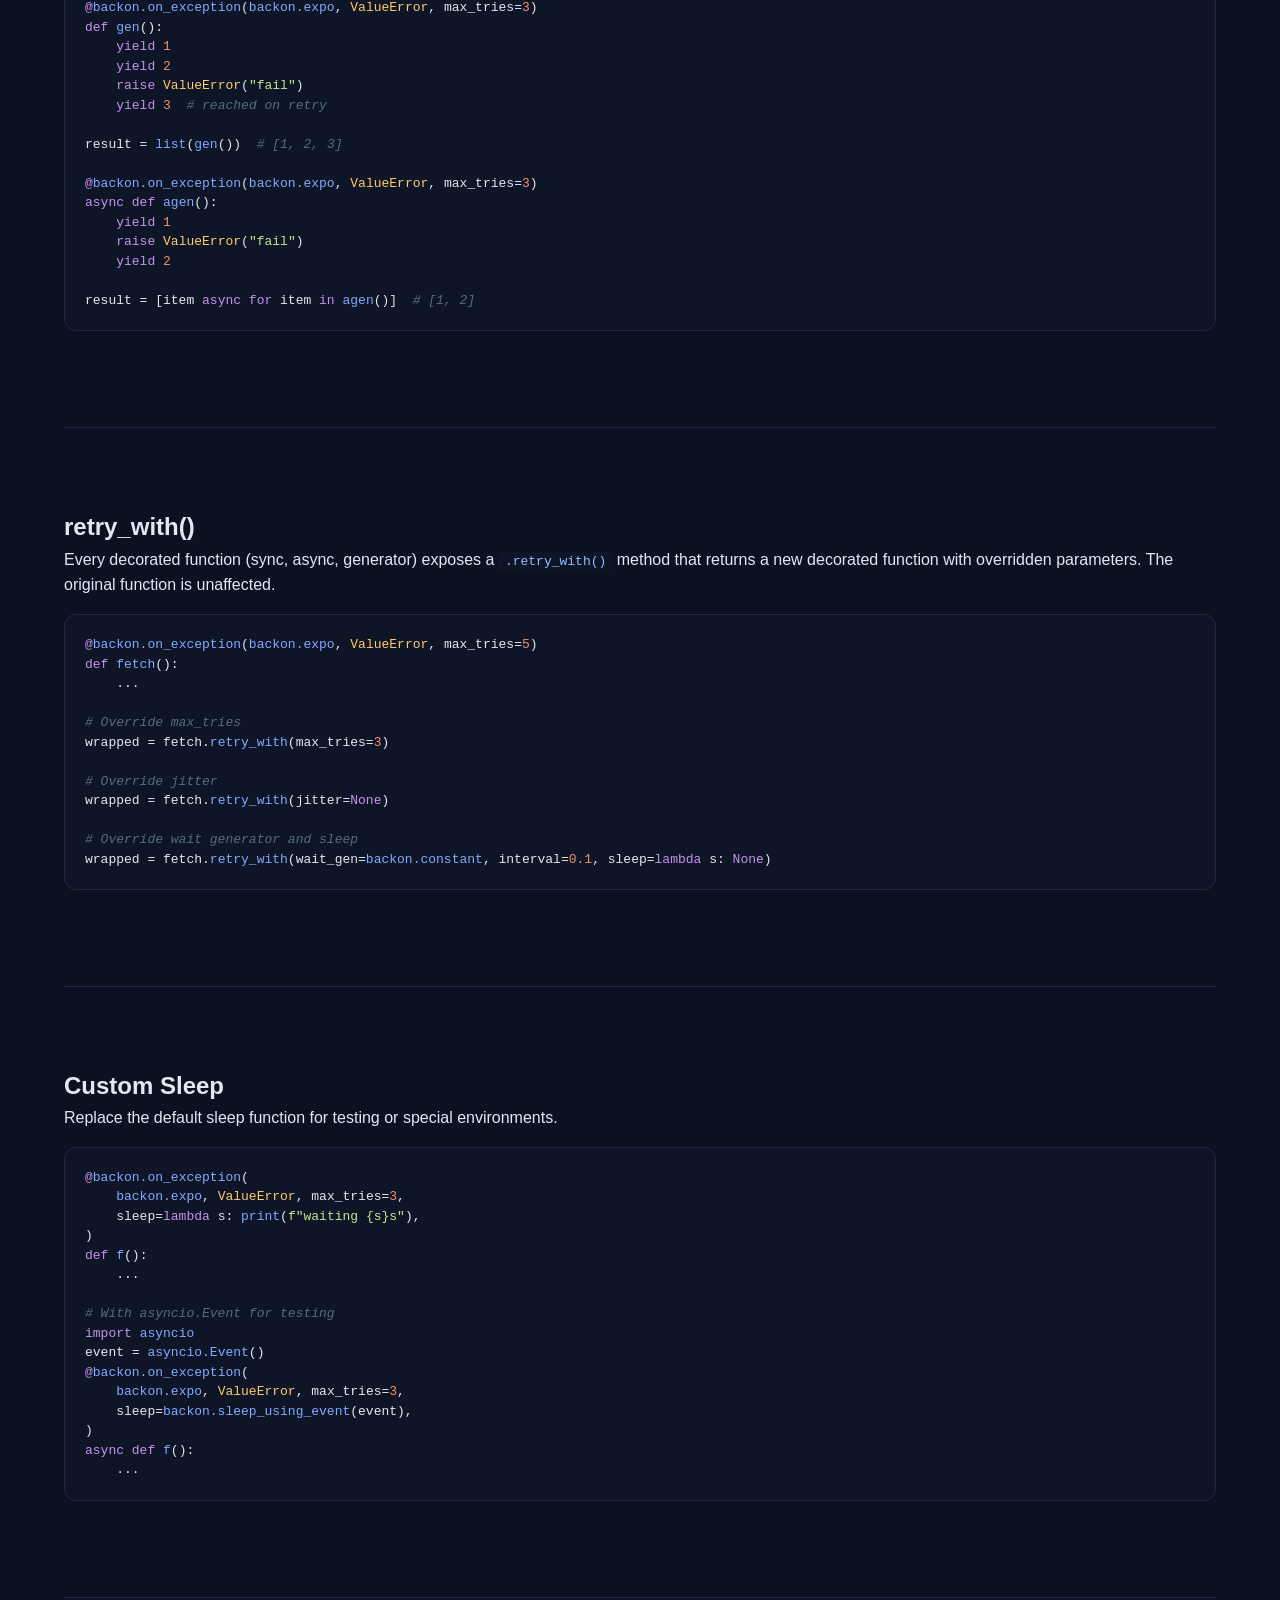
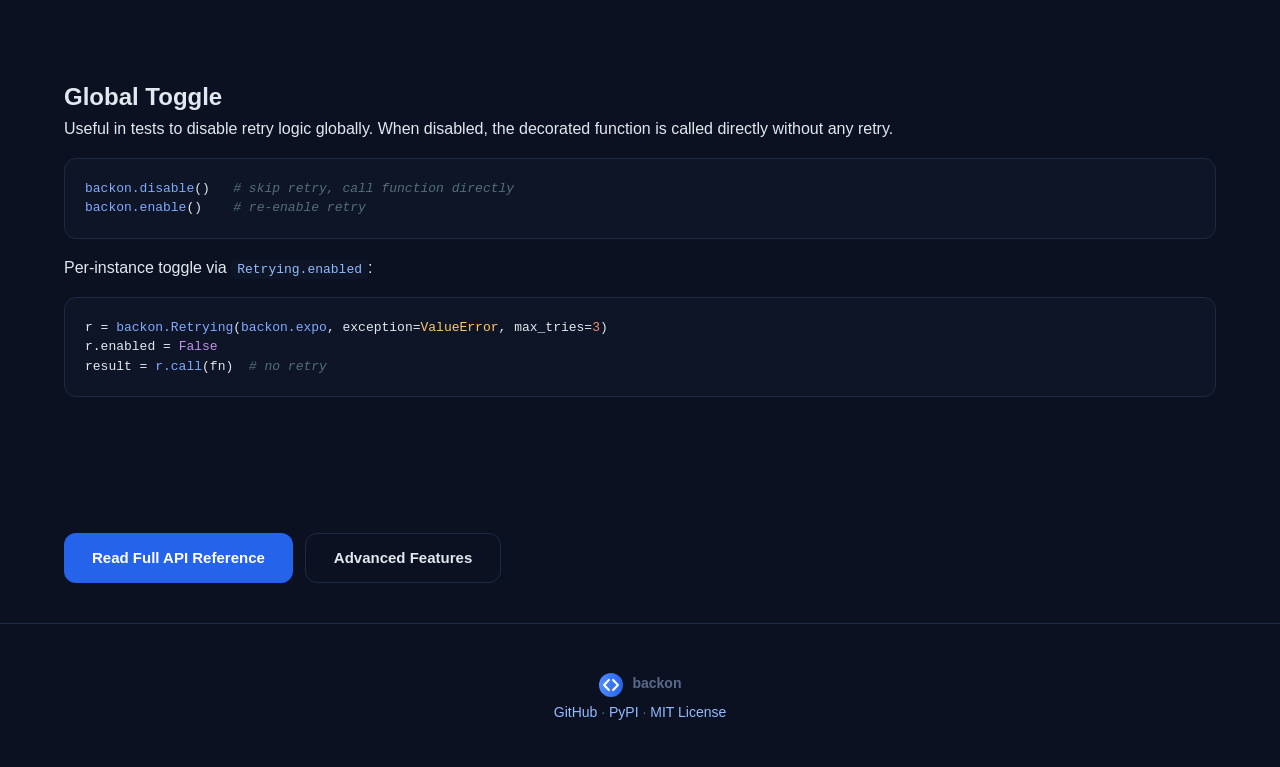
<file: docs/quickstart.html>
<!DOCTYPE html>
<html lang="en">
<head>
<meta charset="UTF-8">
<meta name="viewport" content="width=device-width, initial-scale=1.0">
<title>Quickstart — backon</title>
<meta name="description" content="Get started with backon in minutes. Installation, quick examples, and API overview.">
<link rel="icon" href="../assets/logo.svg" type="image/svg+xml">
<link rel="stylesheet" href="../css/style.css">
</head>
<body>

<nav>
  <div class="inner">
    <a href="../" class="logo">
      <svg viewBox="0 0 500 500"><defs><linearGradient id="nl"><stop offset="0%" stop-color="#4F8CFF"/><stop offset="100%" stop-color="#2563EB"/></linearGradient></defs><circle cx="250" cy="250" r="250" fill="url(#nl)"/><g fill="none" stroke="#FFF" stroke-width="44" stroke-linecap="round" stroke-linejoin="round"><path d="M 205 145 L 105 250 L 205 355"/><path d="M 295 145 L 395 250 L 295 355"/></g></svg>
      backon
    </a>
    <div class="nav-links">
      <a href="quickstart.html" class="nav-link active">Docs</a>
      <a href="api.html" class="nav-link">API</a>
      <a href="advanced.html" class="nav-link">Advanced</a>
      <a href="changelog.html" class="nav-link">Changelog</a>
    </div>
    <div class="nav-right">
      <a href="https://github.com/Llucs/backon" class="gh-link" target="_blank">
        <svg viewBox="0 0 16 16" fill="currentColor"><path d="M8 0C3.58 0 0 3.58 0 8c0 3.54 2.29 6.53 5.47 7.59.4.07.55-.17.55-.38 0-.19-.01-.82-.01-1.49-2.01.37-2.53-.49-2.69-.94-.09-.23-.48-.94-.82-1.13-.28-.15-.68-.52-.01-.53.63-.01 1.08.58 1.23.82.72 1.21 1.87.87 2.33.66.07-.52.28-.87.51-1.07-1.78-.2-3.64-.89-3.64-3.95 0-.87.31-1.59.82-2.15-.08-.2-.36-1.02.08-2.12 0 0 .67-.21 2.2.82.64-.18 1.32-.27 2-.27.68 0 1.36.09 2 .27 1.53-1.04 2.2-.82 2.2-.82.44 1.1.16 1.92.08 2.12.51.56.82 1.27.82 2.15 0 3.07-1.87 3.75-3.65 3.95.29.25.54.73.54 1.48 0 1.07-.01 1.93-.01 2.2 0 .21.15.46.55.38A8.013 8.013 0 0016 8c0-4.42-3.58-8-8-8z"/></svg>
        GitHub
      </a>
      <button class="mobile-toggle" aria-label="Menu">
        <svg viewBox="0 0 24 24" fill="none" stroke="currentColor" stroke-width="2"><path d="M3 12h18M3 6h18M3 18h18"/></svg>
      </button>
    </div>
  </div>
</nav>

<main class="page-content">
  <div class="container">
    <div class="breadcrumb">
      <a href="../">Home</a> <span>/</span> <span>Quickstart</span>
    </div>

    <div class="page-header">
      <h1>Quickstart</h1>
      <p>Installation, configuration, and basic usage examples to get you up and running with backon.</p>
    </div>

    <div class="toc">
      <h3>Contents</h3>
      <ol>
        <li><a href="#install">Installation</a></li>
        <li><a href="#retry-exception">Retry on Exception</a></li>
        <li><a href="#retry-predicate">Retry on Predicate</a></li>
        <li><a href="#functional">Functional API</a></li>
        <li><a href="#context-manager">Context Manager</a></li>
        <li><a href="#async">Async Support</a></li>
        <li><a href="#callers">Callers</a></li>
        <li><a href="#generators">Generator Support</a></li>
        <li><a href="#retry-with">retry_with()</a></li>
        <li><a href="#custom-sleep">Custom Sleep</a></li>
        <li><a href="#global-toggle">Global Toggle</a></li>
      </ol>
    </div>

    <section id="install" class="section">
      <h2>Installation</h2>
      <p>backon requires Python 3.10+ and has zero dependencies.</p>
      <pre>pip install backon</pre>
      <div class="alert alert-info">
        <strong>Note:</strong> backon is a pure Python library with no external dependencies beyond the standard library. Optional integrations (Prometheus, OpenTelemetry, structlog, trio) require their respective packages.
      </div>
    </section>

    <section id="retry-exception" class="section">
      <h2>Retry on Exception</h2>
      <p>The <code>@on_exception</code> decorator retries when the decorated function raises one of the specified exceptions.</p>
      <pre><span class="kw">import</span> <span class="fn">backon</span>

<span class="kw">@</span><span class="fn">backon.on_exception</span>(<span class="fn">backon.expo</span>, <span class="tp">ValueError</span>, max_tries=<span class="num">3</span>)
<span class="kw">def</span> <span class="fn">fetch_data</span>():
    <span class="kw">return</span> <span class="fn">api.call</span>()</pre>
      <p>You can specify multiple exception types and configure all retry parameters:</p>
      <pre><span class="kw">@</span><span class="fn">backon.on_exception</span>(
    <span class="fn">backon.expo</span>, (<span class="tp">ValueError</span>, <span class="tp">TimeoutError</span>),
    max_tries=<span class="num">5</span>,
    max_time=<span class="num">30.0</span>,
    jitter=<span class="kw">None</span>,
)
<span class="kw">def</span> <span class="fn">fetch</span>():
    ...

<span class="cm"># With a giveup callback to stop retrying for specific exceptions</span>
<span class="kw">@</span><span class="fn">backon.on_exception</span>(<span class="fn">backon.expo</span>, <span class="tp">HTTPError</span>, max_tries=<span class="num">3</span>, giveup=<span class="kw">lambda</span> e: e.status_code == <span class="num">404</span>)
<span class="kw">def</span> <span class="fn">fetch</span>():
    ...</pre>
    </section>

    <section id="retry-predicate" class="section">
      <h2>Retry on Predicate</h2>
      <p>The <code>@on_predicate</code> decorator retries while the predicate function returns <code>True</code> for the return value. By default, it retries on falsy values (<code>operator.not_</code>).</p>
      <pre><span class="cm"># Retry while the return value is None</span>
<span class="kw">@</span><span class="fn">backon.on_predicate</span>(
    <span class="fn">backon.constant</span>,
    predicate=<span class="kw">lambda</span> x: x <span class="kw">is</span> <span class="kw">None</span>,
    max_tries=<span class="num">5</span>,
    interval=<span class="num">0.5</span>,
)
<span class="kw">def</span> <span class="fn">poll_status</span>():
    <span class="kw">return</span> <span class="fn">check_ready</span>()</pre>
      <p>The <code>predicate</code> parameter receives the return value of the decorated function. Retry continues while the predicate returns <code>True</code>.</p>
    </section>

    <section id="functional" class="section">
      <h2>Functional API</h2>
      <p>Call a function with retry without using a decorator. The <code>retry()</code> function automatically detects sync vs async functions.</p>
      <pre>result = <span class="fn">backon.retry</span>(
    target=<span class="fn">fetch_data</span>,
    wait_gen=<span class="fn">backon.expo</span>,
    exception=<span class="tp">ValueError</span>,
    max_tries=<span class="num">3</span>,
)</pre>
      <p>Accepts all parameters from <code>on_exception</code> plus <code>condition</code>, <code>stop</code>, and <code>name</code>:</p>
      <pre><span class="kw">from</span> <span class="fn">backon</span> <span class="kw">import</span> <span class="fn">stop_after_attempt</span>, <span class="fn">stop_after_delay</span>, <span class="fn">stop_any</span>

result = <span class="fn">backon.retry</span>(
    fetch_data,
    <span class="fn">backon.expo</span>,
    exception=<span class="tp">ValueError</span>,
    stop=<span class="fn">stop_after_attempt</span>(<span class="num">5</span>) | <span class="fn">stop_after_delay</span>(<span class="num">30.0</span>),
)</pre>
    </section>

    <section id="context-manager" class="section">
      <h2>Context Manager</h2>
      <p>The <code>Retrying</code> class provides a context manager interface. The <code>with</code> block returns the <code>Retrying</code> object so you can call <code>r.call()</code> or <code>r.async_call()</code>.</p>
      <pre><span class="kw">import</span> <span class="fn">backon</span>

<span class="kw">with</span> <span class="fn">backon.Retrying</span>(<span class="fn">backon.expo</span>, exception=<span class="tp">ValueError</span>, max_tries=<span class="num">3</span>) <span class="kw">as</span> r:
    result = <span class="fn">r.call</span>(fetch_data)

<span class="cm"># Access statistics after the call</span>
<span class="fn">print</span>(r.statistics)
<span class="cm"># {'start_time': ..., 'attempt_number': 2, 'idle_for': 1.5, 'elapsed': 2.3}</span></pre>
      <div class="alert alert-info">
        <strong>Note:</strong> The <code>__exit__</code> / <code>__aexit__</code> methods are purely a scoping device and do not re-raise the final exception. Use <code>r.statistics</code> after the call if you need attempt counts. The same applies to <code>BreakerRetrying</code> and <code>HedgingRetrying</code>.
      </div>
    </section>

    <section id="async" class="section">
      <h2>Async Support</h2>
      <p>All three APIs work with async functions transparently. No special configuration required.</p>
      <pre><span class="cm"># Decorator</span>
<span class="kw">@</span><span class="fn">backon.on_exception</span>(<span class="fn">backon.expo</span>, <span class="tp">ValueError</span>, max_tries=<span class="num">3</span>)
<span class="kw">async def</span> <span class="fn">fetch</span>():
    <span class="kw">return await</span> <span class="fn">api.call</span>()

<span class="cm"># Functional</span>
result = <span class="kw">await</span> <span class="fn">backon.retry</span>(fetch, <span class="fn">backon.expo</span>, exception=<span class="tp">ValueError</span>, max_tries=<span class="num">3</span>)

<span class="cm"># Context manager</span>
<span class="kw">async with</span> <span class="fn">backon.Retrying</span>(<span class="fn">backon.constant</span>, exception=<span class="tp">ValueError</span>, max_tries=<span class="num">3</span>, interval=<span class="num">0.5</span>) <span class="kw">as</span> r:
    result = <span class="kw">await</span> <span class="fn">r.async_call</span>(fetch)</pre>
    </section>

    <section id="callers" class="section">
      <h2>Callers</h2>
      <p><code>RetryingCaller</code> and <code>AsyncRetryingCaller</code> provide a callable interface with pre-bound exception types.</p>
      <pre><span class="cm"># Sync caller</span>
caller = <span class="fn">backon.RetryingCaller</span>(<span class="fn">backon.expo</span>, max_tries=<span class="num">3</span>)
caller = <span class="fn">caller.on</span>(<span class="tp">ValueError</span>)
result = <span class="fn">caller</span>(m_function, arg1, arg2)

<span class="cm"># Async caller</span>
caller = <span class="fn">backon.AsyncRetryingCaller</span>(<span class="fn">backon.expo</span>, max_tries=<span class="num">3</span>).on(<span class="tp">ValueError</span>)
result = <span class="kw">await</span> <span class="fn">caller</span>(m_async_function, arg1, arg2)</pre>
      <p>Both accept all retry configuration options: <code>giveup</code>, <code>predicate</code>, <code>condition</code>, <code>stop</code>, the <code>on_*</code> handlers, <code>retry_error_callback</code>, <code>raise_on_giveup</code>, <code>logger</code>, <code>before</code>/<code>after</code>, and <code>name</code>.</p>
    </section>

    <section id="generators" class="section">
      <h2>Generator Support</h2>
      <p>Sync and async generator functions are retried transparently. On each retry, the generator is restarted from scratch.</p>
      <pre><span class="kw">@</span><span class="fn">backon.on_exception</span>(<span class="fn">backon.expo</span>, <span class="tp">ValueError</span>, max_tries=<span class="num">3</span>)
<span class="kw">def</span> <span class="fn">gen</span>():
    <span class="kw">yield</span> <span class="num">1</span>
    <span class="kw">yield</span> <span class="num">2</span>
    <span class="kw">raise</span> <span class="tp">ValueError</span>(<span class="str">"fail"</span>)
    <span class="kw">yield</span> <span class="num">3</span>  <span class="cm"># reached on retry</span>

result = <span class="fn">list</span>(<span class="fn">gen</span>())  <span class="cm"># [1, 2, 3]</span>

<span class="kw">@</span><span class="fn">backon.on_exception</span>(<span class="fn">backon.expo</span>, <span class="tp">ValueError</span>, max_tries=<span class="num">3</span>)
<span class="kw">async def</span> <span class="fn">agen</span>():
    <span class="kw">yield</span> <span class="num">1</span>
    <span class="kw">raise</span> <span class="tp">ValueError</span>(<span class="str">"fail"</span>)
    <span class="kw">yield</span> <span class="num">2</span>

result = [item <span class="kw">async for</span> item <span class="kw">in</span> <span class="fn">agen</span>()]  <span class="cm"># [1, 2]</span></pre>
    </section>

    <section id="retry-with" class="section">
      <h2>retry_with()</h2>
      <p>Every decorated function (sync, async, generator) exposes a <code>.retry_with()</code> method that returns a new decorated function with overridden parameters. The original function is unaffected.</p>
      <pre><span class="kw">@</span><span class="fn">backon.on_exception</span>(<span class="fn">backon.expo</span>, <span class="tp">ValueError</span>, max_tries=<span class="num">5</span>)
<span class="kw">def</span> <span class="fn">fetch</span>():
    ...

<span class="cm"># Override max_tries</span>
wrapped = fetch.<span class="fn">retry_with</span>(max_tries=<span class="num">3</span>)

<span class="cm"># Override jitter</span>
wrapped = fetch.<span class="fn">retry_with</span>(jitter=<span class="kw">None</span>)

<span class="cm"># Override wait generator and sleep</span>
wrapped = fetch.<span class="fn">retry_with</span>(wait_gen=<span class="fn">backon.constant</span>, interval=<span class="num">0.1</span>, sleep=<span class="kw">lambda</span> s: <span class="kw">None</span>)</pre>
    </section>

    <section id="custom-sleep" class="section">
      <h2>Custom Sleep</h2>
      <p>Replace the default sleep function for testing or special environments.</p>
      <pre><span class="kw">@</span><span class="fn">backon.on_exception</span>(
    <span class="fn">backon.expo</span>, <span class="tp">ValueError</span>, max_tries=<span class="num">3</span>,
    sleep=<span class="kw">lambda</span> s: <span class="fn">print</span>(<span class="str">f"waiting {s}s"</span>),
)
<span class="kw">def</span> <span class="fn">f</span>():
    ...

<span class="cm"># With asyncio.Event for testing</span>
<span class="kw">import</span> <span class="fn">asyncio</span>
event = <span class="fn">asyncio.Event</span>()
<span class="kw">@</span><span class="fn">backon.on_exception</span>(
    <span class="fn">backon.expo</span>, <span class="tp">ValueError</span>, max_tries=<span class="num">3</span>,
    sleep=<span class="fn">backon.sleep_using_event</span>(event),
)
<span class="kw">async def</span> <span class="fn">f</span>():
    ...</pre>
    </section>

    <section id="global-toggle" class="section">
      <h2>Global Toggle</h2>
      <p>Useful in tests to disable retry logic globally. When disabled, the decorated function is called directly without any retry.</p>
      <pre><span class="fn">backon.disable</span>()   <span class="cm"># skip retry, call function directly</span>
<span class="fn">backon.enable</span>()    <span class="cm"># re-enable retry</span></pre>
      <p>Per-instance toggle via <code>Retrying.enabled</code>:</p>
      <pre>r = <span class="fn">backon.Retrying</span>(<span class="fn">backon.expo</span>, exception=<span class="tp">ValueError</span>, max_tries=<span class="num">3</span>)
r.enabled = <span class="kw">False</span>
result = <span class="fn">r.call</span>(fn)  <span class="cm"># no retry</span></pre>
    </section>

    <div style="margin: 40px 0; display: flex; gap: 12px;">
      <a href="api.html" class="btn btn-primary">Read Full API Reference</a>
      <a href="advanced.html" class="btn btn-outline">Advanced Features</a>
    </div>
  </div>
</main>

<footer>
  <p>
    <svg viewBox="0 0 500 500" class="footer-logo"><defs><linearGradient id="fl"><stop offset="0%" stop-color="#4F8CFF"/><stop offset="100%" stop-color="#2563EB"/></linearGradient></defs><circle cx="250" cy="250" r="250" fill="url(#fl)"/><g fill="none" stroke="#FFF" stroke-width="44" stroke-linecap="round" stroke-linejoin="round"><path d="M 205 145 L 105 250 L 205 355"/><path d="M 295 145 L 395 250 L 295 355"/></g></svg>
    <strong>backon</strong>
  </p>
  <p style="margin-top: 4px;">
    <a href="https://github.com/Llucs/backon" target="_blank">GitHub</a> &middot;
    <a href="https://pypi.org/project/backon/" target="_blank">PyPI</a> &middot;
    <a href="https://github.com/Llucs/backon/blob/main/LICENSE" target="_blank">MIT License</a>
  </p>
</footer>

<script src="../js/main.js"></script>
</body>
</html>
</file>
<file: css/style.css>
:root {
  --primary: #4F8CFF;
  --primary-dark: #2563EB;
  --primary-light: #93BBFF;
  --primary-glow: rgba(79, 140, 255, 0.15);
  --bg: #0B1120;
  --bg-card: #131C31;
  --bg-code: #0D1526;
  --bg-hover: rgba(79, 140, 255, 0.04);
  --text: #E2E8F0;
  --text-muted: #8899B4;
  --text-dim: #5A6A8A;
  --border: #1E2A45;
  --border-hover: #2A3A5C;
  --success: #22C55E;
  --warn: #F59E0B;
  --error: #EF4444;
  --radius: 12px;
  --radius-sm: 8px;
  --font: 'Inter', -apple-system, BlinkMacSystemFont, 'Segoe UI', Roboto, sans-serif;
  --font-mono: 'JetBrains Mono', 'Fira Code', 'Cascadia Code', 'Consolas', monospace;
  --nav-height: 64px;
}

* { margin: 0; padding: 0; box-sizing: border-box; }
html { scroll-behavior: smooth; height: 100%; }
body {
  font-family: var(--font); background: var(--bg); color: var(--text);
  line-height: 1.6; min-height: 100%; display: flex; flex-direction: column;
}
a { color: var(--primary); text-decoration: none; transition: color .2s; }
a:hover { color: var(--primary-light); text-decoration: underline; }

::selection { background: var(--primary); color: #fff; }
::-webkit-scrollbar { width: 8px; }
::-webkit-scrollbar-track { background: var(--bg); }
::-webkit-scrollbar-thumb { background: var(--border); border-radius: 4px; }
::-webkit-scrollbar-thumb:hover { background: var(--border-hover); }

/* Nav */
nav {
  position: fixed; top: 0; left: 0; right: 0; z-index: 100;
  background: rgba(11, 17, 32, 0.85); backdrop-filter: blur(12px);
  border-bottom: 1px solid var(--border); height: var(--nav-height);
}
nav .inner {
  max-width: 1200px; margin: 0 auto; padding: 0 24px;
  display: flex; align-items: center; gap: 28px; height: 100%;
}
nav .logo {
  display: flex; align-items: center; gap: 10px;
  font-weight: 700; font-size: 18px; color: #fff;
}
nav .logo:hover { text-decoration: none; }
nav .logo svg { width: 28px; height: 28px; flex-shrink: 0; }
nav .nav-link { color: var(--text-muted); font-size: 14px; font-weight: 500; }
nav .nav-link:hover { color: #fff; text-decoration: none; }
nav .nav-link.active { color: var(--primary); }
nav .nav-right { margin-left: auto; display: flex; align-items: center; gap: 16px; }
nav .gh-link { display: flex; align-items: center; gap: 6px; color: var(--text-muted); font-size: 14px; }
nav .gh-link:hover { color: #fff; text-decoration: none; }
nav .gh-link svg { width: 18px; height: 18px; }
.mobile-toggle { display: none; background: none; border: none; color: var(--text); cursor: pointer; padding: 8px; }
.mobile-toggle svg { width: 24px; height: 24px; }

@media (max-width: 768px) {
  nav .nav-links { display: none; }
  nav .nav-links.open {
    display: flex; flex-direction: column; position: fixed; top: var(--nav-height);
    left: 0; right: 0; background: var(--bg-card); border-bottom: 1px solid var(--border);
    padding: 16px 24px; gap: 12px;
  }
  .mobile-toggle { display: block; }
}

/* Layout */
.container { max-width: 1200px; margin: 0 auto; padding: 0 24px; }
.page-content { padding-top: calc(var(--nav-height) + 40px); flex: 1; }
.page-content.wide { padding-top: 0; }

/* Hero */
.hero {
  padding: 140px 24px 80px; text-align: center;
  background: linear-gradient(180deg, var(--primary-glow) 0%, transparent 100%);
}
.hero .logo-big { width: 120px; height: 120px; margin-bottom: 24px; }
.hero h1 {
  font-size: clamp(36px, 6vw, 60px); font-weight: 800; letter-spacing: -1px;
  background: linear-gradient(135deg, #fff 0%, var(--primary-light) 100%);
  -webkit-background-clip: text; -webkit-text-fill-color: transparent;
  background-clip: text;
}
.hero p {
  font-size: clamp(16px, 2vw, 20px); color: var(--text-muted);
  max-width: 600px; margin: 16px auto 32px;
}
.hero .badges { display: flex; justify-content: center; gap: 8px; flex-wrap: wrap; margin-bottom: 32px; }
.hero .badges img { height: 20px; }
.hero .btns { display: flex; justify-content: center; gap: 12px; flex-wrap: wrap; }

/* Buttons */
.btn {
  display: inline-flex; align-items: center; gap: 8px;
  padding: 12px 28px; border-radius: var(--radius); font-weight: 600;
  font-size: 15px; transition: all .2s; cursor: pointer; border: none;
}
.btn-primary { background: var(--primary-dark); color: #fff; }
.btn-primary:hover { background: var(--primary); text-decoration: none; }
.btn-outline { border: 1px solid var(--border); color: var(--text); background: transparent; }
.btn-outline:hover { border-color: var(--primary); color: #fff; text-decoration: none; }
.btn-sm { padding: 8px 16px; font-size: 13px; }

/* Sections */
.section { padding: 80px 0; border-bottom: 1px solid var(--border); }
.section:last-of-type { border-bottom: none; }
.section-header { margin-bottom: 40px; }
.section-header h2 { font-size: clamp(24px, 3vw, 32px); font-weight: 700; margin-bottom: 12px; }
.section-header p { color: var(--text-muted); font-size: 16px; max-width: 700px; }
.section-header .subtitle { font-size: 14px; color: var(--text-dim); margin-top: 4px; }

/* Grids */
.grid-2 { display: grid; grid-template-columns: repeat(auto-fit, minmax(340px, 1fr)); gap: 16px; }
.grid-3 { display: grid; grid-template-columns: repeat(auto-fit, minmax(280px, 1fr)); gap: 16px; }
.grid-4 { display: grid; grid-template-columns: repeat(auto-fit, minmax(240px, 1fr)); gap: 16px; }
.grid-auto { display: grid; grid-template-columns: repeat(auto-fill, minmax(200px, 1fr)); gap: 12px; }

/* Cards */
.card {
  background: var(--bg-card); border: 1px solid var(--border);
  border-radius: var(--radius); padding: 24px; transition: border-color .2s, transform .2s;
}
.card:hover { border-color: var(--primary-dark); transform: translateY(-1px); }
.card .icon {
  width: 40px; height: 40px; border-radius: 10px;
  background: var(--primary-glow); display: flex; align-items: center;
  justify-content: center; margin-bottom: 14px; font-size: 20px;
}
.card h3 { font-size: 16px; font-weight: 600; margin-bottom: 8px; }
.card p { font-size: 14px; color: var(--text-muted); line-height: 1.5; }
.card code { font-family: var(--font-mono); font-size: 13px; background: var(--bg-code); padding: 2px 6px; border-radius: 4px; color: var(--primary-light); }
.card .card-footer { margin-top: 12px; font-size: 13px; }

/* Code */
pre {
  background: var(--bg-code); border: 1px solid var(--border);
  border-radius: var(--radius); padding: 20px; overflow-x: auto;
  font-family: var(--font-mono); font-size: 13px; line-height: 1.5; margin: 16px 0;
}
pre .kw { color: #C792EA; }  /* keyword */
pre .fn { color: #82AAFF; }  /* function */
pre .str { color: #C3E88D; } /* string */
pre .cm { color: #546E7A; font-style: italic; } /* comment */
pre .op { color: #89DDFF; } /* operator */
pre .num { color: #F78C6C; } /* number */
pre .tp { color: #FFCB6B; } /* type */
pre .dc { color: #89DDFF; } /* decorator */
code { font-family: var(--font-mono); font-size: 13px; }

code:not(pre code) {
  background: var(--bg-code); padding: 2px 6px; border-radius: 4px;
  color: var(--primary-light); font-size: 13px;
}

/* Tables */
table { width: 100%; border-collapse: collapse; font-size: 14px; margin: 16px 0; }
thead th {
  text-align: left; padding: 12px 16px; background: var(--bg-card);
  border-bottom: 2px solid var(--primary-dark); font-weight: 600; color: var(--primary-light);
  white-space: nowrap;
}
tbody td { padding: 12px 16px; border-bottom: 1px solid var(--border); }
tbody tr:hover td { background: var(--bg-hover); }
tbody td code { font-size: 12px; }
.table-wrap { overflow-x: auto; }

/* Tags */
.tag {
  display: inline-block; padding: 2px 8px; border-radius: 4px;
  font-size: 11px; font-weight: 600; letter-spacing: 0.3px;
}
.tag-new { background: rgba(34,197,94,0.15); color: var(--success); }
.tag-pro { background: rgba(245,158,11,0.15); color: var(--warn); }
.tag-beta { background: var(--primary-glow); color: var(--primary); }

/* Feature List */
.feature-list {
  display: grid; grid-template-columns: repeat(auto-fit, minmax(300px, 1fr)); gap: 10px; margin: 24px 0;
}
.feature-list li {
  display: flex; align-items: center; gap: 10px;
  padding: 12px 16px; background: var(--bg-card); border: 1px solid var(--border);
  border-radius: var(--radius-sm); font-size: 14px; list-style: none;
}
.feature-list li::before { content: "▸"; color: var(--primary); font-weight: bold; flex-shrink: 0; }

/* API Cards */
.api-card {
  background: var(--bg-card); border: 1px solid var(--border);
  border-radius: var(--radius); margin-bottom: 16px; overflow: hidden;
}
.api-card summary {
  padding: 16px 20px; cursor: pointer; font-weight: 600;
  display: flex; align-items: center; gap: 8px; user-select: none;
}
.api-card summary:hover { background: var(--bg-hover); }
.api-card summary::-webkit-details-marker { color: var(--text-muted); }
.api-card .body { padding: 0 20px 20px; }
.api-card .body p { font-size: 14px; color: var(--text-muted); margin-bottom: 12px; }
.api-card details[open] summary { border-bottom: 1px solid var(--border); }

/* Breadcrumb */
.breadcrumb {
  display: flex; align-items: center; gap: 8px;
  font-size: 14px; color: var(--text-dim); margin-bottom: 24px;
}
.breadcrumb a { color: var(--text-dim); }
.breadcrumb a:hover { color: var(--primary); }
.breadcrumb span { color: var(--text-muted); }

/* Page header */
.page-header { margin-bottom: 40px; }
.page-header h1 { font-size: clamp(28px, 3.5vw, 40px); font-weight: 800; }
.page-header p { color: var(--text-muted); font-size: 16px; margin-top: 8px; max-width: 700px; }

/* Stat cards */
.stat-card {
  background: var(--bg-card); border: 1px solid var(--border);
  border-radius: var(--radius); padding: 24px; text-align: center;
}
.stat-card .stat-value { font-size: 36px; font-weight: 700; color: var(--primary); }
.stat-card .stat-label { font-size: 14px; color: var(--text-muted); margin-top: 4px; }

/* Alert */
.alert {
  padding: 16px 20px; border-radius: var(--radius-sm);
  border: 1px solid; font-size: 14px; margin: 16px 0;
}
.alert-info { background: var(--primary-glow); border-color: var(--primary-dark); color: var(--primary-light); }
.alert-success { background: rgba(34,197,94,0.1); border-color: var(--success); color: var(--success); }
.alert-warn { background: rgba(245,158,11,0.1); border-color: var(--warn); color: var(--warn); }

/* Comparison table */
.comparison-table th:first-child,
.comparison-table td:first-child { position: sticky; left: 0; background: var(--bg-card); }
.comparison-table th:not(:first-child),
.comparison-table td:not(:first-child) { text-align: center; }

/* Footer */
footer {
  padding: 48px 24px; text-align: center; color: var(--text-dim);
  font-size: 14px; border-top: 1px solid var(--border); margin-top: auto;
}
footer a { color: var(--primary-light); }
footer .footer-logo { width: 24px; height: 24px; vertical-align: middle; margin-right: 6px; }

/* Highlight boxes */
.highlight-box {
  background: linear-gradient(135deg, var(--primary-glow), transparent);
  border: 1px solid var(--primary-dark); border-radius: var(--radius);
  padding: 24px; margin: 24px 0;
}
.highlight-box h3 { color: var(--primary-light); margin-bottom: 8px; }
.highlight-box p { color: var(--text-muted); font-size: 14px; }

/* Side by side */
.side-by-side { display: grid; grid-template-columns: 1fr 1fr; gap: 24px; }
@media (max-width: 768px) { .side-by-side { grid-template-columns: 1fr; } }

/* Animations */
@keyframes fadeIn { from { opacity: 0; transform: translateY(10px); } to { opacity: 1; transform: translateY(0); } }
.fade-in { animation: fadeIn 0.4s ease-out; }

/* TOC */
.toc { background: var(--bg-card); border: 1px solid var(--border); border-radius: var(--radius); padding: 20px; margin-bottom: 32px; }
.toc h3 { font-size: 14px; color: var(--primary-light); margin-bottom: 12px; text-transform: uppercase; letter-spacing: 0.5px; }
.toc ol { list-style: none; counter-reset: toc; }
.toc li { counter-increment: toc; margin-bottom: 6px; font-size: 14px; }
.toc li a { color: var(--text-muted); }
.toc li a:hover { color: var(--primary); }
.toc li::before { content: counter(toc) ". "; color: var(--text-dim); font-size: 12px; }
</file>
